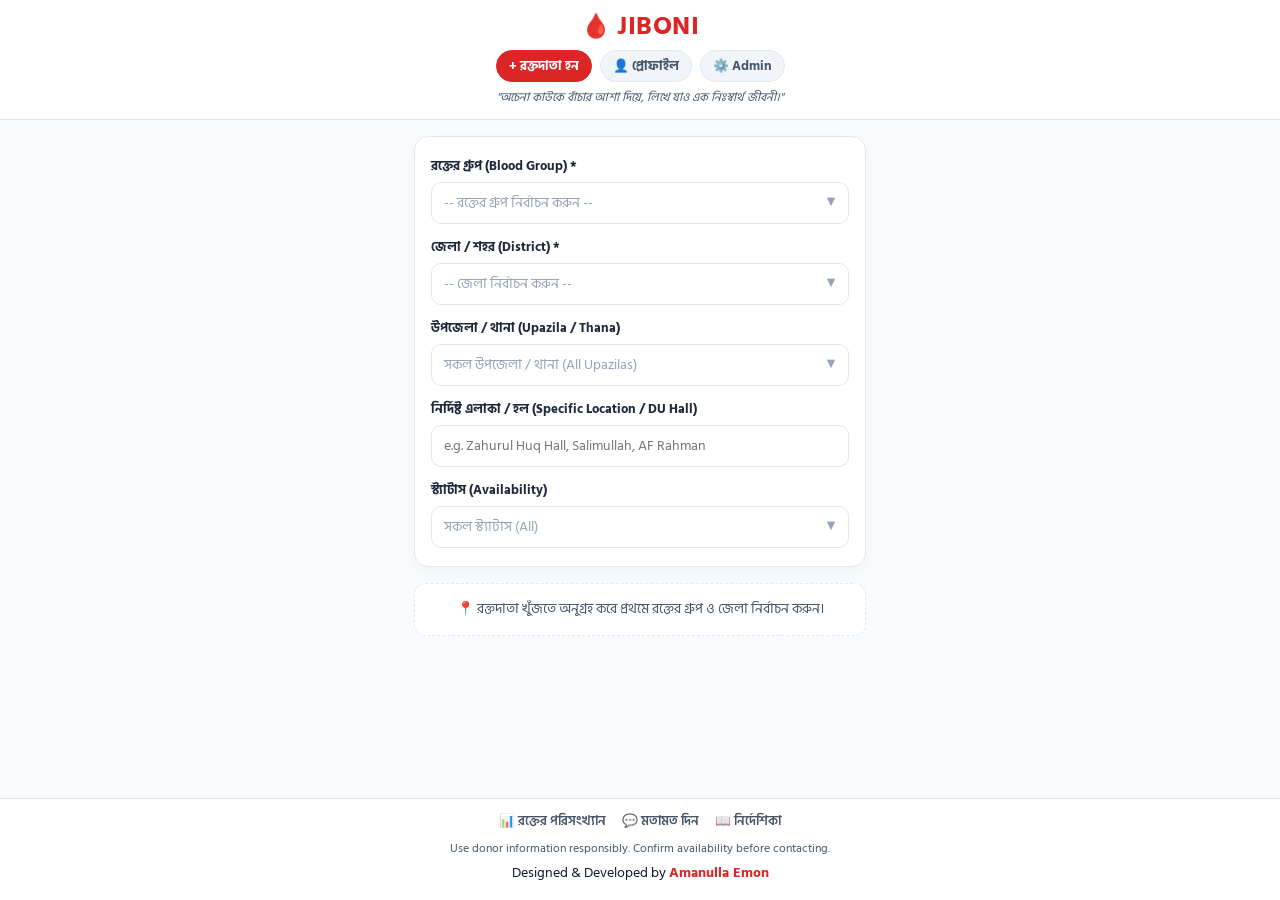
<file: index.html>
<!DOCTYPE html>
<html lang="bn">
<head>
  <meta charset="UTF-8" />
  <meta name="viewport" content="width=device-width, initial-scale=1.0, maximum-scale=1.0, user-scalable=no, interactive-widget=resizes-content" />
  <title>JIBONI - জীবন বাঁচুক ভালোবাসায়</title>
  <style>
    @import url('https://fonts.googleapis.com/css2?family=Plus+Jakarta+Sans:wght@500;600;700;800&family=Hind+Siliguri:wght@500;600;700&display=swap');

    :root {
      --primary: #dc2626;
      --primary-hover: #b91c1c;
      --primary-light: #fee2e2;
      --success: #15803d;
      --success-light: #dcfce7;
      --warning: #b45309;
      --warning-light: #fef3c7;
      --info: #0284c7;
      --info-light: #e0f2fe;
      --slate-50: #f8fafc;
      --slate-100: #f1f5f9;
      --slate-200: #e2e8f0;
      --slate-400: #94a3b8;
      --slate-600: #475569;
      --slate-800: #1e293b;
      --slate-900: #0f172a;
    }

    * {
      margin: 0;
      padding: 0;
      box-sizing: border-box;
      font-family: 'Hind Siliguri', 'Plus Jakarta Sans', sans-serif;
      -webkit-tap-highlight-color: transparent;
    }

    body {
      background: var(--slate-50);
      color: var(--slate-800);
      min-height: 100vh;
      display: flex;
      flex-direction: column;
    }

    .site-header {
      background: #ffffff;
      padding: 14px 16px 12px;
      border-bottom: 1px solid var(--slate-200);
      text-align: center;
      width: 100%;
    }

    .header-inner {
      max-width: 480px;
      margin: 0 auto;
    }

    .brand-row {
      margin-bottom: 8px;
    }

    .brand-logo {
      display: inline-flex;
      align-items: center;
      justify-content: center;
      gap: 6px;
      text-decoration: none;
    }

    .blood-drop {
      font-size: 1.5rem;
      line-height: 1;
    }

    .brand-name {
      font-size: 1.6rem;
      font-weight: 800;
      color: var(--primary);
      letter-spacing: 0.5px;
      line-height: 1;
    }

    .nav-btn-row {
      display: flex;
      justify-content: center;
      align-items: center;
      gap: 8px;
      margin-bottom: 6px;
      flex-wrap: wrap;
    }

    .btn-chip {
      padding: 5px 12px;
      border-radius: 20px;
      font-size: 0.8rem;
      font-weight: 700;
      text-decoration: none;
      display: inline-flex;
      align-items: center;
      gap: 4px;
      border: 1px solid var(--slate-200);
      background: var(--slate-100);
      color: var(--slate-600);
      cursor: pointer;
    }

    .btn-chip-red {
      background: var(--primary);
      color: #ffffff !important;
      border-color: var(--primary);
    }

    .brand-slogan {
      font-size: 0.74rem;
      color: var(--slate-600);
      font-style: italic;
    }

    .app-main {
      flex: 1;
      max-width: 480px;
      width: 100%;
      margin: 0 auto;
      padding: 16px 14px 30px;
    }

    .filter-card {
      background: #ffffff;
      border: 1px solid var(--slate-200);
      border-radius: 14px;
      padding: 18px 16px;
      box-shadow: 0 4px 14px rgba(0, 0, 0, 0.03);
      margin-bottom: 16px;
    }

    .input-group {
      margin-bottom: 12px;
      text-align: left;
    }

    .input-group:last-child {
      margin-bottom: 0;
    }

    .field-label {
      display: block;
      font-size: 0.82rem;
      font-weight: 700;
      color: var(--slate-800);
      margin-bottom: 5px;
    }

    .text-input,
    .custom-select-trigger {
      width: 100%;
      height: 42px;
      padding: 0 12px;
      background: #ffffff;
      border: 1px solid var(--slate-200);
      border-radius: 10px;
      font-size: 0.88rem;
      color: var(--slate-800);
      outline: none;
      display: flex;
      align-items: center;
      justify-content: space-between;
      cursor: pointer;
      user-select: none;
      transition: all 0.2s;
    }

    .text-input:focus,
    .custom-select-trigger:focus,
    .custom-select-trigger.active {
      border-color: var(--primary);
      box-shadow: 0 0 0 2px rgba(220, 38, 38, 0.1);
    }

    .select-arrow {
      font-size: 0.7rem;
      color: var(--slate-400);
    }

    .results-notice {
      background: #ffffff;
      border: 1px dashed var(--slate-200);
      border-radius: 12px;
      padding: 16px;
      text-align: center;
      color: var(--slate-600);
      font-size: 0.86rem;
      line-height: 1.4;
    }

    .donor-card {
      background: #ffffff;
      border: 1px solid var(--slate-200);
      border-radius: 14px;
      padding: 16px;
      margin-bottom: 12px;
      box-shadow: 0 2px 8px rgba(0, 0, 0, 0.02);
    }

    .donor-header {
      display: flex;
      justify-content: space-between;
      align-items: center;
      margin-bottom: 8px;
    }

    .donor-name {
      font-size: 1.05rem;
      font-weight: 800;
      color: var(--slate-900);
    }

    .blood-badge {
      background: #fff1f2;
      color: var(--primary);
      border: 1px solid #ffe4e6;
      font-weight: 800;
      font-size: 0.85rem;
      padding: 2px 10px;
      border-radius: 8px;
    }

    /* STRICT 120px LABEL WIDTH FOR PERFECT COLON ALIGNMENT */
    .donor-meta {
      display: flex;
      flex-direction: column;
      gap: 6px;
      font-size: 0.82rem;
      color: var(--slate-600);
      margin-bottom: 12px;
    }

    .meta-row {
      display: flex;
      align-items: flex-start;
      line-height: 1.45;
    }

    .detail-label-wrap {
      width: 120px;
      min-width: 120px;
      max-width: 120px;
      font-weight: 700;
      color: var(--slate-800);
      display: flex;
      justify-content: space-between;
      align-items: center;
      padding-right: 6px;
      flex-shrink: 0;
      white-space: nowrap;
    }

    .detail-val {
      flex: 1;
      color: var(--slate-800);
      word-break: break-word;
    }

    .status-chip {
      display: inline-flex;
      align-items: center;
      gap: 4px;
      font-weight: 700;
      padding: 2px 8px;
      border-radius: 6px;
      font-size: 0.74rem;
    }

    .status-avail {
      background: var(--success-light);
      color: var(--success);
    }

    .status-rest {
      background: var(--warning-light);
      color: var(--warning);
    }

    /* PROPER SPACING BETWEEN CALL & REPORT BUTTONS */
    .donor-actions-row {
      display: flex;
      gap: 12px;
      border-top: 1px solid var(--slate-100);
      padding-top: 12px;
    }

    .call-btn {
      flex: 1.5;
      height: 40px;
      background: var(--primary);
      color: #ffffff;
      border: none;
      border-radius: 10px;
      font-size: 0.86rem;
      font-weight: 700;
      display: inline-flex;
      align-items: center;
      justify-content: center;
      gap: 6px;
      text-decoration: none;
      box-shadow: 0 4px 12px rgba(220, 38, 38, 0.2);
    }

    .report-btn {
      flex: 1;
      height: 40px;
      background: #ffffff;
      color: var(--warning);
      border: 1px solid #fde68a;
      border-radius: 10px;
      font-size: 0.84rem;
      font-weight: 700;
      cursor: pointer;
      display: inline-flex;
      align-items: center;
      justify-content: center;
      gap: 4px;
      box-shadow: 0 2px 6px rgba(0,0,0,0.02);
    }

    /* JIBONI ICONIC REPORT MODAL POPUP */
    .custom-report-overlay {
      position: fixed;
      inset: 0;
      background: rgba(15, 23, 42, 0.6);
      backdrop-filter: blur(4px);
      z-index: 5000;
      display: none;
      align-items: center;
      justify-content: center;
      padding: 16px;
    }

    .custom-report-box {
      background: #ffffff;
      border-radius: 20px;
      padding: 24px 20px;
      max-width: 340px;
      width: 100%;
      box-shadow: 0 14px 35px rgba(220, 38, 38, 0.15);
      border-top: 4px solid var(--primary);
      animation: scaleIn 0.2s ease-out;
      text-align: left;
    }

    @keyframes scaleIn {
      from { transform: scale(0.92); opacity: 0; }
      to { transform: scale(1); opacity: 1; }
    }

    .report-title {
      font-size: 1.1rem;
      font-weight: 800;
      color: var(--slate-900);
      margin-bottom: 10px;
    }

    .report-options-list {
      font-size: 0.82rem;
      color: var(--slate-700);
      background: var(--slate-50);
      border: 1px solid var(--slate-200);
      border-radius: 12px;
      padding: 12px;
      margin-bottom: 14px;
      line-height: 1.6;
    }

    /* JIBONI ICONIC RED & WHITE ALERT MODAL */
    .custom-alert-overlay {
      position: fixed;
      inset: 0;
      background: rgba(15, 23, 42, 0.6);
      backdrop-filter: blur(4px);
      z-index: 6000;
      display: none;
      align-items: center;
      justify-content: center;
      padding: 16px;
    }

    .custom-alert-box {
      background: #ffffff;
      border-radius: 20px;
      padding: 24px 20px;
      max-width: 340px;
      width: 100%;
      box-shadow: 0 14px 35px rgba(220, 38, 38, 0.15);
      text-align: center;
      border-top: 4px solid var(--primary);
      animation: scaleIn 0.2s ease-out;
    }

    .custom-alert-title {
      font-size: 1.1rem;
      font-weight: 800;
      color: var(--slate-900);
      margin-bottom: 8px;
    }

    .custom-alert-msg {
      font-size: 0.88rem;
      color: var(--slate-600);
      margin-bottom: 20px;
      line-height: 1.5;
    }

    .custom-alert-btn {
      width: 100%;
      height: 42px;
      background: var(--primary);
      color: #ffffff;
      border: none;
      border-radius: 10px;
      font-size: 0.9rem;
      font-weight: 700;
      cursor: pointer;
      box-shadow: 0 4px 12px rgba(220, 38, 38, 0.25);
    }

    /* CUSTOM KEYBOARD-SAFE BOTTOM-SHEET MODALS */
    .custom-modal-backdrop {
      position: fixed;
      inset: 0;
      background: rgba(15, 23, 42, 0.55);
      backdrop-filter: blur(4px);
      z-index: 2000;
      display: none;
      align-items: flex-end;
      justify-content: center;
      overscroll-behavior: contain;
    }

    .custom-modal-sheet {
      background: #ffffff;
      width: 100%;
      max-width: 480px;
      height: 82vh;
      height: 82dvh;
      border-top-left-radius: 20px;
      border-top-right-radius: 20px;
      display: flex;
      flex-direction: column;
      box-shadow: 0 -8px 24px rgba(0, 0, 0, 0.15);
      animation: slideUp 0.22s ease-out;
      overflow: hidden;
    }

    @keyframes slideUp {
      from { transform: translateY(100%); }
      to { transform: translateY(0); }
    }

    .modal-fixed-top {
      padding: 16px 16px 10px;
      background: #ffffff;
      border-bottom: 1px solid var(--slate-100);
      flex-shrink: 0;
    }

    .modal-sheet-header {
      display: flex;
      justify-content: space-between;
      align-items: center;
      margin-bottom: 10px;
    }

    .modal-sheet-title {
      font-size: 1rem;
      font-weight: 800;
      color: var(--slate-900);
    }

    .modal-sheet-close {
      background: var(--slate-100);
      border: none;
      width: 32px;
      height: 32px;
      border-radius: 50%;
      font-size: 1.1rem;
      cursor: pointer;
      color: var(--slate-600);
      display: inline-flex;
      align-items: center;
      justify-content: center;
    }

    .modal-sheet-list {
      overflow-y: auto;
      flex: 1;
      padding: 10px 16px 30px;
      display: flex;
      flex-direction: column;
      gap: 6px;
      -webkit-overflow-scrolling: touch;
    }

    .modal-item-btn {
      width: 100%;
      text-align: left;
      padding: 11px 14px;
      border-radius: 10px;
      border: 1px solid var(--slate-200);
      background: #ffffff;
      font-size: 0.9rem;
      font-weight: 600;
      color: var(--slate-800);
      cursor: pointer;
      display: flex;
      justify-content: space-between;
      align-items: center;
      transition: all 0.15s;
    }

    .modal-item-btn:hover,
    .modal-item-btn.selected {
      background: var(--primary-light);
      border-color: var(--primary);
      color: var(--primary);
    }

    .modal-group-title {
      font-size: 0.78rem;
      font-weight: 800;
      color: var(--slate-400);
      padding: 10px 4px 4px;
      text-transform: uppercase;
      letter-spacing: 0.5px;
    }

    .site-footer {
      background: #ffffff;
      border-top: 1px solid var(--slate-200);
      padding: 12px 16px 16px;
      text-align: center;
      margin-top: auto;
      width: 100%;
    }

    .footer-nav {
      display: flex;
      justify-content: center;
      gap: 16px;
      font-size: 0.8rem;
      margin-bottom: 8px;
    }

    .footer-nav a {
      color: var(--slate-600);
      text-decoration: none;
      font-weight: 600;
    }

    .footer-nav a:hover {
      color: var(--primary);
    }

    .footer-disclaimer {
      font-size: 0.72rem;
      color: var(--slate-600);
      margin-bottom: 3px;
    }

    .footer-credit {
      font-size: 0.88rem;
      color: var(--slate-900);
    }

    .footer-credit a {
      color: var(--primary);
      font-size: 0.88rem;
      font-weight: 800;
      text-decoration: none;
    }

    .footer-credit a:hover {
      text-decoration: underline;
    }
  </style>
</head>
<body>

  <header class="site-header">
    <div class="header-inner">
      <div class="brand-row">
        <a href="index.html" class="brand-logo">
          <span class="blood-drop">🩸</span>
          <span class="brand-name">JIBONI</span>
        </a>
      </div>

      <div class="nav-btn-row">
        <a href="register.html" class="btn-chip btn-chip-red">+ রক্তদাতা হন</a>
        <a href="update-profile.html" class="btn-chip">👤 প্রোফাইল</a>
        <a href="admin.html" class="btn-chip">⚙️ Admin</a>
      </div>

      <p class="brand-slogan">"অচেনা কাউকে বাঁচার আশা দিয়ে, লিখে যাও এক নিঃস্বার্থ জীবনী।"</p>
    </div>
  </header>

  <main class="app-main">
    <div class="filter-card">

      <!-- রক্তের গ্রুপ (বাধ্যতামূলক) -->
      <div class="input-group">
        <label class="field-label">রক্তের গ্রুপ (Blood Group) *</label>
        <div class="custom-select-trigger" id="bloodTrigger" onclick="openPicker('blood')">
          <span id="bloodDisplay" style="color: var(--slate-400);">-- রক্তের গ্রুপ নির্বাচন করুন --</span>
          <span class="select-arrow">▼</span>
        </div>
        <input type="hidden" id="filterBlood" value="" />
      </div>

      <!-- ৬৪ জেলা (বাধ্যতামূলক) -->
      <div class="input-group">
        <label class="field-label">জেলা / শহর (District) *</label>
        <div class="custom-select-trigger" id="districtTrigger" onclick="openPicker('district')">
          <span id="districtDisplay" style="color: var(--slate-400);">-- জেলা নির্বাচন করুন --</span>
          <span class="select-arrow">▼</span>
        </div>
        <input type="hidden" id="filterDistrict" value="" />
      </div>

      <!-- উপজেলা / থানা -->
      <div class="input-group">
        <label class="field-label">উপজেলা / থানা (Upazila / Thana)</label>
        <div class="custom-select-trigger" id="upazilaTrigger" onclick="openPicker('upazila')">
          <span id="upazilaDisplay" style="color: var(--slate-400);">সকল উপজেলা / থানা (All Upazilas)</span>
          <span class="select-arrow">▼</span>
        </div>
        <input type="hidden" id="filterUpazila" value="" />
      </div>

      <!-- নির্দিষ্ট এলাকা / হল -->
      <div class="input-group">
        <label class="field-label" for="filterLocation">নির্দিষ্ট এলাকা / হল (Specific Location / DU Hall)</label>
        <input type="text" id="filterLocation" class="text-input" placeholder="e.g. Zahurul Huq Hall, Salimullah, AF Rahman" onkeyup="handleLocationInput()" />
      </div>

      <!-- প্রাপ্যতা স্ট্যাটাস -->
      <div class="input-group">
        <label class="field-label">স্ট্যাটাস (Availability)</label>
        <div class="custom-select-trigger" id="availTrigger" onclick="openPicker('avail')">
          <span id="availDisplay" style="color: var(--slate-400); font-weight: normal;">সকল স্ট্যাটাস (All)</span>
          <span class="select-arrow">▼</span>
        </div>
        <input type="hidden" id="filterAvail" value="All" />
      </div>
    </div>

    <!-- ফলাফল বা নির্দেশনা নোটিশ -->
    <div id="resultsWrapper">
      <div class="results-notice">
        📍 রক্তদাতা খুঁজতে অনুগ্রহ করে প্রথমে রক্তের গ্রুপ ও জেলা নির্বাচন করুন।
      </div>
    </div>
  </main>

  <!-- CUSTOM BOTTOM-SHEET MODAL -->
  <div id="customPickerModal" class="custom-modal-backdrop" onclick="closePickerOnBackdrop(event)">
    <div class="custom-modal-sheet" id="modalSheetContent">
      <div class="modal-fixed-top">
        <div class="modal-sheet-header">
          <h3 class="modal-sheet-title" id="modalTitle">নির্বাচন করুন</h3>
          <button type="button" class="modal-sheet-close" onclick="closePicker()">✕</button>
        </div>
        <div class="modal-sheet-search" id="modalSearchWrap">
          <input type="text" id="modalSearchInput" class="text-input" placeholder="এখানে খুঁজুন..." onkeyup="filterModalItems()" autocomplete="off" />
        </div>
      </div>
      <div class="modal-sheet-list" id="modalListContainer"></div>
    </div>
  </div>

  <!-- JIBONI ICONIC REPORT MODAL POPUP -->
  <div id="customReportModal" class="custom-report-overlay">
    <div class="custom-report-box">
      <h3 class="report-title" id="reportModalDonorName">রিপোর্ট করুন</h3>
      <div class="report-options-list">
        <b>রক্তদাতার বিষয়ে রিপোর্ট জানান:</b><br>
        1. রক্ত দিয়ে ফেলেছেন (অপ্রাপ্য)<br>
        2. ফোন বন্ধ / ধরছেন না<br>
        3. ভুল নম্বর / অস্তিত্ব নেই<br>
        4. অন্যান্য (বিস্তারিত লিখুন)
      </div>
      <div style="margin-bottom: 12px;">
        <label style="font-size: 0.78rem; font-weight: 700; display: block; margin-bottom: 4px;">(কারণ বা নম্বর লিখুন):</label>
        <input type="text" id="reportReasonInput" class="text-input" placeholder="যেমন: 1 অথবা রক্ত দিয়ে ফেলেছেন" style="height: 38px;" />
      </div>
      <div style="display: flex; gap: 8px;">
        <button type="button" class="report-btn" style="background:#ffffff; color:var(--slate-600); border-color:var(--slate-200);" onclick="closeReportModal()">বাতিল</button>
        <button type="button" class="call-btn" style="height: 38px; font-size: 0.84rem; flex:1;" onclick="submitDonorReport()">সাবমিট</button>
      </div>
    </div>
  </div>

  <!-- JIBONI ICONIC RED & WHITE ALERT MODAL -->
  <div id="customAlertModal" class="custom-alert-overlay">
    <div class="custom-alert-box">
      <h3 class="custom-alert-title" id="customAlertTitle">সতর্কবার্তা</h3>
      <p class="custom-alert-msg" id="customAlertMsg">বার্তা...</p>
      <button type="button" class="custom-alert-btn" onclick="closeCustomAlert()">ঠিক আছে</button>
    </div>
  </div>

  <footer class="site-footer">
    <div class="footer-nav">
      <a href="stats.html">📊 রক্তের পরিসংখ্যান</a>
      <a href="feedback.html">💬 মতামত দিন</a>
      <a href="guidelines.html">📖 নির্দেশিকা</a>
    </div>
    <p class="footer-disclaimer">Use donor information responsibly. Confirm availability before contacting.</p>
    <p class="footer-credit">Designed & Developed by <a href="developer.html">Amanulla Emon</a></p>
  </footer>

  <script>
    var currentPickerMode = "";
    var selectedReportingDonor = null;
    var bloodGroupsList = ["A+", "A-", "B+", "B-", "AB+", "AB-", "O+", "O-"];

    var districtsList = [
      { category: "ঢাকা বিভাগ", name: "Dhaka", label: "ঢাকা (Dhaka)" },
      { category: "ঢাকা বিভাগ", name: "Gazipur", label: "গাজীপুর (Gazipur)" },
      { category: "ঢাকা বিভাগ", name: "Narayanganj", label: "নারায়ণগঞ্জ (Narayanganj)" },
      { category: "ঢাকা বিভাগ", name: "Tangail", label: "টাঙ্গাইল (Tangail)" },
      { category: "ঢাকা বিভাগ", name: "Kishoreganj", label: "কিশোরগঞ্জ (Kishoreganj)" },
      { category: "ঢাকা বিভাগ", name: "Manikganj", label: "মানিকগঞ্জ (Manikganj)" },
      { category: "ঢাকা বিভাগ", name: "Munshiganj", label: "মুন্সীগঞ্জ (Munshiganj)" },
      { category: "ঢাকা বিভাগ", name: "Narsingdi", label: "নরসিংদী (Narsingdi)" },
      { category: "ঢাকা বিভাগ", name: "Faridpur", label: "ফরিদপুর (Faridpur)" },
      { category: "ঢাকা বিভাগ", name: "Gopalganj", label: "গোপালগঞ্জ (Gopalganj)" },
      { category: "ঢাকা বিভাগ", name: "Madaripur", label: "মাদারীপুর (Madaripur)" },
      { category: "ঢাকা বিভাগ", name: "Rajbari", label: "রাজবাড়ী (Rajbari)" },
      { category: "ঢাকা বিভাগ", name: "Shariatpur", label: "শরীয়তপুর (Shariatpur)" },

      { category: "চট্টগ্রাম বিভাগ", name: "Chattogram", label: "চট্টগ্রাম (Chattogram)" },
      { category: "চট্টগ্রাম বিভাগ", name: "Cox's Bazar", label: "কক্সবাজার (Cox's Bazar)" },
      { category: "চট্টগ্রাম বিভাগ", name: "Cumilla", label: "কুমিল্লা (Cumilla)" },
      { category: "চট্টগ্রাম বিভাগ", name: "Feni", label: "ফেনী (Feni)" },
      { category: "চট্টগ্রাম বিভাগ", name: "Brahmanbaria", label: "ব্রাহ্মণবাড়িয়া (Brahmanbaria)" },
      { category: "চট্টগ্রাম বিভাগ", name: "Noakhali", label: "নোয়াখালী (Noakhali)" },
      { category: "চট্টগ্রাম বিভাগ", name: "Chandpur", label: "চাঁদপুর (Chandpur)" },
      { category: "চট্টগ্রাম বিভাগ", name: "Lakshmipur", label: "লক্ষ্মীপুর (Lakshmipur)" },
      { category: "চট্টগ্রাম বিভাগ", name: "Bandarban", label: "বান্দরবান (Bandarban)" },
      { category: "চট্টগ্রাম বিভাগ", name: "Khagrachhari", label: "খাগড়াছড়ি (Khagrachhari)" },
      { category: "চট্টগ্রাম বিভাগ", name: "Rangamati", label: "রাঙ্গামাটি (Rangamati)" },

      { category: "রাজশাহী বিভাগ", name: "Rajshahi", label: "রাজশাহী (Rajshahi)" },
      { category: "রাজশাহী বিভাগ", name: "Bogura", label: "বগুড়া (Bogura)" },
      { category: "রাজশাহী বিভাগ", name: "Pabna", label: "পাবনা (Pabna)" },
      { category: "রাজশাহী বিভাগ", name: "Sirajganj", label: "সিরাজগঞ্জ (Sirajganj)" },
      { category: "রাজশাহী বিভাগ", name: "Naogaon", label: "নওগাঁ (Naogaon)" },
      { category: "রাজশাহী বিভাগ", name: "Natore", label: "নাটোর (Natore)" },
      { category: "রাজশাহী বিভাগ", name: "Chapai Nawabganj", label: "চাঁপাইনবাবগঞ্জ (Chapai Nawabganj)" },
      { category: "রাজশাহী বিভাগ", name: "Joypurhat", label: "জয়পুরহাট (Joypurhat)" },

      { category: "খুলনা বিভাগ", name: "Khulna", label: "খুলনা (Khulna)" },
      { category: "খুলনা বিভাগ", name: "Jashore", label: "যশোর (Jashore)" },
      { category: "খুলনা বিভাগ", name: "Kushtia", label: "কুষ্টিয়া (Kushtia)" },
      { category: "খুলনা বিভাগ", name: "Satkhira", label: "সাতক্ষীরা (Satkhira)" },
      { category: "খুলনা বিভাগ", name: "Bagerhat", label: "বাগেরহাট (Bagerhat)" },
      { category: "খুলনা বিভাগ", name: "Jhenaidah", label: "ঝিনাইদহ (Jhenaidah)" },
      { category: "খুলনা বিভাগ", name: "Chuadanga", label: "চুয়াডাঙ্গা (Chuadanga)" },
      { category: "খুলনা বিভাগ", name: "Magura", label: "মাগুরা (Magura)" },
      { category: "খুলনা বিভাগ", name: "Meherpur", label: "মেহেরপুর (Meherpur)" },
      { category: "খুলনা বিভাগ", name: "Narail", label: "নড়াইল (Narail)" },

      { category: "বরিশাল বিভাগ", name: "Barishal", label: "বরিশাল (Barishal)" },
      { category: "বরিশাল বিভাগ", name: "Bhola", label: "ভোলা (Bhola)" },
      { category: "বরিশাল বিভাগ", name: "Patuakhali", label: "পটুয়াখালী (Patuakhali)" },
      { category: "বরিশাল বিভাগ", name: "Pirojpur", label: "পিরোজপুর (Pirojpur)" },
      { category: "বরিশাল বিভাগ", name: "Barguna", label: "বরগুনা (Barguna)" },
      { category: "বরিশাল বিভাগ", name: "Jhalokati", label: "ঝালকাঠি (Jhalokati)" },

      { category: "সিলেট বিভাগ", name: "Sylhet", label: "সিলেট (Sylhet)" },
      { category: "সিলেট বিভাগ", name: "Moulvibazar", label: "মৌলভীবাজার (Moulvibazar)" },
      { category: "সিলেট বিভাগ", name: "Habiganj", label: "হবিগঞ্জ (Habiganj)" },
      { category: "সিলেট বিভাগ", name: "Sunamganj", label: "সুনামগঞ্জ (Sunamganj)" },

      { category: "রংপুর বিভাগ", name: "Rangpur", label: "রংপুর (Rangpur)" },
      { category: "রংপুর বিভাগ", name: "Dinajpur", label: "দিনাজপুর (Dinajpur)" },
      { category: "রংপুর বিভাগ", name: "Nilphamari", label: "নীলফামারী (Nilphamari)" },
      { category: "রংপুর বিভাগ", name: "Kurigram", label: "কুড়িগ্রাম (Kurigram)" },
      { category: "রংপুর বিভাগ", name: "Gaibandha", label: "গাইবান্ধা (Gaibandha)" },
      { category: "রংপুর বিভাগ", name: "Lalmonirhat", label: "লালমনিরহাট (Lalmonirhat)" },
      { category: "রংপুর বিভাগ", name: "Panchagarh", label: "পঞ্চগড় (Panchagarh)" },
      { category: "রংপুর বিভাগ", name: "Thakurgaon", label: "ঠাকুরগাঁও (Thakurgaon)" },

      { category: "ময়মনসিংহ বিভাগ", name: "Mymensingh", label: "ময়মনসিংহ (Mymensingh)" },
      { category: "ময়মনসিংহ বিভাগ", name: "Jamalpur", label: "জামালপুর (Jamalpur)" },
      { category: "ময়মনসিংহ বিভাগ", name: "Netrokona", label: "নেত্রকোণা (Netrokona)" },
      { category: "ময়মনসিংহ বিভাগ", name: "Sherpur", label: "শেরপুর (Sherpur)" }
    ];

    var upazilaDatabase = {
      "Dhaka": ["ধানমন্ডি (Dhanmondi)", "মিরপুর (Mirpur)", "গুলশান (Gulshan)", "উত্তরা (Uttara)", "মোহাম্মদপুর (Mohammadpur)", "শাহবাগ / ঢাবি (Shahbagh / DU)", "মতিঝিল (Motijheel)", "পল্টন (Paltan)", "তেজগাঁও (Tejgaon)", "সাভার (Savar)", "ধামরাই (Dhamrai)", "কেরানীগঞ্জ (Keraniganj)", "নবাবগঞ্জ (Nawabganj)", "দোহার (Dohar)"],
      "Gazipur": ["গাজীপুর সদর (Sadar)", "টঙ্গী (Tongi)", "কালিয়াকৈর (Kaliakair)", "শ্রীপুর (Sreepur)", "কাপাসিয়া (Kapasia)", "কালীগঞ্জ (Kaliganj)"],
      "Narayanganj": ["নারায়ণগঞ্জ সদর (Sadar)", "সোনারগাঁও (Sonargaon)", "রূপগঞ্জ (Rupganj)", "আড়াইহাজার (Araihazar)", "বন্দর (Bandar)"],
      "Tangail": ["টাঙ্গাইল সদর (Sadar)", "মির্জাপুর (Mirzapur)", "ঘাটাইল (Ghatail)", "মধুপুর (Madhupur)", "কালিহাতী (Kalihati)", "গোপালপুর (Gopalpur)", "সখিপুর (Sakhipur)", "নাগরপুর (Nagarpur)", "দেলদুয়ার (Delduar)", "ভূঞাপুর (Bhuapur)", "বাসাইল (Basail)", "ধনবাড়ী (Dhanbari)"],
      "Kishoreganj": ["কিশোরগঞ্জ সদর (Sadar)", "ভৈরব (Bhairab)", "বাজিতপুর (Bajitpur)", "কটিয়াদী (Katiadi)", "করিমগঞ্জ (Karimganj)", "নিকলী (Nikli)", "কুলিয়ারচর (Kuliarchar)", "হোসেনপুর (Hossainpur)", "ইটনা (Itna)", "মিঠামইন (Mithamain)", "অষ্টগ্রাম (Austagram)", "পাকুন্দিয়া (Pakundia)", "তাড়াইল (Tarail)"],
      "Manikganj": ["মানিকগঞ্জ সদর (Sadar)", "সিংগাইর (Singair)", "শিবালয় (Shibalaya)", "সাটুরিয়া (Saturia)", "হরিরামপুর (Harirampur)", "ঘিওর (Ghior)", "দৌলতপুর (Daulatpur)"],
      "Munshiganj": ["মুন্সীগঞ্জ সদর (Sadar)", "শ্রীনগর (Sreenagar)", "সিরাজদিখান (Sirajdikhan)", "লৌহজং (Lohajang)", "গজারিয়া (Gazaria)", "টংগিবাড়ী (Tongibari)"],
      "Narsingdi": ["নরসিংদী সদর (Sadar)", "রায়পুরা (Raipura)", "শিবপুর (Shibpur)", "বেলাবো (Belabo)", "মনোহরদী (Monohardi)", "পলাশ (Palash)"],
      "Faridpur": ["ফরিদপুর সদর (Sadar)", "বোয়ালমারী (Boalmari)", "ভাঙ্গা (Bhanga)", "মধুখালী (Madhukhali)", "নগরকান্দা (Nagarkanda)", "আলফাডাঙ্গা (Alfadanga)", "সদরপুর (Sadarpur)", "চরভদ্রাসন (Charbhadrasan)", "সালথা (Saltha)"],
      "Gopalganj": ["গোপালগঞ্জ সদর (Sadar)", "টুঙ্গিপাড়া (Tungipara)", "কোটালীপাড়া (Kotalipara)", "কাশিয়ানী (Kashiani)", "মুকসুদপুর (Muksudpur)"],
      "Madaripur": ["মাদারীপুর সদর (Sadar)", "শিবচর (Sibchar)", "কালকিনি (Kalkini)", "রাজৈর (Rajoir)", "ডাসার (Dasar)"],
      "Rajbari": ["রাজবাড়ী সদর (Sadar)", "পাংশা (Pangsha)", "কালুখালী (Kalukhali)", "বালিয়াকান্দি (Baliakandi)", "গোয়ালন্দ (Goalanda)"],
      "Shariatpur": ["শরীয়তপুর সদর (Sadar)", "জাজিরা (Zajira)", "নড়িয়া (Naria)", "ভেদরগঞ্জ (Bhedarganj)", "ডামুড্যা (Damudya)", "গোসাইরহাট (Gosairhat)"],
      "Chattogram": ["কোতোয়ালী (Kotwali)", "পাঁচলাইশ (Panchlaish)", "খুলশী (Khulshi)", "পাহাড়তলী (Pahartali)", "হালিশহর (Halishahar)", "পতেঙ্গা (Patenga)", "হাটহাজারী (Hathazari)", "রাউজান (Raozan)", "ফটিকছড়ি (Fatikchhari)", "বোয়ালখালী (Boalkhali)", "পটিয়া (Patiya)", "আনোয়ারা (Anwara)", "সীতাকুণ্ড (Sitakunda)", "মীরসরাই (Mirsarai)", "চন্দনাইশ (Chandanpukur)", "সাতকানিয়া (Satkania)", "লোহাগাড়া (Lohagara)", "বাঁশখালী (Banshkhali)", "সন্দ্বীপ (Sandwip)"],
      "Cox's Bazar": ["কক্সবাজার সদর (Sadar)", "উখিয়া (Ukhiya)", "টেকনাফ (Teknaf)", "রামু (Ramu)", "চকরিয়া (Chakaria)", "মহেশখালী (Maheshkhali)", "পেকুয়া (Pekua)", "কুতুবদিয়া (Kutubdia)"],
      "Cumilla": ["কুমিল্লা আদর্শ সদর (Adarsha Sadar)", "লাকসাম (Laksam)", "দেবীদ্বার (Debidwar)", "দাউদকান্দি (Daudkandi)", "চান্দিনা (Chandina)", "মুরাদনগর (Muradnagar)", "চৌদ্দগ্রাম (Chauddagram)", "বরুড়া (Barura)", "বুড়িচং (Burichang)", "ব্রাহ্মণপাড়া (Brahmanpara)", "হোমনা (Homna)", "মেঘনা (Meghna)", "তিতাস (Titas)", "মনোহরগঞ্জ (Monoharganj)"],
      "Feni": ["ফেনী সদর (Sadar)", "দাগনভূঞা (Daganbhuiyan)", "সোনাগাজী (Sonagazi)", "ছাগলনাইয়া (Chhagalnaiya)", "পরশুরাম (Parshuram)", "ফুলগাজী (Fulgazi)"],
      "Brahmanbaria": ["ব্রাহ্মণবাড়িয়া সদর (Sadar)", "আশুগঞ্জ (Ashuganj)", "সরাইল (Sarail)", "কসবা (Kasba)", "নবীনগর (Nabinagar)", "আখাউড়া (Akhaura)", "নাসিরনগর (Nasirnagar)", "বাঞ্ছারামপুর (Bancharampur)", "বিজয়নগর (Bijoynagar)"],
      "Noakhali": ["নোয়াখালী সদর / সুধারাম (Sadar)", "বেগমগঞ্জ (Begumganj)", "চাটখিল (Chatkhil)", "কোম্পানীগঞ্জ (Companiganj)", "হাতিয়া (Hatiya)", "সেনবাগ (Senbagh)", "সোনাইমুড়ী (Sonaimuri)", "সুবর্ণচর (Subarnachar)", "কবিরহাট (Kabirhat)"],
      "Chandpur": ["চাঁদপুর সদর (Sadar)", "হাজীগঞ্জ (Hajiganj)", "শাহরাস্তি (Shahrasti)", "মতলব উত্তর (Matlab North)", "মতলব দক্ষিণ (Matlab South)", "ফরিদগঞ্জ (Faridganj)", "কচুয়া (Kachua)", "হাইমচর (Haimchar)"],
      "Lakshmipur": ["লক্ষ্মীপুর সদর (Sadar)", "রায়পুর (Raipur)", "রামগঞ্জ (Ramganj)", "রামগতি (Ramgati)", "কমলনগর (Kamalnagar)"],
      "Bandarban": ["বান্দরবান সদর (Sadar)", "রুমা (Ruma)", "থানচি (Thanchi)", "রোয়াংছড়ি (Rowangchhari)", "লামা (Lama)", "আলীকদম (Alikadam)", "নাইক্ষ্যংছড়ি (Naikhongchhari)"],
      "Khagrachhari": ["খাগড়াছড়ি সদর (Sadar)", "দীঘিনালা (Dighinala)", "পানছড়ি (Panchhari)", "মহালছড়ি (Mahalchhari)", "মাটিরাঙ্গা (Matiranga)", "মানিকছড়ি (Manikchhari)", "রামগড় (Ramgarh)", "লক্ষ্মীছড়ি (Lakshmichhari)", "গুইমারা (Guimara)"],
      "Rangamati": ["রাঙ্গামাটি সদর (Sadar)", "কাপ্তাই (Kaptai)", "বাঘাইছড়ি (Baghaichhari)", "বরকল (Barkal)", "লংগদু (Langadu)", "নানিয়ারচর (Naniarchar)", "জুরাইছড়ি (Juraichhari)", "কাউখালী (Kawkhali)", "বিলাইছড়ি (Bilaichhari)", "রাজস্থলী (Rajasthali)"],
      "Rajshahi": ["বোয়ালিয়া (Boalia)", "রাজপাড়া (Rajpara)", "মতিহার (Motihar)", "শাহ মখদুম (Shah Makhdum)", "পবা (Paba)", "গোদাগাড়ী (Godagari)", "তানোর (Tanor)", "বাগমারা (Bagmara)", "পুঠিয়া (Puthia)", "চারঘাট (Charghat)", "বাঘা (Bagha)", "মোহনপুর (Mohanpur)", "দুর্গাপুর (Durgapur)"],
      "Bogura": ["বগুড়া সদর (Sadar)", "শেরপুর (Sherpur)", "শিবগঞ্জ (Shibganj)", "ধুনট (Dhunat)", "গাবতলী (Gabtali)", "কাহালু (Kahalu)", "নন্দীগ্রাম (Nandigram)", "সারিয়াকান্দি (Sariakandi)", "সোনাতলা (Sonatala)", "দুপচাঁচিয়া (Dupchanchia)", "আদমদীঘি (Adamdighi)", "শাজাহানপুর (Shajahanpur)"],
      "Pabna": ["পাবনা সদর (Sadar)", "ঈশ্বরদী (Ishwardi)", "সাঁথিয়া (Santhia)", "সুজানগর (Sujanagar)", "বেড়া (Bera)", "চাটমোহর (Chatmohar)", "ফরিদপুর (Faridpur)", "ভাঙ্গুড়া (Bhangura)", "আটঘরিয়া (Atgharia)"],
      "Sirajganj": ["সিরাজগঞ্জ সদর (Sadar)", "উল্লাপাড়া (Ullapara)", "শাহজাদপুর (Shahjadpur)", "বেলকুচি (Belkuchi)", "রায়গঞ্জ (Raiganj)", "তাড়াশ (Tarash)", "কামারখন্দ (Kamarkhanda)", "কাজীপুর (Kazipur)", "চৌহালী (Chauhali)"],
      "Naogaon": ["নওগাঁ সদর (Sadar)", "পত্নীতলা (Patnitala)", "ধামইরহাট (Dhamoirhat)", "মহাদেবপুর (Mohadevpur)", "পোরশা (Porsha)", "সাপাহার (Sapahar)", "বদলগাছী (Badalgachhi)", "মান্দা (Manda)", "আত্রাই (Atrai)", "রাণীনগর (Raninagar)", "নিয়ামতপুর (Niamatpur)"],
      "Natore": ["নাটোর সদর (Sadar)", "সিংড়া (Singra)", "বড়াইগ্রাম (Baraigram)", "গুরুদাসপুর (Gurudaspur)", "লালপুর (Lalpur)", "বাগাতিপাড়া (Bagatipara)", "নলডাঙ্গা (Naldanga)"],
      "Chapai Nawabganj": ["চাঁপাইনবাবগঞ্জ সদর (Sadar)", "শিবগঞ্জ (Shibganj)", "গোমস্তাপুর (Gomastapur)", "নাচোল (Nachole)", "ভোলাহাট (Bholahat)"],
      "Joypurhat": ["জয়পুরহাট সদর (Sadar)", "পাঁচবিবি (Panchbibi)", "কালাই (Kalai)", "ক্ষেতলাল (Khetlal)", "আক্কেলপুর (Akkelpur)"],
      "Khulna": ["খুলনা সদর (Sadar)", "সোনাডাঙ্গা (Sonadanga)", "খালিশপুর (Khalishpur)", "দৌলতপুর (Daulatpur)", "খানজাহান আলী (Khan Jahan Ali)", "ডুমুরিয়া (Dumuria)", "ফুলতলা (Phultala)", "রূপসা (Rupsha)", "তেরখাদা (Terokhada)", "দিঘলিয়া (Dighalia)", "পাইকগাছা (Paikgachha)", "কয়রা (Koyra)", "বটিয়াঘাটা (Batiaghata)", "দাকোপ (Dacope)"],
      "Jashore": ["যশোর সদর (Sadar)", "ঝিকরগাছা (Jhikargachha)", "মণিরামপুর (Manirampur)", "কেশবপুর (Keshabpur)", "শার্শা (Sharsha)", "চৌগাছা (Chowgachha)", "বাঘারপাড়া (Bagherpara)", "অভয়নগর / নওয়াপাড়া (Abhaynagar / Noapara)"],
      "Kushtia": ["কুষ্টিয়া সদর (Sadar)", "কুমারখালী (Kumarkhali)", "মিরপুর (Mirpur)", "ভেড়ামারা (Bheramara)", "দৌলতপুর (Daulatpur)", "খোকসা (Khoksa)"],
      "Satkhira": ["সাতক্ষীরা সদর (Sadar)", "কলারোয়া (Kalaroa)", "তালা (Tala)", "কালীগঞ্জ (Kaliganj)", "শ্যামনগর (Shyamnagar)", "আশাশুনি (Assasuni)", "দেবহাটা (Debhata)"],
      "Bagerhat": ["বাগেরহাট সদর (Sadar)", "মোংলা (Mongla)", "ফকিরহাট (Fakirহাট)", "রামপাল (Rampal)", "কচুয়া (Kachua)", "মোল্লাহাট (Mollahat)", "চিতলমারী (Chitalmari)", "মোরেলগঞ্জ (Morrelganj)", "শরণখোলা (Sarankhola)"],
      "Jhenaidah": ["ঝিনাইদহ সদর (Sadar)", "শৈলকুপা (Shailkupa)", "হরিণাকুণ্ডু (Harinakundu)", "কালীগঞ্জ (Kaliganj)", "কোটচাঁদপুর (Kotchandpur)", "মহেশপুর (Maheshpur)"],
      "Chuadanga": ["চুয়াডাঙ্গা সদর (Sadar)", "আলমডাঙ্গা (Alamdanga)", "দামুড়হুদা (Damurhuda)", "জীবননগর (Jibannagar)"],
      "Magura": ["মাগুরা সদর (Sadar)", "শ্রীপুর (Sreepur)", "শালিখা (Shalikha)", "মহম্মদপুর (Mohammadpur)"],
      "Meherpur": ["মেহেরপুর সদর (Sadar)", "গাংনী (Gangni)", "মুজিবনগর (Mujibnagar)"],
      "Narail": ["নড়াইল সদর (Sadar)", "লোহাগড়া (Lohagara)", "কালিয়া (Kalia)"],
      "Barishal": ["বরিশাল সদর / কোতোয়ালী (Sadar)", "বাকেরগঞ্জ (Bakerganj)", "বাবুগঞ্জ (Babuganj)", "উজিরপুর (Wazirpur)", "গৌরনদী (Gournadi)", "আগৈলঝাড়া (Agailjhara)", "বানারীপাড়া (Banaripara)", "মুলাদী (Muladi)", "মেহেন্দীগঞ্জ (Mehendiganj)", "হিজলা (Hizla)"],
      "Bhola": ["ভোলা সদর (Sadar)", "বোরহানউদ্দিন (Borhanuddin)", "দৌলতখান (Daulatkhan)", "লালমোহন (Lalmohan)", "চরফ্যাশন (Char Fasson)", "তজুমদ্দিন (Tazumuddin)", "মনপুরা (Monpura)"],
      "Patuakhali": ["পটুয়াখালী সদর (Sadar)", "বাউফল (Bauphal)", "গলাচিপা (Galachipa)", "কলাপাড়া / কুয়াকাটা (Kalapara)", "দশমিনা (Dashmina)", "মির্জাগঞ্জ (Mirzaganj)", "দুমকি (Dumki)", "রাঙ্গাবালী (Rangabali)"],
      "Pirojpur": ["পিরোজপুর সদর (Sadar)", "ভাণ্ডারিয়া (Bhandaria)", "মঠবাড়িয়া (Mathbaria)", "নাজিরপুর (Nazirpur)", "নেছারাবাদ / স্বরূপকাঠি (Nesarabad)", "কাউখালী (Kawkhali)", "ইন্দুরকানী / জিয়ানগর (Indurkani)"],
      "Barguna": ["বরগুনা সদর (Sadar)", "আমতলী (Amtali)", "পাথরঘাটা (Patharghata)", "বেতাগী (Betagi)", "বামনা (Bamna)", "তালতলী (Taltali)"],
      "Jhalokati": ["ঝালকাঠি সদর (Sadar)", "নলছিটি (Nalchhiti)", "রাজাপুর (Rajapur)", "কাঠালিয়া (Kathalia)"],
      "Sylhet": ["সিলেট সদর / কোতোয়ালী (Sadar)", "দক্ষিণ সুরমা (South Surma)", "গোলাপগঞ্জ (Golapganj)", "বিয়ানীবাজার (Beanibazar)", "বিশ্বনাথ (Biswanath)", "জৈন্তাপুর (Jaintiapur)", "জকিগঞ্জ (Zakiganj)", "কানাইঘাট (Kanaighat)", "গোয়াইনঘাট (Gowainghat)", "কোম্পানীগঞ্জ (Companiganj)", "ফেঞ্চুগঞ্জ (Fenchuganj)", "বালাগঞ্জ (Balaganj)", "ওসমানীনগর (Osmani Nagar)"],
      "Moulvibazar": ["মৌলভীবাজার সদর (Sadar)", "শ্রীমঙ্গল (Sreemangal)", "কমলগঞ্জ (Kamalganj)", "কুলাউড়া (Kulaura)", "বড়লেখা (Barlekha)", "রাজনগর (Rajnagar)", "জুড়ী (Juri)"],
      "Habiganj": ["হবিগঞ্জ সদর (Sadar)", "মাধবপুর (Madhabpur)", "চুনারুঘাট (Chunarughat)", "বাহুবল (Bahubal)", "নবীগঞ্জ (Nabiganj)", "বানিয়াচং (Baniachong)", "লাখাই (Lakhai)", "আজমিরীগঞ্জ (Ajmiriganj)", "শায়স্তাগঞ্জ (Shayestaganj)"],
      "Sunamganj": ["সুনামগঞ্জ সদর (Sadar)", "জগন্নাথপুর (Jagannathpur)", "ছাতক (Chhatak)", "তাহিরপুর (Tahirpur)", "দেরাই (Derai)", "শাল্লা (Shalla)", "ধর্মপাশা (Dharmapasha)", "জামালগঞ্জ (Jamalগঞ্জ)", "দোয়ারাবাজার (Dowarabazar)", "বিশ্বম্ভরপুর (Bishwamvarpur)", "শান্তিগঞ্জ (Shantiganj)"],
      "Rangpur": ["রংপুর সদর / কোতোয়ালী (Sadar)", "বদরগঞ্জ (Badarganj)", "পীরগঞ্জ (Pirganj)", "পীরগাছা (Pirgachha)", "মিঠাপুকুর (Mithapukur)", "গঙ্গাচড়া (Gangachhara)", "কাউনিয়া (Kaunia)", "তারাগঞ্জ (Taraganj)"],
      "Dinajpur": ["দিনাজপুর সদর (Sadar)", "বিরামপুর (Birampur)", "ফুলবাড়ী (Fulbari)", "বীরগঞ্জ (Birganj)", "বোচাগঞ্জ (Bochaganj)", "কাহারোল (Kaharole)", "চিরিরবন্দর (Chirirbandar)", "পার্বতীপুর (Parbatipur)", "নবাবগঞ্জ (Nawabgang)", "ঘোড়াঘাট (Ghoraghat)", "হাকিমপুর / হিলি (Hakimpur)", "খানসামা (Khansama)", "বিরল (Birol)"],
      "Nilphamari": ["নীলফামারী সদর (Nilphamari Sadar)", "সৈয়দপুর (Saidpur)", "জলঢাকা (Jaldhaka)", "ডোমার (Domar)", "ডিমলা (Dimla)", "কিশোরগঞ্জ (Kishoreganj)"],
      "Kurigram": ["কুড়িগ্রাম সদর (Sadar)", "উলিপুর (Ulipur)", "নাগেশ্বরী (Nageshwari)", "ভুরুঙ্গামারী (Bhurungamari)", "চিলমারী (Chilmari)", "ফুলবাড়ী (Fulbari)", "রৌমারী (Roumari)", "রাজিবপুর (Rajibpur)", "রাজারহাট (Rajarhat)"],
      "Gaibandha": ["গাইবান্ধা সদর (Sadar)", "গোবিন্দগঞ্জ (Gobindaganj)", "পলাশবাড়ী (Palashbari)", "সুন্দরগঞ্জ (Sundarganj)", "সাদুল্লাপুর (Sadullapur)", "সাঘাটা (Saghata)", "ফুলছড়ি (Fulchhari)"],
      "Lalmonirhat": ["লালমনিরহাট সদর (Sadar)", "হাতীবান্ধা (Hatibandha)", "পাটগ্রাম (Patgram)", "কালীগঞ্জ (Kaliganj)", "আদিতমারী (Aditmari)"],
      "Panchagarh": ["পঞ্চগড় সদর (Sadar)", "তেঁতুলিয়া (Tetulia)", "বোদা (Boda)", "দেবীগঞ্জ (Debiganj)", "আটোয়ারী (Atwari)"],
      "Thakurgaon": ["ঠাকুরগাঁও সদর (Sadar)", "পীরগঞ্জ (Pirganj)", "বালিয়াডাঙ্গী (Baliadangi)", "রানীশংকৈল (Ranisankail)", "হরিপুর (Haripur)"],
      "Mymensingh": ["ময়মনসিংহ সদর / কোতোয়ালী (Sadar)", "মুক্তাগাছা (Muktagachha)", "ত্রিশাল (Trishal)", "ভালুকা (Bhaluka)", "ফুলবাড়িয়া (Fulbaria)", "গফরগাঁও (Gafargaon)", "ঈশ্বরগঞ্জ (Ishwarganj)", "নান্দাইল (Nandail)", "হালুয়াঘাট (Haluaghat)", "ধোবাউড়া (Dhobaura)", "ফুলপুর (Fulpur)", "তারাকান্দা (Tarakanda)", "গৌরীপুর (Gouripur)"],
      "Jamalpur": ["জামালপুর সদর (Sadar)", "সরিষাবাড়ী (Sarishabari)", "মেলান্দহ (Melandaha)", "ইসলামপুর (Islampur)", "দেওয়ানগঞ্জ (Dewanganj)", "মাদারগঞ্জ (Madarganj)", "বকশীগঞ্জ (Bakshiganj)"],
      "Netrokona": ["নেত্রকোণা সদর (Sadar)", "কেন্দুয়া (Kendua)", "মদন (Madan)", "মোহনগঞ্জ (Mohanganj)", "খালিয়াজুড়ী (Khaliajuri)", "দুর্গাপুর (Durgapur)", "কলমাকান্দা (Kalmakanda)", "পূর্বধলা (Purbadhala)", "বারহাট্টা (Barhatta)", "আটপাড়া (Atpara)"],
      "Sherpur": ["শেরপুর সদর (Sadar)", "নকলা (Nakla)", "নালিতাবাড়ী (Nalitabari)", "শ্রীবরদী (Sreebardi)", "ঝিনাইগাতী (Jhenaigati)"]
    };

    function updateURLQuery() {
      var blood = document.getElementById("filterBlood").value || "";
      var district = document.getElementById("filterDistrict").value || "";
      var upazila = document.getElementById("filterUpazila").value || "";
      var loc = document.getElementById("filterLocation").value.trim() || "";
      var avail = document.getElementById("filterAvail").value || "All";

      var params = new URLSearchParams();
      if (blood) params.set("blood", blood);
      if (district) params.set("district", district);
      if (upazila) params.set("upazila", upazila);
      if (loc) params.set("location", loc);
      if (avail && avail !== "All") params.set("avail", avail);

      var newUrl = window.location.pathname + (params.toString() ? "?" + params.toString() : "");
      window.history.replaceState({}, "", newUrl);
    }

    function restoreFromURLQuery() {
      var params = new URLSearchParams(window.location.search);

      var bloodParam = params.get("blood");
      if (bloodParam) {
        bloodParam = bloodParam.trim().toUpperCase();
        if (bloodGroupsList.includes(bloodParam)) {
          document.getElementById("filterBlood").value = bloodParam;
          var bDisp = document.getElementById("bloodDisplay");
          bDisp.innerText = bloodParam;
          bDisp.style.color = "var(--slate-900)";
          bDisp.style.fontWeight = "700";
        }
      }

      var distParam = params.get("district");
      if (distParam) {
        var matchDist = districtsList.find(function(d) {
          return d.name.toLowerCase() === distParam.trim().toLowerCase() || d.label.toLowerCase().includes(distParam.trim().toLowerCase());
        });
        if (matchDist) {
          document.getElementById("filterDistrict").value = matchDist.name;
          var dDisp = document.getElementById("districtDisplay");
          dDisp.innerText = matchDist.label;
          dDisp.style.color = "var(--slate-900)";
          dDisp.style.fontWeight = "700";

          var upzParam = params.get("upazila");
          if (upzParam) {
            document.getElementById("filterUpazila").value = upzParam;
            var uDisp = document.getElementById("upazilaDisplay");
            uDisp.innerText = upzParam;
            uDisp.style.color = "var(--slate-900)";
            uDisp.style.fontWeight = "700";
          }
        }
      }

      var locParam = params.get("location");
      if (locParam) {
        document.getElementById("filterLocation").value = locParam;
      }

      var availParam = params.get("avail");
      if (availParam) {
        if (availParam === "Available") {
          selectAvail("Available", "⚡ রক্তদানে প্রস্তুত (Available)");
        } else if (availParam === "Unavailable") {
          selectAvail("Unavailable", "⏳ অনুপলব্ধ (Resting)");
        }
      }
    }

    function openPicker(mode) {
      currentPickerMode = mode;
      var modal = document.getElementById("customPickerModal");
      var title = document.getElementById("modalTitle");
      var searchWrap = document.getElementById("modalSearchWrap");
      var searchInput = document.getElementById("modalSearchInput");
      var listContainer = document.getElementById("modalListContainer");

      modal.style.display = "flex";
      searchInput.value = "";
      listContainer.innerHTML = "";

      if (mode === "blood") {
        title.innerText = "রক্তের গ্রুপ নির্বাচন করুন";
        searchWrap.style.display = "none";
        var curBlood = document.getElementById("filterBlood").value;

        bloodGroupsList.forEach(function(bg) {
          var btn = document.createElement("button");
          btn.type = "button";
          btn.className = "modal-item-btn" + (curBlood === bg ? " selected" : "");
          btn.innerHTML = "<span>" + bg + "</span>" + (curBlood === bg ? "<span>✓</span>" : "");
          btn.onclick = function() { selectBlood(bg); };
          listContainer.appendChild(btn);
        });
      } else if (mode === "district") {
        title.innerText = "জেলা নির্বাচন করুন";
        searchWrap.style.display = "block";
        searchInput.placeholder = "জেলা খুঁজুন...";
        renderDistrictModalList("");
      } else if (mode === "upazila") {
        var curDist = document.getElementById("filterDistrict").value;
        if (!curDist) {
          showJiboniAlert("সতর্কবার্তা", "অনুগ্রহ করে প্রথমে জেলা নির্বাচন করুন!");
          closePicker();
          return;
        }

        title.innerText = "উপজেলা / থানা নির্বাচন করুন";
        searchWrap.style.display = "block";
        searchInput.placeholder = "উপজেলা / থানা খুঁজুন...";
        renderUpazilaModalList("");
      } else if (mode === "avail") {
        title.innerText = "স্ট্যাটাস নির্বাচন করুন";
        searchWrap.style.display = "none";
        renderAvailModalList();
      }

      if (mode === "district" || mode === "upazila") {
        setTimeout(function() { searchInput.focus(); }, 80);
      }
    }

    function renderDistrictModalList(filterQuery) {
      var listContainer = document.getElementById("modalListContainer");
      listContainer.innerHTML = "";
      var curDist = document.getElementById("filterDistrict").value;
      var q = filterQuery.toLowerCase().trim();

      var currentCat = "";
      districtsList.forEach(function(item) {
        if (q && !item.name.toLowerCase().includes(q) && !item.label.toLowerCase().includes(q)) return;

        if (!q && item.category !== currentCat) {
          currentCat = item.category;
          var groupHeader = document.createElement("div");
          groupHeader.className = "modal-group-title";
          groupHeader.innerText = currentCat;
          listContainer.appendChild(groupHeader);
        }

        var btn = document.createElement("button");
        btn.type = "button";
        btn.className = "modal-item-btn" + (curDist.toLowerCase() === item.name.toLowerCase() ? " selected" : "");
        btn.innerHTML = "<span>" + item.label + "</span>" + (curDist.toLowerCase() === item.name.toLowerCase() ? "<span>✓</span>" : "");
        btn.onclick = function() { selectDistrict(item.name, item.label); };
        listContainer.appendChild(btn);
      });
    }

    function renderUpazilaModalList(filterQuery) {
      var listContainer = document.getElementById("modalListContainer");
      listContainer.innerHTML = "";
      var curDist = document.getElementById("filterDistrict").value;
      var curUpz = document.getElementById("filterUpazila").value;
      var q = filterQuery.toLowerCase().trim();

      var allBtn = document.createElement("button");
      allBtn.type = "button";
      allBtn.className = "modal-item-btn" + (!curUpz ? " selected" : "");
      allBtn.innerHTML = "<span>সকল উপজেলা / থানা (All Upazilas)</span>" + (!curUpz ? "<span>✓</span>" : "");
      allBtn.onclick = function() { selectUpazila("", "সকল উপজেলা / থানা (All Upazilas)"); };
      listContainer.appendChild(allBtn);

      var list = upazilaDatabase[curDist] || [];
      list.forEach(function(u) {
        if (q && !u.toLowerCase().includes(q)) return;

        var btn = document.createElement("button");
        btn.type = "button";
        btn.className = "modal-item-btn" + (curUpz === u ? " selected" : "");
        btn.innerHTML = "<span>" + u + "</span>" + (curUpz === u ? "<span>✓</span>" : "");
        btn.onclick = function() { selectUpazila(u, u); };
        listContainer.appendChild(btn);
      });
    }

    function renderAvailModalList() {
      var listContainer = document.getElementById("modalListContainer");
      listContainer.innerHTML = "";
      var curVal = document.getElementById("filterAvail").value;

      var options = [
        { val: "All", label: "সকল স্ট্যাটাস (All)" },
        { val: "Available", label: "⚡ রক্তদানে প্রস্তুত (Available)" },
        { val: "Unavailable", label: "⏳ অনুপলব্ধ (Resting)" }
      ];

      options.forEach(function(opt) {
        var btn = document.createElement("button");
        btn.type = "button";
        btn.className = "modal-item-btn" + (curVal === opt.val ? " selected" : "");
        btn.innerHTML = "<span>" + opt.label + "</span>" + (curVal === opt.val ? "<span>✓</span>" : "");
        btn.onclick = function() { selectAvail(opt.val, opt.label); };
        listContainer.appendChild(btn);
      });
    }

    function filterModalItems() {
      var q = document.getElementById("modalSearchInput").value;
      if (currentPickerMode === "district") {
        renderDistrictModalList(q);
      } else if (currentPickerMode === "upazila") {
        renderUpazilaModalList(q);
      }
    }

    function selectBlood(bg) {
      document.getElementById("filterBlood").value = bg;
      var display = document.getElementById("bloodDisplay");
      display.innerText = bg;
      display.style.color = "var(--slate-900)";
      display.style.fontWeight = "700";
      closePicker();
      updateURLQuery();
      runFilter();
    }

    function selectDistrict(name, label) {
      document.getElementById("filterDistrict").value = name;
      var display = document.getElementById("districtDisplay");
      display.innerText = label;
      display.style.color = "var(--slate-900)";
      display.style.fontWeight = "700";

      document.getElementById("filterUpazila").value = "";
      var upzDisplay = document.getElementById("upazilaDisplay");
      upzDisplay.innerText = "সকল উপজেলা / থানা (All Upazilas)";
      upzDisplay.style.color = "var(--slate-400)";
      upzDisplay.style.fontWeight = "normal";

      closePicker();
      updateURLQuery();
      runFilter();
    }

    function selectUpazila(val, label) {
      document.getElementById("filterUpazila").value = val;
      var display = document.getElementById("upazilaDisplay");
      display.innerText = label;
      display.style.color = val ? "var(--slate-900)" : "var(--slate-400)";
      display.style.fontWeight = val ? "700" : "normal";
      closePicker();
      updateURLQuery();
      runFilter();
    }

    function selectAvail(val, label) {
      document.getElementById("filterAvail").value = val;
      var display = document.getElementById("availDisplay");
      display.innerText = label;
      display.style.color = "var(--slate-900)";
      display.style.fontWeight = "700";
      closePicker();
      updateURLQuery();
      runFilter();
    }

    function handleLocationInput() {
      updateURLQuery();
      runFilter();
    }

    function closePicker() {
      document.getElementById("customPickerModal").style.display = "none";
      if (document.activeElement) document.activeElement.blur();
    }

    function closePickerOnBackdrop(e) {
      if (e.target.id === "customPickerModal") {
        closePicker();
      }
    }

    // --- ICONIC JIBONI ALERT MODAL FUNCTION ---
    function showJiboniAlert(title, msg, callback) {
      document.getElementById("customAlertTitle").innerText = title;
      document.getElementById("customAlertMsg").innerText = msg;
      document.getElementById("customAlertModal").style.display = "flex";
      window.jiboniAlertCallback = callback;
    }

    function closeCustomAlert() {
      document.getElementById("customAlertModal").style.display = "none";
      if (typeof window.jiboniAlertCallback === "function") {
        var cb = window.jiboniAlertCallback;
        window.jiboniAlertCallback = null;
        cb();
      }
    }

    // --- REPORT MODAL FUNCTIONS WITH FULL BANGLA MAPPING ---
    function openReportModal(donorName) {
      selectedReportingDonor = donorName;
      document.getElementById("reportModalDonorName").innerText = donorName + "-এর বিষয়ে রিপোর্ট:";
      document.getElementById("reportReasonInput").value = "";
      document.getElementById("customReportModal").style.display = "flex";
      setTimeout(function() { document.getElementById("reportReasonInput").focus(); }, 80);
    }

    function closeReportModal() {
      document.getElementById("customReportModal").style.display = "none";
      selectedReportingDonor = null;
    }

    function submitDonorReport() {
      var rawInput = document.getElementById("reportReasonInput").value.trim();
      if (!rawInput) {
        showJiboniAlert("সতর্কবার্তা", "দয়া করে কারণটি সংক্ষেপে লিখুন বা সিলেক্ট করুন।");
        return;
      }

      var reasonMap = {
        "1": "রক্ত দিয়ে ফেলেছেন (অপ্রাপ্য)",
        "2": "ফোন বন্ধ / ধরছেন না",
        "3": "ভুল নম্বর / অস্তিত্ব নেই",
        "4": "অন্যান্য"
      };

      var finalReason = reasonMap[rawInput] || rawInput;

      var reports = JSON.parse(localStorage.getItem("jiboni_donor_reports") || "[]");
      reports.unshift({
        id: Date.now(),
        donor_name: selectedReportingDonor,
        reason: finalReason,
        date: new Date().toISOString()
      });
      localStorage.setItem("jiboni_donor_reports", JSON.stringify(reports));

      showJiboniAlert("সফল", "আপনার রিপোর্টটি সফলভাবে গ্রহণ করা হয়েছে। ধন্যবাদ!", function() {
        closeReportModal();
      });
    }

    function checkDonationEligibility(lastDonationDateStr) {
      if (!lastDonationDateStr || lastDonationDateStr === "তথ্য নেই") return true;
      var lastDate = new Date(lastDonationDateStr);
      var today = new Date();
      var diffDays = (today - lastDate) / (1000 * 60 * 60 * 24);
      return diffDays >= 120;
    }

    function calculateNextEligibleDate(lastDonationDateStr) {
      if (!lastDonationDateStr || lastDonationDateStr === "তথ্য নেই") return null;
      var d = new Date(lastDonationDateStr);
      if (isNaN(d.getTime())) return null;
      d.setMonth(d.getMonth() + 4);
      var yyyy = d.getFullYear();
      var mm = String(d.getMonth() + 1).padStart(2, '0');
      var dd = String(d.getDate()).padStart(2, '0');
      return yyyy + "-" + mm + "-" + dd;
    }

    function getDonorsData() {
      var stored = localStorage.getItem("jiboni_donors_cache") || localStorage.getItem("donors");
      if (stored) {
        try { return JSON.parse(stored); } catch(e) {}
      }
      return [
        { id: 1, name: "Amanulla Emon", blood_group: "B+", phone: "01608575239", district: "Dhaka", hall: "Shahid Sergeant Zahurul Huq Hall", last_donation: "2026-09-02", is_available: false, is_verified: true },
        { id: 2, name: "Arafat", blood_group: "A+", phone: "01602689896", district: "Dhaka", hall: "Shahid Sergeant Zahurul Huq Hall", last_donation: "2026-08-02", is_available: false, is_verified: true }
      ];
    }

    function runFilter() {
      var blood = (document.getElementById("filterBlood").value || "").trim().toUpperCase();
      var district = (document.getElementById("filterDistrict").value || "").trim().toLowerCase();
      var upazila = (document.getElementById("filterUpazila").value || "").trim().toLowerCase();
      var loc = (document.getElementById("filterLocation").value || "").trim().toLowerCase();
      var avail = document.getElementById("filterAvail").value;

      var container = document.getElementById("resultsWrapper");

      if (!blood || !district) {
        container.innerHTML = '<div class="results-notice">📍 রক্তদাতা খুঁজতে অনুগ্রহ করে প্রথমে রক্তের গ্রুপ ও জেলা নির্বাচন করুন।</div>';
        return;
      }

      var allDonors = getDonorsData();

      allDonors.forEach(function(d) {
        var isEligible = checkDonationEligibility(d.last_donation);
        if (!isEligible && d.is_available && !d.manual_override) {
          d.is_available = false;
        }
      });

      var results = allDonors.filter(function(d) {
        if (!d.is_verified) return false;
        var dBlood = (d.blood_group || d.bloodGroup || "").toUpperCase();
        var dDistrict = (d.district || "").toLowerCase();
        var dHall = (d.hall || "").toLowerCase();
        var dUpazila = (d.upazila || "").toLowerCase();

        if (dBlood !== blood) return false;
        if (!dDistrict.includes(district) && !district.includes(dDistrict)) return false;

        if (upazila) {
          var cleanUpz = upazila.split(" ")[0].toLowerCase();
          if (!dHall.includes(cleanUpz) && !dDistrict.includes(cleanUpz) && !dUpazila.includes(cleanUpz)) return false;
        }

        if (loc) {
          var combinedText = (dHall + " " + dDistrict + " " + dUpazila).toLowerCase();
          if (!combinedText.includes(loc)) return false;
        }

        if (avail === "Available" && !d.is_available) return false;
        if (avail === "Unavailable" && d.is_available) return false;

        return true;
      });

      if (results.length === 0) {
        container.innerHTML = '<div class="results-notice">❌ দুঃখিত, আপনার দেওয়া তথ্যানুযায়ী কোনো রক্তদাতা পাওয়া যায়নি।</div>';
        return;
      }

      var html = "";
      results.forEach(function(d) {
        var isEligible = checkDonationEligibility(d.last_donation);
        var nextDate = calculateNextEligibleDate(d.last_donation);

        var statusChip = d.is_available 
          ? '<span class="status-chip status-avail">● রক্তদানে প্রস্তুত (Available)</span>' 
          : '<span class="status-chip status-rest">⏳ বিরতি কালীন (4-Month Rest)</span>';

        var nextDateLine = "";
        if (nextDate && !isEligible) {
          nextDateLine = '<div class="meta-row"><div class="detail-label-wrap"><span>🗓️ পরবর্তী রক্তদান</span><span>:</span></div><span class="detail-val" style="color:var(--info); font-weight:700;">' + nextDate + ' (থেকে সম্ভাব্য)</span></div>';
        } else if (isEligible && d.last_donation && d.last_donation !== "তথ্য নেই") {
          nextDateLine = '<div class="meta-row"><div class="detail-label-wrap"><span>🗓️ পরবর্তী রক্তদান</span><span>:</span></div><span class="detail-val" style="color:var(--success); font-weight:700;">✅ যেকোনো সময় সক্ষম</span></div>';
        }

        html += 
          '<div class="donor-card">' +
            '<div class="donor-header">' +
              '<span class="donor-name">' + (d.name || "অজ্ঞাত নাম") + '</span>' +
              '<span class="blood-badge">' + (d.blood_group || d.bloodGroup || "--") + '</span>' +
            '</div>' +
            '<div class="donor-meta">' +
              '<div class="meta-row"><div class="detail-label-wrap"><span>📍 ঠিকানা/হল</span><span>:</span></div><span class="detail-val">' + (d.district || "--") + (d.hall ? ' (' + d.hall + ')' : '') + '</span></div>' +
              '<div class="meta-row"><div class="detail-label-wrap"><span>🗓️ সর্বশেষ রক্তদান</span><span>:</span></div><span class="detail-val">' + (d.last_donation || "তথ্য নেই") + '</span></div>' +
              '<div class="meta-row"><div class="detail-label-wrap"><span>⚡ স্ট্যাটাস</span><span>:</span></div><span class="detail-val">' + statusChip + '</span></div>' +
              nextDateLine +
            '</div>' +
            '<div class="donor-actions-row">' +
              '<a href="tel:' + d.phone + '" class="call-btn">📞 কল করুন</a>' +
              '<button type="button" class="report-btn" onclick="openReportModal(\'' + d.name + '\')">⚠️ রিপোর্ট</button>' +
            '</div>' +
          '</div>';
      });

      container.innerHTML = html;
    }

    window.onload = function() {
      restoreFromURLQuery();
      runFilter();
    };
  </script>
</body>
</html>
</file>
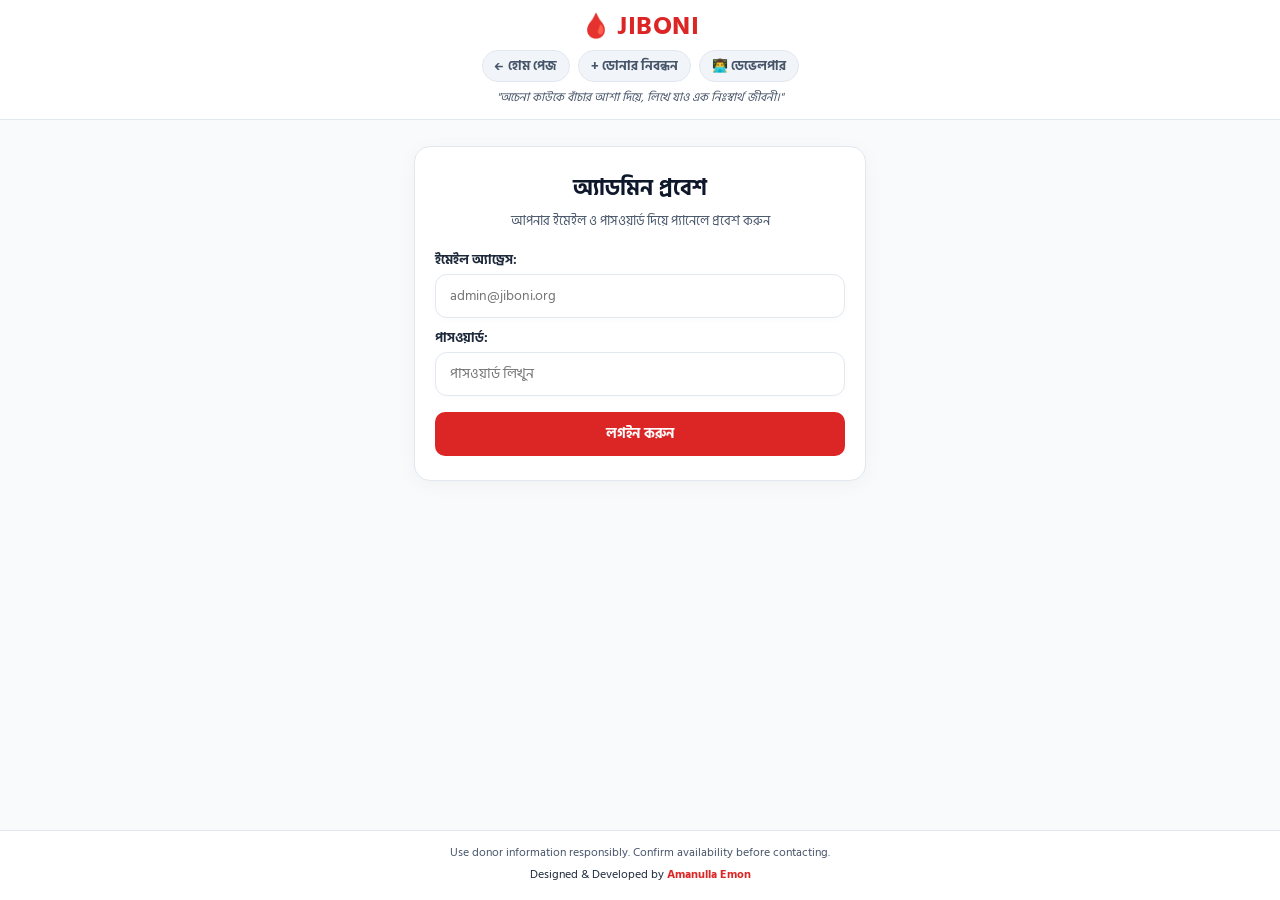
<file: admin.html>
<!DOCTYPE html>
<html lang="bn">
<head>
  <meta charset="UTF-8" />
  <meta name="viewport" content="width=device-width, initial-scale=1.0, maximum-scale=1.0, user-scalable=no, interactive-widget=resizes-content" />
  <title>অ্যাডমিন প্যানেল - JIBONI</title>
  <style>
    @import url('https://fonts.googleapis.com/css2?family=Plus+Jakarta+Sans:wght@500;600;700;800&family=Hind+Siliguri:wght@500;600;700&display=swap');

    :root {
      --primary: #dc2626;
      --primary-hover: #b91c1c;
      --primary-light: #fee2e2;
      --success: #15803d;
      --success-light: #dcfce7;
      --warning: #b45309;
      --warning-light: #fef3c7;
      --info: #0284c7;
      --info-light: #e0f2fe;
      --slate-50: #f8fafc;
      --slate-100: #f1f5f9;
      --slate-200: #e2e8f0;
      --slate-400: #94a3b8;
      --slate-600: #475569;
      --slate-800: #1e293b;
      --slate-900: #0f172a;
    }

    * {
      margin: 0;
      padding: 0;
      box-sizing: border-box;
      font-family: 'Hind Siliguri', 'Plus Jakarta Sans', sans-serif;
      -webkit-tap-highlight-color: transparent;
    }

    body {
      background-color: var(--slate-50);
      color: var(--slate-800);
      min-height: 100vh;
      display: flex;
      flex-direction: column;
    }

    .site-header {
      background: #ffffff;
      padding: 14px 16px 12px;
      border-bottom: 1px solid var(--slate-200);
      text-align: center;
      width: 100%;
    }

    .header-inner {
      max-width: 480px;
      margin: 0 auto;
    }

    .brand-row {
      margin-bottom: 8px;
    }

    .brand-logo {
      display: inline-flex;
      align-items: center;
      justify-content: center;
      gap: 6px;
      text-decoration: none;
    }

    .blood-drop {
      font-size: 1.5rem;
      line-height: 1;
    }

    .brand-name {
      font-size: 1.6rem;
      font-weight: 800;
      color: var(--primary);
      letter-spacing: 0.5px;
      line-height: 1;
    }

    .nav-btn-row {
      display: flex;
      justify-content: center;
      align-items: center;
      gap: 8px;
      margin-bottom: 6px;
      flex-wrap: wrap;
    }

    .btn-chip {
      padding: 5px 12px;
      border-radius: 20px;
      font-size: 0.8rem;
      font-weight: 700;
      text-decoration: none;
      display: inline-flex;
      align-items: center;
      gap: 4px;
      border: 1px solid var(--slate-200);
      background: var(--slate-100);
      color: var(--slate-600);
      cursor: pointer;
    }

    .brand-slogan {
      font-size: 0.74rem;
      color: var(--slate-600);
      font-style: italic;
    }

    .main-wrapper {
      flex: 1;
      max-width: 480px;
      width: 100%;
      margin: 0 auto;
      padding: 16px 14px 40px;
    }

    /* LOGIN CARD */
    .login-card {
      background: #ffffff;
      border: 1px solid var(--slate-200);
      border-radius: 16px;
      padding: 24px 20px;
      box-shadow: 0 4px 20px rgba(0, 0, 0, 0.04);
      margin-top: 10px;
    }

    .login-title {
      font-size: 1.35rem;
      font-weight: 800;
      color: var(--slate-900);
      margin-bottom: 4px;
      text-align: center;
    }

    .login-sub {
      font-size: 0.82rem;
      color: var(--slate-600);
      margin-bottom: 18px;
      text-align: center;
    }

    /* STYLISH EYE-CATCHING ADMIN BADGE HERO */
    .admin-hero-card {
      background: #ffffff;
      border: 1px solid var(--slate-200);
      border-radius: 16px;
      padding: 16px;
      margin-bottom: 14px;
      box-shadow: 0 4px 18px rgba(15, 23, 42, 0.04);
      position: relative;
      overflow: hidden;
    }

    .admin-hero-card.super-theme::before {
      content: "";
      position: absolute;
      top: 0;
      left: 0;
      right: 0;
      height: 3.5px;
      background: linear-gradient(90deg, #dc2626, #f87171, #ef4444);
    }

    .admin-hero-card.sub-theme::before {
      content: "";
      position: absolute;
      top: 0;
      left: 0;
      right: 0;
      height: 3.5px;
      background: linear-gradient(90deg, #0284c7, #38bdf8, #0ea5e9);
    }

    .admin-hero-top {
      display: flex;
      align-items: center;
      gap: 12px;
      margin-bottom: 12px;
    }

    .admin-avatar-icon {
      width: 44px;
      height: 44px;
      border-radius: 12px;
      display: flex;
      align-items: center;
      justify-content: center;
      font-size: 1.4rem;
      flex-shrink: 0;
      box-shadow: 0 4px 10px rgba(0, 0, 0, 0.05);
    }

    .avatar-super {
      background: linear-gradient(135deg, #fee2e2, #fecaca);
      color: #dc2626;
      border: 1px solid #fca5a5;
    }

    .avatar-sub {
      background: linear-gradient(135deg, #e0f2fe, #bae6fd);
      color: #0284c7;
      border: 1px solid #7dd3fc;
    }

    .admin-hero-info {
      flex: 1;
      min-width: 0;
    }

    .admin-pill-badge {
      display: inline-flex;
      align-items: center;
      gap: 4px;
      font-size: 0.72rem;
      font-weight: 800;
      padding: 2px 8px;
      border-radius: 20px;
      text-transform: uppercase;
      letter-spacing: 0.4px;
      margin-bottom: 2px;
    }

    .pill-super {
      background: #fef2f2;
      color: #b91c1c;
      border: 1px solid #fecaca;
    }

    .pill-sub {
      background: #f0f9ff;
      color: #0369a1;
      border: 1px solid #bae6fd;
    }

    .admin-main-name {
      font-size: 0.96rem;
      font-weight: 800;
      color: var(--slate-900);
      line-height: 1.25;
      white-space: nowrap;
      overflow: hidden;
      text-overflow: ellipsis;
    }

    .admin-email-sub {
      font-size: 0.78rem;
      color: var(--slate-600);
      font-weight: 600;
      white-space: nowrap;
      overflow: hidden;
      text-overflow: ellipsis;
      display: flex;
      align-items: center;
      gap: 4px;
      margin-top: 1px;
    }

    .admin-hero-actions {
      display: flex;
      align-items: center;
      gap: 8px;
      border-top: 1px solid var(--slate-100);
      padding-top: 10px;
    }

    .hero-btn {
      flex: 1;
      height: 34px;
      border-radius: 8px;
      font-size: 0.78rem;
      font-weight: 700;
      cursor: pointer;
      display: inline-flex;
      align-items: center;
      justify-content: center;
      gap: 5px;
      transition: all 0.15s ease;
      border: 1px solid var(--slate-200);
    }

    .hero-btn-pwd {
      background: #ffffff;
      color: var(--slate-700);
    }

    .hero-btn-pwd:hover {
      background: var(--slate-50);
      border-color: var(--slate-300);
    }

    .hero-btn-logout {
      background: #fff1f2;
      border-color: #fecdd3;
      color: var(--primary);
    }

    .hero-btn-logout:hover {
      background: #ffe4e6;
    }

    /* Tabs Row */
    .admin-tabs-row {
      display: flex;
      gap: 8px;
      overflow-x: auto;
      padding-bottom: 6px;
      margin-bottom: 12px;
      scrollbar-width: none;
    }

    .admin-tabs-row::-webkit-scrollbar {
      display: none;
    }

    .admin-tab {
      flex-shrink: 0;
      padding: 8px 14px;
      border-radius: 25px;
      font-size: 0.82rem;
      font-weight: 700;
      border: 1px solid var(--slate-200);
      background: #ffffff;
      color: var(--slate-600);
      cursor: pointer;
      display: inline-flex;
      align-items: center;
      gap: 6px;
      transition: all 0.15s ease;
    }

    .admin-tab.active {
      background: var(--slate-900);
      color: #ffffff;
      border-color: var(--slate-900);
    }

    .tab-counter {
      background: var(--primary);
      color: #ffffff;
      font-size: 0.72rem;
      padding: 1px 7px;
      border-radius: 12px;
    }

    .admin-tab:not(.active) .tab-counter {
      background: var(--slate-200);
      color: var(--slate-800);
    }

    /* Search Box */
    .search-input-wrap {
      margin-bottom: 14px;
    }

    .admin-search-input {
      width: 100%;
      height: 44px;
      padding: 0 14px;
      background: #ffffff;
      border: 1px solid var(--slate-200);
      border-radius: 12px;
      font-size: 0.88rem;
      color: var(--slate-800);
      outline: none;
      box-shadow: 0 2px 6px rgba(0, 0, 0, 0.02);
    }

    .admin-search-input:focus {
      border-color: var(--primary);
      box-shadow: 0 0 0 2px rgba(220, 38, 38, 0.1);
    }

    /* Donor Card */
    .donor-admin-card {
      background: #ffffff;
      border: 1px solid var(--slate-200);
      border-radius: 14px;
      padding: 16px;
      margin-bottom: 14px;
      box-shadow: 0 2px 8px rgba(0, 0, 0, 0.03);
    }

    .card-top-row {
      display: flex;
      justify-content: space-between;
      align-items: center;
      margin-bottom: 10px;
    }

    .donor-card-name {
      font-size: 1.05rem;
      font-weight: 800;
      color: var(--slate-900);
    }

    .blood-chip {
      background: #fff1f2;
      color: var(--primary);
      border: 1px solid #ffe4e6;
      font-weight: 800;
      font-size: 0.85rem;
      padding: 2px 10px;
      border-radius: 8px;
    }

    /* STRICT COMPACT COLON ALIGNMENT FOR DONORS (120px) */
    .donor-detail-list {
      display: flex;
      flex-direction: column;
      gap: 7px;
      font-size: 0.84rem;
      color: var(--slate-600);
      margin-bottom: 14px;
    }

    .detail-item {
      display: flex;
      align-items: flex-start;
      line-height: 1.45;
    }

    .detail-label-wrap {
      width: 120px;
      min-width: 120px;
      max-width: 120px;
      font-weight: 700;
      color: var(--slate-800);
      display: flex;
      justify-content: space-between;
      align-items: center;
      padding-right: 6px;
      flex-shrink: 0;
      white-space: nowrap;
    }

    /* STRICT COMPACT COLON ALIGNMENT FOR SUB-ADMINS (135px) */
    .subadmin-detail-list {
      display: flex;
      flex-direction: column;
      gap: 7px;
      font-size: 0.84rem;
      color: var(--slate-600);
      margin-bottom: 14px;
    }

    .sub-label-wrap {
      width: 135px;
      min-width: 135px;
      max-width: 135px;
      font-weight: 700;
      color: var(--slate-800);
      display: flex;
      justify-content: space-between;
      align-items: center;
      padding-right: 6px;
      flex-shrink: 0;
      white-space: nowrap;
    }

    .detail-val {
      flex: 1;
      color: var(--slate-800);
      word-break: break-word;
    }

    .status-badge {
      display: inline-flex;
      align-items: center;
      padding: 2px 8px;
      border-radius: 6px;
      font-size: 0.74rem;
      font-weight: 700;
    }

    .badge-avail {
      background: var(--success-light);
      color: var(--success);
    }

    .badge-rest {
      background: var(--warning-light);
      color: var(--warning);
    }

    .badge-next {
      background: var(--info-light);
      color: var(--info);
      padding: 1px 6px;
      border-radius: 4px;
      font-weight: 700;
    }

    /* Action Buttons Row */
    .admin-actions-grid {
      display: flex;
      align-items: center;
      gap: 8px;
      border-top: 1px solid var(--slate-100);
      padding-top: 12px;
    }

    .btn-verify {
      flex: 1;
      height: 38px;
      border-radius: 8px;
      font-size: 0.82rem;
      font-weight: 700;
      cursor: pointer;
      display: inline-flex;
      align-items: center;
      justify-content: center;
      gap: 4px;
      border: 1px solid #bbf7d0;
      background: #f0fdf4;
      color: var(--success);
    }

    .btn-toggle-avail {
      flex: 1;
      height: 38px;
      border-radius: 8px;
      font-size: 0.82rem;
      font-weight: 700;
      cursor: pointer;
      border: 1px solid var(--slate-200);
      background: #ffffff;
      color: var(--slate-700);
    }

    .btn-delete {
      width: 40px;
      height: 38px;
      border-radius: 8px;
      border: 1px solid #fee2e2;
      background: #fff5f5;
      color: var(--primary);
      cursor: pointer;
      display: inline-flex;
      align-items: center;
      justify-content: center;
      font-size: 0.95rem;
    }

    /* SUB-ADMIN FORM STYLES */
    .subadmin-form-card {
      background: #ffffff;
      border: 1px solid var(--slate-200);
      border-radius: 14px;
      padding: 16px;
      margin-bottom: 14px;
      box-shadow: 0 2px 8px rgba(0, 0, 0, 0.02);
    }

    .form-heading {
      font-size: 0.95rem;
      font-weight: 800;
      color: var(--slate-900);
      margin-bottom: 10px;
    }

    .btn-submit-sub {
      width: 100%;
      height: 40px;
      background: var(--primary);
      color: #ffffff;
      border: none;
      border-radius: 10px;
      font-size: 0.88rem;
      font-weight: 700;
      cursor: pointer;
      margin-top: 6px;
    }

    .empty-state {
      background: #ffffff;
      border: 1px dashed var(--slate-200);
      border-radius: 12px;
      padding: 24px;
      text-align: center;
      color: var(--slate-400);
      font-size: 0.86rem;
    }

    /* JIBONI ICONIC RED & WHITE CUSTOM MODAL POPUPS */
    .custom-alert-overlay,
    .custom-confirm-overlay {
      position: fixed;
      inset: 0;
      background: rgba(15, 23, 42, 0.6);
      backdrop-filter: blur(4px);
      z-index: 4000;
      display: none;
      align-items: center;
      justify-content: center;
      padding: 16px;
    }

    .custom-alert-box {
      background: #ffffff;
      border-radius: 20px;
      padding: 24px 20px;
      max-width: 340px;
      width: 100%;
      box-shadow: 0 14px 35px rgba(220, 38, 38, 0.15);
      text-align: center;
      border-top: 4px solid var(--primary);
      animation: scaleIn 0.2s ease-out;
    }

    @keyframes scaleIn {
      from { transform: scale(0.92); opacity: 0; }
      to { transform: scale(1); opacity: 1; }
    }

    .custom-alert-title {
      font-size: 1.1rem;
      font-weight: 800;
      color: var(--slate-900);
      margin-bottom: 8px;
    }

    .custom-alert-msg {
      font-size: 0.88rem;
      color: var(--slate-600);
      margin-bottom: 20px;
      line-height: 1.5;
    }

    .custom-alert-btn {
      width: 100%;
      height: 42px;
      background: var(--primary);
      color: #ffffff;
      border: none;
      border-radius: 10px;
      font-size: 0.9rem;
      font-weight: 700;
      cursor: pointer;
      box-shadow: 0 4px 12px rgba(220, 38, 38, 0.25);
    }

    .custom-confirm-btns {
      display: flex;
      gap: 10px;
    }

    .custom-confirm-cancel {
      flex: 1;
      height: 42px;
      background: #ffffff;
      color: var(--slate-600);
      border: 1px solid var(--slate-200);
      border-radius: 10px;
      font-size: 0.9rem;
      font-weight: 700;
      cursor: pointer;
    }

    .custom-confirm-ok {
      flex: 1;
      height: 42px;
      background: var(--primary);
      color: #ffffff;
      border: none;
      border-radius: 10px;
      font-size: 0.9rem;
      font-weight: 700;
      cursor: pointer;
      box-shadow: 0 4px 12px rgba(220, 38, 38, 0.25);
    }

    /* PASSWORD CHANGE MODAL */
    .custom-modal-backdrop {
      position: fixed;
      inset: 0;
      background: rgba(15, 23, 42, 0.6);
      backdrop-filter: blur(4px);
      z-index: 3000;
      display: none;
      align-items: center;
      justify-content: center;
      padding: 16px;
    }

    .modal-box {
      background: #ffffff;
      border-radius: 16px;
      padding: 22px 20px;
      max-width: 380px;
      width: 100%;
      box-shadow: 0 10px 25px rgba(0, 0, 0, 0.15);
    }

    .site-footer {
      background: #ffffff;
      border-top: 1px solid var(--slate-200);
      padding: 12px 16px 16px;
      text-align: center;
      margin-top: auto;
      width: 100%;
    }

    .footer-disclaimer {
      font-size: 0.72rem;
      color: var(--slate-600);
      margin-bottom: 3px;
    }

    .footer-credit {
      font-size: 0.75rem;
      color: var(--slate-800);
    }

    .footer-credit a {
      color: var(--primary);
      font-weight: 700;
      text-decoration: none;
    }
  </style>
</head>
<body>

  <header class="site-header">
    <div class="header-inner">
      <div class="brand-row">
        <a href="index.html" class="brand-logo">
          <span class="blood-drop">🩸</span>
          <span class="brand-name">JIBONI</span>
        </a>
      </div>

      <div class="nav-btn-row">
        <a href="index.html" class="btn-chip">← হোম পেজ</a>
        <a href="register.html" class="btn-chip">+ ডোনার নিবন্ধন</a>
        <a href="developer.html" class="btn-chip">👨‍💻 ডেভেলপার</a>
      </div>

      <p class="brand-slogan">"অচেনা কাউকে বাঁচার আশা দিয়ে, লিখে যাও এক নিঃস্বার্থ জীবনী।"</p>
    </div>
  </header>

  <main class="main-wrapper">

    <!-- ADMIN LOGIN FORM -->
    <div id="adminLoginSection" class="login-card" style="display: none;">
      <h2 class="login-title">অ্যাডমিন প্রবেশ</h2>
      <p class="login-sub">আপনার ইমেইল ও পাসওয়ার্ড দিয়ে প্যানেলে প্রবেশ করুন</p>
      
      <form onsubmit="handleAdminLogin(event)" style="display: flex; flex-direction: column; gap: 10px;">
        <div>
          <label style="font-size:0.8rem; font-weight:700; display:block; margin-bottom:4px;">ইমেইল অ্যাড্রেস:</label>
          <input type="email" id="loginEmail" class="admin-search-input" placeholder="admin@jiboni.org" required />
        </div>

        <div>
          <label style="font-size:0.8rem; font-weight:700; display:block; margin-bottom:4px;">পাসওয়ার্ড:</label>
          <input type="password" id="loginPassword" class="admin-search-input" placeholder="পাসওয়ার্ড লিখুন" required />
        </div>

        <button type="submit" class="btn-submit-sub" style="height: 44px; margin-top: 6px;">লগইন করুন</button>
      </form>
      <div id="loginAlert" style="display:none; color:var(--primary); font-size:0.84rem; font-weight:700; text-align:center; margin-top:10px;"></div>
    </div>

    <!-- MAIN ADMIN DASHBOARD SECTION -->
    <div id="adminDashboardSection" style="display: none;">
      
      <div class="admin-hero-card super-theme" id="adminHeroCard">
        <div class="admin-hero-top">
          <div class="admin-avatar-icon avatar-super" id="adminAvatarIcon">👑</div>
          <div class="admin-hero-info">
            <span class="admin-pill-badge pill-super" id="adminPillBadge">👑 Super Admin</span>
            <h2 class="admin-main-name" id="adminMainName">Amanulla Emon</h2>
            <div class="admin-email-sub">
              <span>✉️</span>
              <span id="adminEmailDisplay">amanullaemon04@gmail.com</span>
            </div>
          </div>
        </div>

        <div class="admin-hero-actions">
          <button type="button" class="hero-btn hero-btn-pwd" onclick="openChangePwdModal()">🔑 পাসওয়ার্ড পরিবর্তন</button>
          <button type="button" class="hero-btn hero-btn-logout" onclick="handleLogout()">🚪 লগআউট</button>
        </div>
      </div>

      <!-- Tabs Navigation (With Report Tab) -->
      <div class="admin-tabs-row">
        <button type="button" class="admin-tab active" id="tabAll" onclick="switchTab('all')">
          👥 সকল রক্তদাতা <span class="tab-counter" id="countAll">0</span>
        </button>
        <button type="button" class="admin-tab" id="tabPending" onclick="switchTab('pending')">
          ⏳ পেন্ডিং ভেরিফিকেশন <span class="tab-counter" id="countPending">0</span>
        </button>
        <button type="button" class="admin-tab" id="tabAvailable" onclick="switchTab('available')">
          ⚡ প্রস্তুত <span class="tab-counter" id="countAvailable">0</span>
        </button>
        <button type="button" class="admin-tab" id="tabReports" onclick="switchTab('reports')">
          ⚠️ রিপোর্ট <span class="tab-counter" id="countReports">0</span>
        </button>
        <button type="button" class="admin-tab" id="tabFeedback" onclick="switchTab('feedback')">
          💬 মতামত <span class="tab-counter" id="countFeedback">0</span>
        </button>
        <button type="button" class="admin-tab" id="tabSubAdmin" onclick="switchTab('subadmin')">
          🛡️ সাব-অ্যাডমিন <span class="tab-counter" id="countSubAdmin">0</span>
        </button>
      </div>

      <!-- Search Input -->
      <div class="search-input-wrap" id="searchWrap">
        <input type="text" id="adminSearchQuery" class="admin-search-input" placeholder="নাম, জেলা, উপজেলা, মোবাইল বা রক্তের গ্রুপ দিয়ে খুঁজুন..." onkeyup="renderCurrentView()" />
      </div>

      <!-- Sub-Admin Add Form -->
      <div id="subAdminFormWrap" style="display: none;">
        <div class="subadmin-form-card">
          <h3 class="form-heading">+ নতুন সাব-অ্যাডমিন যুক্ত করুন</h3>
          <form onsubmit="handleAddSubAdmin(event)" style="display: flex; flex-direction: column; gap: 8px;">
            <input type="text" id="subName" class="admin-search-input" placeholder="সাব-অ্যাডমিনের নাম" style="height: 40px;" required />
            <input type="email" id="subEmail" class="admin-search-input" placeholder="ইমেইল অ্যাড্রেস" style="height: 40px;" required />
            <input type="text" id="subTempPwd" class="admin-search-input" placeholder="অস্থায়ী পাসওয়ার্ড (Temporary Password)" style="height: 40px;" required />
            <p style="font-size: 0.72rem; color: var(--slate-400); margin-top: -2px;">* সাব-অ্যাডমিন এই পাসওয়ার্ড দিয়ে প্রথমবার লগইন করে পাসওয়ার্ড পরিবর্তন করে নেবে।</p>
            <button type="submit" class="btn-submit-sub">সাব-অ্যাডমিন যুক্ত করুন</button>
          </form>
        </div>
      </div>

      <div id="adminContentContainer"></div>
    </div>
  </main>

  <!-- PASSWORD CHANGE MODAL -->
  <div id="changePwdModal" class="custom-modal-backdrop">
    <div class="modal-box">
      <h3 style="font-size: 1.1rem; font-weight: 800; color: var(--slate-900); margin-bottom: 4px;">পাসওয়ার্ড পরিবর্তন করুন</h3>
      <p style="font-size: 0.8rem; color: var(--slate-600); margin-bottom: 14px;">আপনার বর্তমান ও নতুন পাসওয়ার্ড লিখুন।</p>

      <form onsubmit="handleSavePassword(event)" style="display: flex; flex-direction: column; gap: 10px;">
        <input type="password" id="curPwdInput" class="admin-search-input" placeholder="বর্তমান পাসওয়ার্ড" style="height: 40px;" required />
        <input type="password" id="newPwdInput" class="admin-search-input" placeholder="নতুন পাসওয়ার্ড" style="height: 40px;" required />
        
        <button type="submit" class="btn-submit-sub" style="height: 40px;">সংরক্ষণ করুন</button>
        <button type="button" onclick="closeChangePwdModal()" class="btn-chip" style="width: 100%; justify-content: center; height: 38px; cursor: pointer;">বাতিল</button>
      </form>
      <div id="pwdAlert" style="display:none; font-size:0.82rem; font-weight:700; margin-top:8px; text-align:center;"></div>
    </div>
  </div>

  <!-- JIBONI ICONIC RED & WHITE ALERT MODAL -->
  <div id="customAlertModal" class="custom-alert-overlay">
    <div class="custom-alert-box">
      <h3 class="custom-alert-title" id="customAlertTitle">সতর্কবার্তা</h3>
      <p class="custom-alert-msg" id="customAlertMsg">বার্তা...</p>
      <button type="button" class="custom-alert-btn" onclick="closeCustomAlert()">ঠিক আছে</button>
    </div>
  </div>

  <!-- JIBONI ICONIC RED & WHITE CONFIRM MODAL -->
  <div id="customConfirmModal" class="custom-confirm-overlay">
    <div class="custom-alert-box">
      <h3 class="custom-alert-title" id="customConfirmTitle">নিশ্চিতকরণ</h3>
      <p class="custom-alert-msg" id="customConfirmMsg">আপনি কি নিশ্চিত?</p>
      <div class="custom-confirm-btns">
        <button type="button" class="custom-confirm-cancel" onclick="closeCustomConfirm(false)">বাতিল</button>
        <button type="button" class="custom-confirm-ok" onclick="closeCustomConfirm(true)">নিশ্চিত করুন</button>
      </div>
    </div>
  </div>

  <footer class="site-footer">
    <p class="footer-disclaimer">Use donor information responsibly. Confirm availability before contacting.</p>
    <p class="footer-credit">Designed & Developed by <a href="developer.html">Amanulla Emon</a></p>
  </footer>

  <script>
    let currentTab = "all";
    const SUPER_ADMIN_EMAIL = "amanullaemon04@gmail.com";

    // JIBONI ICONIC CUSTOM MODAL FUNCTIONS
    function showJiboniAlert(title, msg, callback) {
      document.getElementById("customAlertTitle").innerText = title;
      document.getElementById("customAlertMsg").innerText = msg;
      document.getElementById("customAlertModal").style.display = "flex";
      window.jiboniAlertCallback = callback;
    }

    function closeCustomAlert() {
      document.getElementById("customAlertModal").style.display = "none";
      if (typeof window.jiboniAlertCallback === "function") {
        var cb = window.jiboniAlertCallback;
        window.jiboniAlertCallback = null;
        cb();
      }
    }

    function showJiboniConfirm(title, msg, callback) {
      document.getElementById("customConfirmTitle").innerText = title;
      document.getElementById("customConfirmMsg").innerText = msg;
      document.getElementById("customConfirmModal").style.display = "flex";
      window.jiboniConfirmCallback = callback;
    }

    function closeCustomConfirm(isConfirmed) {
      document.getElementById("customConfirmModal").style.display = "none";
      if (typeof window.jiboniConfirmCallback === "function") {
        var cb = window.jiboniConfirmCallback;
        window.jiboniConfirmCallback = null;
        cb(isConfirmed);
      }
    }

    function formatFeedbackDateTime(rawDate) {
      if (!rawDate) return "আজ";
      var d = new Date(rawDate);
      if (isNaN(d.getTime())) return rawDate;
      var yyyy = d.getFullYear();
      var mm = String(d.getMonth() + 1).padStart(2, '0');
      var dd = String(d.getDate()).padStart(2, '0');
      var hours = d.getHours();
      var minutes = String(d.getMinutes()).padStart(2, '0');
      var seconds = String(d.getSeconds()).padStart(2, '0');
      var ampm = hours >= 12 ? 'PM' : 'AM';
      hours = hours % 12;
      hours = hours ? hours : 12;
      var strTime = String(hours).padStart(2, '0') + ':' + minutes + ':' + seconds + ' ' + ampm;
      return yyyy + '-' + mm + '-' + dd + ', ' + strTime;
    }

    function initAdminStorage() {
      if (!localStorage.getItem("jiboni_admin_pwd")) {
        localStorage.setItem("jiboni_admin_pwd", "admin123");
      }
      if (!localStorage.getItem("jiboni_sub_admins")) {
        localStorage.setItem("jiboni_sub_admins", JSON.stringify([
          { id: 101, name: "সাপোর্ট টিম", email: "support@jiboni.org", password: "sub123", added_date: "2026-09-01" }
        ]));
      }
    }

    function getActiveSession() {
      var sess = sessionStorage.getItem("jiboni_admin_session");
      return sess ? JSON.parse(sess) : null;
    }

    function checkEligibility(lastDonationDateStr) {
      if (!lastDonationDateStr || lastDonationDateStr === "তথ্য নেই") return true;
      var lastDate = new Date(lastDonationDateStr);
      var today = new Date();
      var diffDays = (today - lastDate) / (1000 * 60 * 60 * 24);
      return diffDays >= 120;
    }

    function calculateNextEligibleDate(lastDonationDateStr) {
      if (!lastDonationDateStr || lastDonationDateStr === "তথ্য নেই") return null;
      var d = new Date(lastDonationDateStr);
      if (isNaN(d.getTime())) return null;
      d.setMonth(d.getMonth() + 4);
      var yyyy = d.getFullYear();
      var mm = String(d.getMonth() + 1).padStart(2, '0');
      var dd = String(d.getDate()).padStart(2, '0');
      return yyyy + "-" + mm + "-" + dd;
    }

    function getDonors() {
      var stored = localStorage.getItem("jiboni_donors_cache") || localStorage.getItem("donors");
      if (stored) {
        try { return JSON.parse(stored); } catch(e) {}
      }
      return [
        { id: 1, name: "Amanulla Emon", blood_group: "B+", phone: "01608575239", district: "Dhaka", upazila: "শাহবাগ / ঢাবি (Shahbagh / DU)", hall: "Shahid Sergeant Zahurul Huq Hall", last_donation: "2026-09-02", is_available: false, is_verified: true },
        { id: 2, name: "Arafat", blood_group: "A+", phone: "01602689896", district: "Dhaka", upazila: "শাহবাগ / ঢাবি (Shahbagh / DU)", hall: "Shahid Sergeant Zahurul Huq Hall", last_donation: "2026-08-02", is_available: false, is_verified: true }
      ];
    }

    function saveDonors(list) {
      localStorage.setItem("jiboni_donors_cache", JSON.stringify(list));
      localStorage.setItem("donors", JSON.stringify(list));
      renderCurrentView();
    }

    function getFeedbacks() {
      var stored = localStorage.getItem("jiboni_feedbacks");
      return stored ? JSON.parse(stored) : [];
    }

    function saveFeedbacks(list) {
      localStorage.setItem("jiboni_feedbacks", JSON.stringify(list));
      renderCurrentView();
    }

    function getSubAdmins() {
      var stored = localStorage.getItem("jiboni_sub_admins");
      return stored ? JSON.parse(stored) : [];
    }

    function saveSubAdmins(list) {
      localStorage.setItem("jiboni_sub_admins", JSON.stringify(list));
      renderCurrentView();
    }

    function getReports() {
      var stored = localStorage.getItem("jiboni_donor_reports");
      return stored ? JSON.parse(stored) : [];
    }

    function saveReports(list) {
      localStorage.setItem("jiboni_donor_reports", JSON.stringify(list));
      renderCurrentView();
    }

    function checkAuth() {
      var session = getActiveSession();
      var loginSec = document.getElementById("adminLoginSection");
      var dashSec = document.getElementById("adminDashboardSection");

      if (!session) {
        loginSec.style.display = "block";
        dashSec.style.display = "none";
        return;
      }

      loginSec.style.display = "none";
      dashSec.style.display = "block";

      var heroCard = document.getElementById("adminHeroCard");
      var avatarIcon = document.getElementById("adminAvatarIcon");
      var pillBadge = document.getElementById("adminPillBadge");
      var mainName = document.getElementById("adminMainName");
      var emailDisplay = document.getElementById("adminEmailDisplay");

      var tabFeedback = document.getElementById("tabFeedback");
      var tabSubAdmin = document.getElementById("tabSubAdmin");

      emailDisplay.innerText = session.email;

      if (session.role === "super") {
        heroCard.className = "admin-hero-card super-theme";
        avatarIcon.className = "admin-avatar-icon avatar-super";
        avatarIcon.innerText = "👑";
        pillBadge.className = "admin-pill-badge pill-super";
        pillBadge.innerText = "👑 Super Admin";
        mainName.innerText = session.name || "Amanulla Emon";

        tabFeedback.style.display = "inline-flex";
        tabSubAdmin.style.display = "inline-flex";
      } else {
        heroCard.className = "admin-hero-card sub-theme";
        avatarIcon.className = "admin-avatar-icon avatar-sub";
        avatarIcon.innerText = "🛡️️";
        pillBadge.className = "admin-pill-badge pill-sub";
        pillBadge.innerText = "🛡️ Sub Admin";
        mainName.innerText = session.name || "Assistant Admin";
        
        tabFeedback.style.display = "none";
        tabSubAdmin.style.display = "none";

        if (currentTab === "feedback" || currentTab === "subadmin") {
          currentTab = "all";
        }
      }

      switchTab(currentTab);
    }

    function handleAdminLogin(e) {
      e.preventDefault();
      var email = document.getElementById("loginEmail").value.trim().toLowerCase();
      var pwd = document.getElementById("loginPassword").value.trim();
      var alertBox = document.getElementById("loginAlert");

      if (email === SUPER_ADMIN_EMAIL.toLowerCase()) {
        var masterPwd = localStorage.getItem("jiboni_admin_pwd") || "admin123";
        if (pwd === masterPwd) {
          sessionStorage.setItem("jiboni_admin_session", JSON.stringify({ email: SUPER_ADMIN_EMAIL, role: "super", name: "Amanulla Emon" }));
          checkAuth();
          return;
        }
      }

      var subAdmins = getSubAdmins();
      var matchedSub = subAdmins.find(function(s) { return s.email.toLowerCase() === email && s.password === pwd; });

      if (matchedSub) {
        sessionStorage.setItem("jiboni_admin_session", JSON.stringify({ email: matchedSub.email, role: "sub", name: matchedSub.name, id: matchedSub.id }));
        checkAuth();
        return;
      }

      alertBox.style.display = "block";
      alertBox.innerText = "ভুল ইমেইল অথবা পাসওয়ার্ড!";
    }

    function handleLogout() {
      showJiboniConfirm("লগআউট", "আপনি কি অ্যাডমিন প্যানেল থেকে লগআউট করতে চান?", function(yes) {
        if (yes) {
          sessionStorage.removeItem("jiboni_admin_session");
          checkAuth();
        }
      });
    }

    function openChangePwdModal() {
      document.getElementById("changePwdModal").style.display = "flex";
      document.getElementById("curPwdInput").value = "";
      document.getElementById("newPwdInput").value = "";
      document.getElementById("pwdAlert").style.display = "none";
    }

    function closeChangePwdModal() {
      document.getElementById("changePwdModal").style.display = "none";
    }

    function handleSavePassword(e) {
      e.preventDefault();
      var curPwd = document.getElementById("curPwdInput").value.trim();
      var newPwd = document.getElementById("newPwdInput").value.trim();
      var alertBox = document.getElementById("pwdAlert");
      var session = getActiveSession();

      if (!session) return;

      alertBox.style.display = "block";

      if (session.role === "super") {
        var masterPwd = localStorage.getItem("jiboni_admin_pwd") || "admin123";
        if (curPwd !== masterPwd) {
          alertBox.style.color = "var(--primary)";
          alertBox.innerText = "বর্তমান পাসওয়ার্ড সঠিক নয়!";
          return;
        }
        localStorage.setItem("jiboni_admin_pwd", newPwd);
      } else {
        var subAdmins = getSubAdmins();
        var targetSub = subAdmins.find(function(s) { return s.email.toLowerCase() === session.email.toLowerCase(); });
        if (!targetSub || targetSub.password !== curPwd) {
          alertBox.style.color = "var(--primary)";
          alertBox.innerText = "বর্তমান পাসওয়ার্ড সঠিক নয়!";
          return;
        }
        targetSub.password = newPwd;
        saveSubAdmins(subAdmins);
      }

      alertBox.style.color = "var(--success)";
      alertBox.innerText = "পাসওয়ার্ড সফলভাবে পরিবর্তন করা হয়েছে!";
      setTimeout(function() { closeChangePwdModal(); }, 1200);
    }

    function switchTab(tab) {
      var session = getActiveSession();

      if (session && session.role !== "super" && (tab === "feedback" || tab === "subadmin")) {
        tab = "all";
      }

      currentTab = tab;
      document.querySelectorAll(".admin-tab").forEach(function(btn) { btn.classList.remove("active"); });
      
      var tabBtnMap = {
        'all': 'tabAll',
        'pending': 'tabPending',
        'available': 'tabAvailable',
        'reports': 'tabReports',
        'feedback': 'tabFeedback',
        'subadmin': 'tabSubAdmin'
      };
      if (tabBtnMap[tab]) {
        document.getElementById(tabBtnMap[tab]).classList.add("active");
      }

      var searchWrap = document.getElementById("searchWrap");
      var searchInput = document.getElementById("adminSearchQuery");
      var subFormWrap = document.getElementById("subAdminFormWrap");

      if (tab === "subadmin") {
        searchWrap.style.display = "none";
        subFormWrap.style.display = "block";
      } else {
        searchWrap.style.display = "block";
        subFormWrap.style.display = "none";
        if (tab === "feedback") {
          searchInput.placeholder = "ফিডব্যাক, নাম বা যোগাযোগ নম্বর দিয়ে খুঁজুন...";
        } else if (tab === "reports") {
          searchInput.placeholder = "রিপোর্টের কারণ বা ডোনারের নাম দিয়ে খুঁজুন...";
        } else {
          searchInput.placeholder = "নাম, জেলা, উপজেলা, মোবাইল বা রক্তের গ্রুপ দিয়ে খুঁজুন...";
        }
      }

      renderCurrentView();
    }

    function updateBadgeCounters() {
      var allDonors = getDonors();
      var feedbacks = getFeedbacks();
      var subAdmins = getSubAdmins();
      var reports = getReports();

      document.getElementById("countAll").innerText = allDonors.length;
      document.getElementById("countPending").innerText = allDonors.filter(function(d) { return !d.is_verified; }).length;
      document.getElementById("countAvailable").innerText = allDonors.filter(function(d) { return d.is_available; }).length;
      document.getElementById("countReports").innerText = reports.length;
      document.getElementById("countFeedback").innerText = feedbacks.length;
      document.getElementById("countSubAdmin").innerText = subAdmins.length;
    }

    function renderCurrentView() {
      updateBadgeCounters();
      if (currentTab === "feedback") {
        renderFeedbacks();
      } else if (currentTab === "reports") {
        renderReportsList();
      } else if (currentTab === "subadmin") {
        renderSubAdmins();
      } else {
        renderDonorsList();
      }
    }

    function renderReportsList() {
      var reports = getReports();
      var q = (document.getElementById("adminSearchQuery").value || "").trim().toLowerCase();
      var container = document.getElementById("adminContentContainer");

      if (q) {
        reports = reports.filter(function(r) {
          return (r.donor_name || "").toLowerCase().includes(q) || (r.reason || "").toLowerCase().includes(q);
        });
      }

      if (reports.length === 0) {
        container.innerHTML = '<div class="empty-state">কোনো রিপোর্ট পাওয়া যায়নি।</div>';
        return;
      }

      var html = "";
      reports.forEach(function(r) {
        var formattedTime = formatFeedbackDateTime(r.date);
        html += 
          '<div class="donor-admin-card">' +
            '<div class="card-top-row">' +
              '<span class="donor-card-name">⚠️️ ডোনার: ' + (r.donor_name || "অজ্ঞাত") + '</span>' +
              '<span style="font-size:0.72rem; color:var(--slate-500); font-weight:700;">📅 ' + formattedTime + '</span>' +
            '</div>' +
            '<div class="donor-detail-list">' +
              '<div class="detail-item">' +
                '<div class="detail-label-wrap"><span>রিপোর্টের কারণ</span><span>:</span></div>' +
                '<span class="detail-val" style="font-weight:700; color:var(--primary);">' + (r.reason || "--") + '</span>' +
              '</div>' +
            '</div>' +
            '<div class="admin-actions-grid" style="justify-content: flex-end;">' +
              '<button type="button" class="btn-delete" title="মুছে ফেলুন" onclick="deleteReport(' + r.id + ')">🗑️</button>' +
            '</div>' +
          '</div>';
      });
      container.innerHTML = html;
    }

    function deleteReport(id) {
      showJiboniConfirm("নিশ্চিতকরণ", "এই রিপোর্টটি মুছে ফেলতে চান?", function(yes) {
        if (yes) {
          var reports = getReports().filter(function(r) { return r.id !== id; });
          saveReports(reports);
          showJiboniAlert("সফল", "রিপোর্টটি সফলভাবে মুছে ফেলা হয়েছে।");
        }
      });
    }

    function renderDonorsList() {
      var allDonors = getDonors();
      var q = (document.getElementById("adminSearchQuery").value || "").trim().toLowerCase();
      var container = document.getElementById("adminContentContainer");

      var filtered = allDonors.filter(function(d) {
        if (currentTab === "pending") return !d.is_verified;
        if (currentTab === "available") return d.is_available;
        return true;
      });

      if (q) {
        filtered = filtered.filter(function(d) {
          var name = (d.name || "").toLowerCase();
          var dist = (d.district || "").toLowerCase();
          var upz = (d.upazila || "").toLowerCase();
          var hall = (d.hall || "").toLowerCase();
          var phone = (d.phone || "").toLowerCase();
          var bg = (d.blood_group || d.bloodGroup || "").toLowerCase();
          return name.includes(q) || dist.includes(q) || upz.includes(q) || hall.includes(q) || phone.includes(q) || bg.includes(q);
        });
      }

      if (filtered.length === 0) {
        container.innerHTML = '<div class="empty-state">কোনো রক্তদাতার তথ্য খুঁজে পাওয়া যায়নি।</div>';
        return;
      }

      var html = "";
      filtered.forEach(function(d) {
        var isEligible = checkEligibility(d.last_donation);
        var nextDate = calculateNextEligibleDate(d.last_donation);

        var locParts = [];
        if (d.district) locParts.push(d.district);
        if (d.upazila) locParts.push(d.upazila);
        var mainLoc = locParts.join(", ");
        if (d.hall) mainLoc += mainLoc ? " (" + d.hall + ")" : d.hall;
        if (!mainLoc) mainLoc = "তথ্য নেই";

        var statusBadge = d.is_available
          ? '<span class="status-badge badge-avail">● প্রস্তুত (Available)</span>'
          : '<span class="status-badge badge-rest">⏳ বিরতি কালীন (4-Month Rest)</span>';

        var nextDateHtml = "";
        if (nextDate && !isEligible) {
          nextDateHtml = 
            '<div class="detail-item">' +
              '<div class="detail-label-wrap"><span>🗓️ পরবর্তী রক্তদান</span><span>:</span></div>' +
              '<span class="detail-val"><span class="badge-next">' + nextDate + ' (থেকে সম্ভাব্য)</span></span>' +
            '</div>';
        } else if (isEligible && d.last_donation && d.last_donation !== "তথ্য নেই") {
          nextDateHtml = 
            '<div class="detail-item">' +
              '<div class="detail-label-wrap"><span>🗓️ পরবর্তী রক্তদান</span><span>:</span></div>' +
              '<span class="detail-val" style="color:var(--success); font-weight:700;">✅ যেকোনো সময় সক্ষম</span>' +
            '</div>';
        }

        var verifyBtnHtml = d.is_verified
          ? '<button type="button" class="btn-verify" style="background:#f0fdf4; border-color:#bbf7d0; color:var(--success);" onclick="toggleVerify(' + d.id + ')">✓ অনুমোদিত</button>'
          : '<button type="button" class="btn-verify" style="background:#fffbeb; border-color:#fde68a; color:var(--warning);" onclick="toggleVerify(' + d.id + ')">⏳ অনুমোদন করুন</button>';

        var toggleAvailText = d.is_available ? "Make Unavailable" : "Make Available";

        html += 
          '<div class="donor-admin-card">' +
            '<div class="card-top-row">' +
              '<span class="donor-card-name">' + (d.name || "অজ্ঞাত ডোনার") + '</span>' +
              '<span class="blood-chip">' + (d.blood_group || d.bloodGroup || "--") + '</span>' +
            '</div>' +
            '<div class="donor-detail-list">' +
              '<div class="detail-item">' +
                '<div class="detail-label-wrap"><span>📞 মোবাইল</span><span>:</span></div>' +
                '<span class="detail-val">' + (d.phone || "--") + '</span>' +
              '</div>' +
              '<div class="detail-item">' +
                '<div class="detail-label-wrap"><span>📍 ঠিকানা/হল</span><span>:</span></div>' +
                '<span class="detail-val">' + mainLoc + '</span>' +
              '</div>' +
              '<div class="detail-item">' +
                '<div class="detail-label-wrap"><span>🗓️ সর্বশেষ রক্তদান</span><span>:</span></div>' +
                '<span class="detail-val">' + (d.last_donation || "তথ্য নেই") + '</span>' +
              '</div>' +
              '<div class="detail-item">' +
                '<div class="detail-label-wrap"><span>⚡ স্ট্যাটাস</span><span>:</span></div>' +
                '<span class="detail-val">' + statusBadge + '</span>' +
              '</div>' +
              nextDateHtml +
            '</div>' +
            '<div class="admin-actions-grid">' +
              verifyBtnHtml +
              '<button type="button" class="btn-toggle-avail" onclick="toggleAvailability(' + d.id + ')">' + toggleAvailText + '</button>' +
              '<button type="button" class="btn-delete" title="মুছে ফেলুন" onclick="deleteDonor(' + d.id + ')">🗑️</button>' +
            '</div>' +
          '</div>';
      });

      container.innerHTML = html;
    }

    function toggleVerify(id) {
      var donors = getDonors();
      var donor = donors.find(function(d) { return d.id === id; });
      if (donor) {
        donor.is_verified = !donor.is_verified;
        saveDonors(donors);
      }
    }

    function toggleAvailability(id) {
      var donors = getDonors();
      var donor = donors.find(function(d) { return d.id === id; });
      if (donor) {
        donor.is_available = !donor.is_available;
        donor.manual_override = true;
        saveDonors(donors);
      }
    }

    function deleteDonor(id) {
      showJiboniConfirm("ডিলিট নিশ্চিতকরণ", "আপনি কি নিশ্চিতভাবে এই রক্তদাতার তথ্য মুছে ফেলতে চান?", function(yes) {
        if (yes) {
          var donors = getDonors();
          donors = donors.filter(function(d) { return d.id !== id; });
          saveDonors(donors);
          showJiboniAlert("সফল", "রক্তদাতার তথ্য সফলভাবে মুছে ফেলা হয়েছে।");
        }
      });
    }

    function renderFeedbacks() {
      var session = getActiveSession();
      if (session && session.role !== "super") return;

      var feedbacks = getFeedbacks();
      var q = (document.getElementById("adminSearchQuery").value || "").trim().toLowerCase();
      var container = document.getElementById("adminContentContainer");

      if (q) {
        feedbacks = feedbacks.filter(function(f) {
          var name = (f.name || "").toLowerCase();
          var contact = (f.contact || "").toLowerCase();
          var msg = (f.message || "").toLowerCase();
          return name.includes(q) || contact.includes(q) || msg.includes(q);
        });
      }

      if (feedbacks.length === 0) {
        container.innerHTML = '<div class="empty-state">কোনো মতামত বা ফিডব্যাক পাওয়া যায়নি।</div>';
        return;
      }

      var html = "";
      feedbacks.forEach(function(f) {
        var formattedTime = formatFeedbackDateTime(f.date);

        html += 
          '<div class="donor-admin-card">' +
            '<div class="card-top-row">' +
              '<span class="donor-card-name">👤 ' + (f.name || "অজ্ঞাত ব্যবহারকারী") + '</span>' +
              '<span style="font-size:0.72rem; color:var(--slate-500); font-weight:700;">📅 ' + formattedTime + '</span>' +
            '</div>' +
            '<div class="donor-detail-list">' +
              '<div class="detail-item">' +
                '<div class="detail-label-wrap"><span>📞 যোগাযোগ</span><span>:</span></div>' +
                '<span class="detail-val" style="color:var(--primary); font-weight:700;">' + (f.contact || "--") + '</span>' +
              '</div>' +
              '<div class="detail-item">' +
                '<div class="detail-label-wrap"><span>💬 বার্তা</span><span>:</span></div>' +
                '<span class="detail-val" style="line-height:1.5; background:var(--slate-50); padding:8px 10px; border-radius:8px; border:1px solid var(--slate-200);">' + (f.message || "--") + '</span>' +
              '</div>' +
            '</div>' +
            '<div class="admin-actions-grid" style="justify-content: flex-end;">' +
              '<a href="tel:' + f.contact + '" class="btn-verify" style="text-decoration:none; max-width:120px;">📞 কল দিন</a>' +
              '<button type="button" class="btn-delete" title="মুছে ফেলুন" onclick="deleteFeedback(' + f.id + ')">🗑️</button>' +
            '</div>' +
          '</div>';
      });

      container.innerHTML = html;
    }

    function deleteFeedback(id) {
      showJiboniConfirm("ডিলিট নিশ্চিতকরণ", "এই মতামতটি মুছে ফেলতে চান?", function(yes) {
        if (yes) {
          var list = getFeedbacks().filter(function(f) { return f.id !== id; });
          saveFeedbacks(list);
          showJiboniAlert("সফল", "মতামতটি মুছে ফেলা হয়েছে।");
        }
      });
    }

    function renderSubAdmins() {
      var session = getActiveSession();
      if (session && session.role !== "super") return;

      var list = getSubAdmins();
      var container = document.getElementById("adminContentContainer");

      if (list.length === 0) {
        container.innerHTML = '<div class="empty-state">কোনো সাব-অ্যাডমিন যুক্ত করা নেই।</div>';
        return;
      }

      var html = "";
      list.forEach(function(s) {
        html += 
          '<div class="donor-admin-card">' +
            '<div class="card-top-row">' +
              '<span class="donor-card-name">🛡️ ' + s.name + '</span>' +
              '<span style="background:var(--slate-100); color:var(--slate-700); font-size:0.75rem; font-weight:700; padding:2px 8px; border-radius:6px;">Sub Admin</span>' +
            '</div>' +
            '<div class="subadmin-detail-list">' +
              '<div class="detail-item">' +
                '<div class="sub-label-wrap"><span>✉️ ইমেইল</span><span>:</span></div>' +
                '<span class="detail-val" style="font-weight:700;">' + s.email + '</span>' +
              '</div>' +
              '<div class="detail-item">' +
                '<div class="sub-label-wrap"><span>🔑 পাসওয়ার্ড</span><span>:</span></div>' +
                '<span class="detail-val" style="font-weight:700; color:var(--slate-600);">' + (s.password || "******") + '</span>' +
              '</div>' +
              '<div class="detail-item">' +
                '<div class="sub-label-wrap"><span>🗓️ যুক্ত হওয়ার তারিখ</span><span>:</span></div>' +
                '<span class="detail-val">' + (s.added_date || "2026-09-01") + '</span>' +
              '</div>' +
            '</div>' +
            '<div class="admin-actions-grid" style="justify-content: flex-end;">' +
              '<button type="button" class="btn-delete" title="অপসারণ করুন" onclick="deleteSubAdmin(' + s.id + ')">🗑️</button>' +
            '</div>' +
          '</div>';
      });

      container.innerHTML = html;
    }

    function handleAddSubAdmin(e) {
      e.preventDefault();
      var name = document.getElementById("subName").value.trim();
      var email = document.getElementById("subEmail").value.trim().toLowerCase();
      var tempPwd = document.getElementById("subTempPwd").value.trim();

      if (!name || !email || !tempPwd) return;

      var list = getSubAdmins();
      if (email === SUPER_ADMIN_EMAIL.toLowerCase() || list.some(function(s) { return s.email.toLowerCase() === email; })) {
        showJiboniAlert("সতর্কবার্তা", "এই ইমেইলটি ইতোমধ্যে অ্যাডমিন হিসেবে নিবন্ধিত আছে!");
        return;
      }

      list.push({
        id: Date.now(),
        name: name,
        email: email,
        password: tempPwd,
        added_date: new Date().toISOString().split("T")[0]
      });

      saveSubAdmins(list);
      document.getElementById("subName").value = "";
      document.getElementById("subEmail").value = "";
      document.getElementById("subTempPwd").value = "";
      showJiboniAlert("সফল", "সাব-অ্যাডমিন সফলভাবে যুক্ত হয়েছে!");
    }

    function deleteSubAdmin(id) {
      showJiboniConfirm("নিশ্চিতকরণ", "এই সাব-অ্যাডমিনকে অপসারণ করতে চান?", function(yes) {
        if (yes) {
          var list = getSubAdmins().filter(function(s) { return s.id !== id; });
          saveSubAdmins(list);
          showJiboniAlert("সফল", "সাব-অ্যাডমিন অপসারণ করা হয়েছে।");
        }
      });
    }

    window.onload = function() {
      initAdminStorage();
      checkAuth();
    };
  </script>
</body>
</html>
</file>
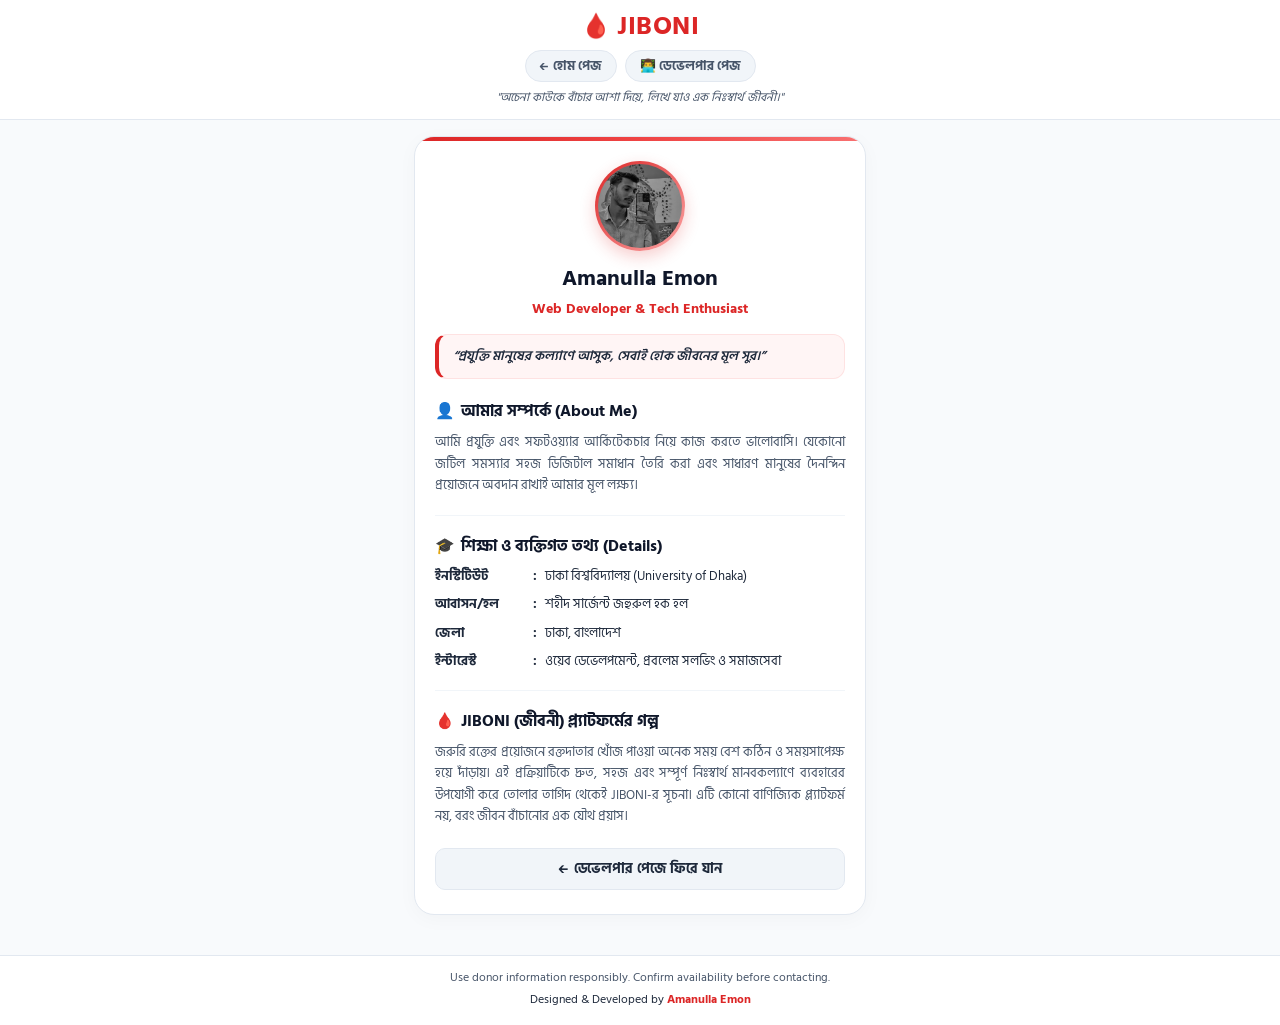
<file: bio.html>
<!DOCTYPE html>
<html lang="bn">
<head>
  <meta charset="UTF-8" />
  <meta name="viewport" content="width=device-width, initial-scale=1.0, maximum-scale=1.0, user-scalable=no" />
  <title>সংক্ষিপ্ত পরিচিতি ও বায়ো - JIBONI</title>
  <style>
    @import url('https://fonts.googleapis.com/css2?family=Plus+Jakarta+Sans:wght@500;600;700;800&family=Hind+Siliguri:wght@500;600;700&display=swap');

    :root {
      --primary: #dc2626;
      --primary-hover: #b91c1c;
      --primary-light: #fee2e2;
      --slate-50: #f8fafc;
      --slate-100: #f1f5f9;
      --slate-200: #e2e8f0;
      --slate-400: #94a3b8;
      --slate-600: #475569;
      --slate-800: #1e293b;
      --slate-900: #0f172a;
    }

    * {
      margin: 0;
      padding: 0;
      box-sizing: border-box;
      font-family: 'Hind Siliguri', 'Plus Jakarta Sans', sans-serif;
      -webkit-tap-highlight-color: transparent;
    }

    body {
      background-color: var(--slate-50);
      color: var(--slate-800);
      min-height: 100vh;
      display: flex;
      flex-direction: column;
    }

    /* Standard Site Header */
    .site-header {
      background: #ffffff;
      padding: 14px 16px 12px;
      border-bottom: 1px solid var(--slate-200);
      text-align: center;
      width: 100%;
    }

    .header-inner {
      max-width: 480px;
      margin: 0 auto;
    }

    .brand-row {
      margin-bottom: 8px;
    }

    .brand-logo {
      display: inline-flex;
      align-items: center;
      justify-content: center;
      gap: 6px;
      text-decoration: none;
    }

    .blood-drop {
      font-size: 1.5rem;
      line-height: 1;
    }

    .brand-name {
      font-size: 1.6rem;
      font-weight: 800;
      color: var(--primary);
      letter-spacing: 0.5px;
      line-height: 1;
    }

    .nav-btn-row {
      display: flex;
      justify-content: center;
      align-items: center;
      gap: 8px;
      margin-bottom: 6px;
      flex-wrap: wrap;
    }

    .btn-chip {
      padding: 5px 14px;
      border-radius: 20px;
      font-size: 0.8rem;
      font-weight: 700;
      text-decoration: none;
      display: inline-flex;
      align-items: center;
      gap: 5px;
      border: 1px solid var(--slate-200);
      background: var(--slate-100);
      color: var(--slate-600);
      cursor: pointer;
      transition: all 0.2s ease;
    }

    .btn-chip:hover {
      background: var(--slate-200);
      color: var(--slate-900);
    }

    .brand-slogan {
      font-size: 0.74rem;
      color: var(--slate-600);
      font-style: italic;
    }

    /* Main Container */
    .main-wrapper {
      flex: 1;
      max-width: 480px;
      width: 100%;
      margin: 0 auto;
      padding: 16px 14px 40px;
    }

    /* Immersive Bio Card */
    .bio-card {
      background: #ffffff;
      border: 1px solid var(--slate-200);
      border-radius: 20px;
      padding: 24px 20px;
      box-shadow: 0 4px 20px rgba(0, 0, 0, 0.03);
      position: relative;
      overflow: hidden;
    }

    .bio-card::before {
      content: "";
      position: absolute;
      top: 0;
      left: 0;
      right: 0;
      height: 4px;
      background: linear-gradient(90deg, #dc2626, #ef4444, #f87171);
    }

    /* Avatar */
    .avatar-wrap {
      width: 90px;
      height: 90px;
      margin: 0 auto 10px;
      border-radius: 50%;
      padding: 3px;
      background: linear-gradient(135deg, #dc2626, #fca5a5);
      box-shadow: 0 6px 16px rgba(220, 38, 38, 0.22);
      display: flex;
      align-items: center;
      justify-content: center;
    }

    .avatar-img {
      width: 100%;
      height: 100%;
      border-radius: 50%;
      object-fit: cover;
      background: #ffffff;
      display: block;
    }

    .bio-name {
      font-size: 1.35rem;
      font-weight: 800;
      color: var(--slate-900);
      margin-bottom: 2px;
      text-align: center;
    }

    .bio-role {
      font-size: 0.85rem;
      font-weight: 700;
      color: var(--primary);
      margin-bottom: 14px;
      text-align: center;
    }

    /* Quote Box */
    .quote-box {
      background: #fff5f5;
      border: 1px solid #fee2e2;
      border-left: 4px solid var(--primary);
      border-radius: 12px;
      padding: 12px 14px;
      font-size: 0.82rem;
      font-weight: 600;
      color: var(--slate-800);
      font-style: italic;
      margin-bottom: 20px;
      line-height: 1.5;
    }

    /* Section Headings */
    .section-title {
      font-size: 0.98rem;
      font-weight: 800;
      color: var(--slate-900);
      margin-bottom: 8px;
      display: flex;
      align-items: center;
      gap: 6px;
    }

    .section-desc {
      font-size: 0.84rem;
      color: var(--slate-600);
      line-height: 1.6;
      margin-bottom: 18px;
      text-align: justify;
    }

    .section-divider {
      border: 0;
      border-top: 1px solid var(--slate-100);
      margin: 18px 0;
    }

    /* Information List with Aligned Colons */
    .details-list {
      display: flex;
      flex-direction: column;
      gap: 9px;
      font-size: 0.84rem;
      margin-bottom: 18px;
    }

    .detail-row {
      display: flex;
      align-items: flex-start;
      line-height: 1.45;
    }

    .detail-label-wrap {
      width: 110px;
      min-width: 110px;
      max-width: 110px;
      font-weight: 700;
      color: var(--slate-800);
      display: flex;
      justify-content: space-between;
      align-items: center;
      padding-right: 8px;
      flex-shrink: 0;
      white-space: nowrap;
    }

    .detail-value {
      flex: 1;
      color: var(--slate-800);
      word-break: break-word;
    }

    /* Back Button */
    .btn-back-dev {
      width: 100%;
      height: 42px;
      background: var(--slate-100);
      border: 1px solid var(--slate-200);
      border-radius: 10px;
      font-size: 0.88rem;
      font-weight: 700;
      color: var(--slate-700);
      text-decoration: none;
      display: inline-flex;
      align-items: center;
      justify-content: center;
      gap: 6px;
      transition: all 0.2s ease;
      margin-top: 8px;
    }

    .btn-back-dev:hover {
      background: var(--slate-200);
      color: var(--slate-900);
    }

    .site-footer {
      background: #ffffff;
      border-top: 1px solid var(--slate-200);
      padding: 12px 16px 16px;
      text-align: center;
      margin-top: auto;
      width: 100%;
    }

    .footer-disclaimer {
      font-size: 0.72rem;
      color: var(--slate-600);
      margin-bottom: 3px;
    }

    .footer-credit {
      font-size: 0.75rem;
      color: var(--slate-800);
    }

    .footer-credit a {
      color: var(--primary);
      font-weight: 700;
      text-decoration: none;
    }
  </style>
</head>
<body>

  <!-- Standard Header Matching All Modules -->
  <header class="site-header">
    <div class="header-inner">
      <div class="brand-row">
        <a href="index.html" class="brand-logo">
          <span class="blood-drop">🩸</span>
          <span class="brand-name">JIBONI</span>
        </a>
      </div>

      <div class="nav-btn-row">
        <a href="index.html" class="btn-chip">← হোম পেজ</a>
        <a href="developer.html" class="btn-chip">👨‍💻 ডেভেলপার পেজ</a>
      </div>

      <p class="brand-slogan">"অচেনা কাউকে বাঁচার আশা দিয়ে, লিখে যাও এক নিঃস্বার্থ জীবনী।"</p>
    </div>
  </header>

  <main class="main-wrapper">
    <div class="bio-card">
      <!-- Profile Picture -->
      <div class="avatar-wrap">
        <img 
          src="profile.jpg" 
          alt="Amanulla Emon" 
          class="avatar-img" 
          onerror="if(this.src.indexOf('profile.jpg')!==-1){this.src='emon.jpg';}else{this.src='https://avatars.githubusercontent.com/u/10000000?v=4';}"
        />
      </div>

      <h1 class="bio-name">Amanulla Emon</h1>
      <p class="bio-role">Web Developer & Tech Enthusiast</p>

      <!-- Motto / Quote -->
      <div class="quote-box">
        “প্রযুক্তি মানুষের কল্যাণে আসুক, সেবাই হোক জীবনের মূল সুর।”
      </div>

      <!-- About Me Section -->
      <div class="section-title">
        <span>👤</span>
        <span>আমার সম্পর্কে (About Me)</span>
      </div>
      <p class="section-desc">
        আমি প্রযুক্তি এবং সফটওয়্যার আর্কিটেকচার নিয়ে কাজ করতে ভালোবাসি। যেকোনো জটিল সমস্যার সহজ ডিজিটাল সমাধান তৈরি করা এবং সাধারণ মানুষের দৈনন্দিন প্রয়োজনে অবদান রাখাই আমার মূল লক্ষ্য।
      </p>

      <hr class="section-divider" />

      <!-- Education & Personal Details with Strict Colon Alignment -->
      <div class="section-title">
        <span>🎓</span>
        <span>শিক্ষা ও ব্যক্তিগত তথ্য (Details)</span>
      </div>
      
      <div class="details-list">
        <div class="detail-row">
          <div class="detail-label-wrap">
            <span>ইনস্টিটিউট</span><span>:</span>
          </div>
          <div class="detail-value">ঢাকা বিশ্ববিদ্যালয় (University of Dhaka)</div>
        </div>

        <div class="detail-row">
          <div class="detail-label-wrap">
            <span>আবাসন/হল</span><span>:</span>
          </div>
          <div class="detail-value">শহীদ সার্জেন্ট জহুরুল হক হল</div>
        </div>

        <div class="detail-row">
          <div class="detail-label-wrap">
            <span>জেলা</span><span>:</span>
          </div>
          <div class="detail-value">ঢাকা, বাংলাদেশ</div>
        </div>

        <div class="detail-row">
          <div class="detail-label-wrap">
            <span>ইন্টারেস্ট</span><span>:</span>
          </div>
          <div class="detail-value">ওয়েব ডেভেলপমেন্ট, প্রবলেম সলভিং ও সমাজসেবা</div>
        </div>
      </div>

      <hr class="section-divider" />

      <!-- Story of JIBONI Platform -->
      <div class="section-title">
        <span>🩸</span>
        <span>JIBONI (জীবনী) প্ল্যাটফর্মের গল্প</span>
      </div>
      <p class="section-desc" style="margin-bottom: 12px;">
        জরুরি রক্তের প্রয়োজনে রক্তদাতার খোঁজ পাওয়া অনেক সময় বেশ কঠিন ও সময়সাপেক্ষ হয়ে দাঁড়ায়। এই প্রক্রিয়াটিকে দ্রুত, সহজ এবং সম্পূর্ণ নিঃস্বার্থ মানবকল্যাণে ব্যবহারের উপযোগী করে তোলার তাগিদ থেকেই JIBONI-র সূচনা। এটি কোনো বাণিজ্যিক প্ল্যাটফর্ম নয়, বরং জীবন বাঁচানোর এক যৌথ প্রয়াস।
      </p>

      <a href="developer.html" class="btn-back-dev">
        <span>← ডেভেলপার পেজে ফিরে যান</span>
      </a>
    </div>
  </main>

  <footer class="site-footer">
    <p class="footer-disclaimer">Use donor information responsibly. Confirm availability before contacting.</p>
    <p class="footer-credit">Designed & Developed by <a href="developer.html">Amanulla Emon</a></p>
  </footer>

</body>
</html>
</file>
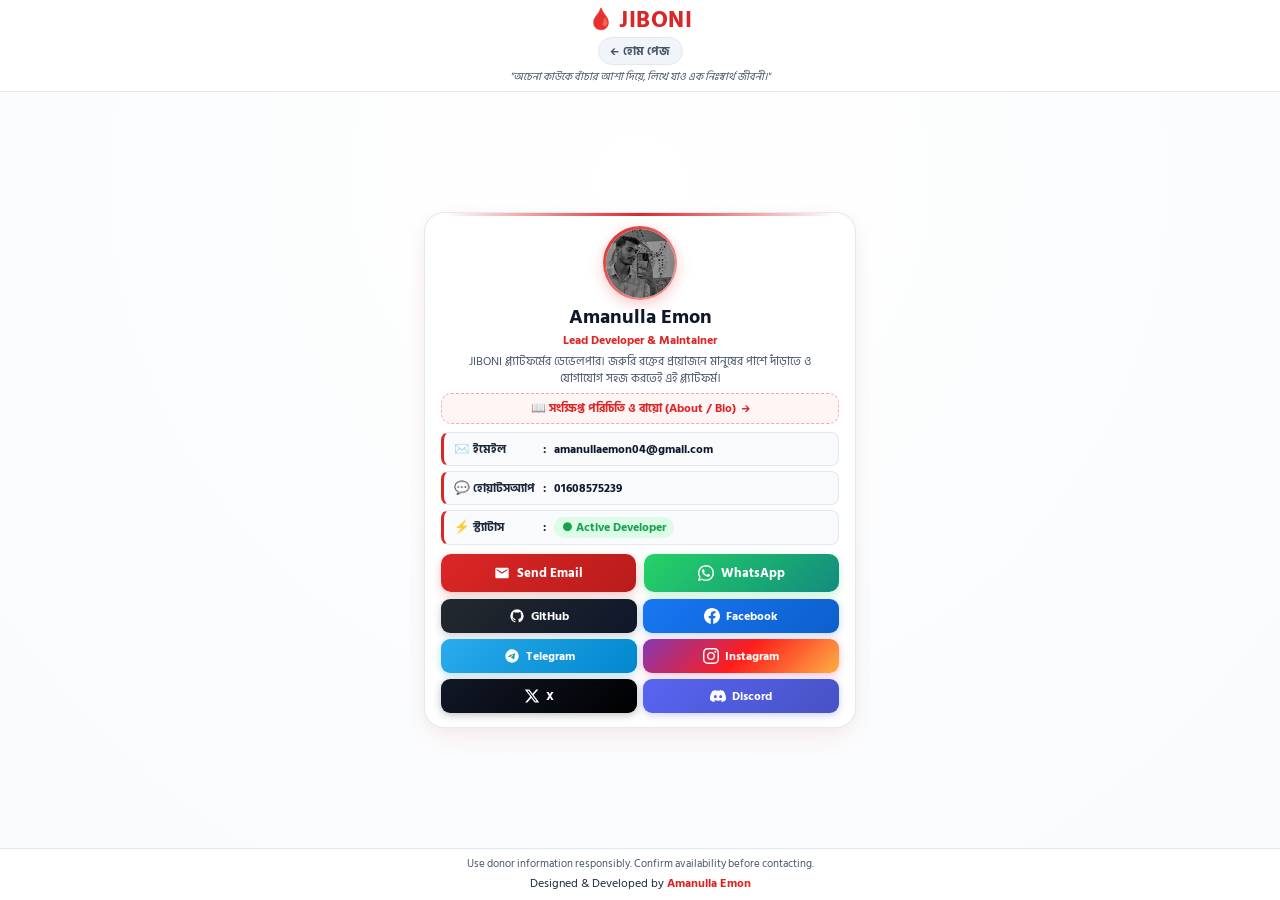
<file: developer.html>
<!DOCTYPE html>
<html lang="bn">
<head>
  <meta charset="UTF-8" />
  <meta name="viewport" content="width=device-width, initial-scale=1.0, maximum-scale=1.0, user-scalable=no" />
  <title>ডেভেলপার পরিচিতি - JIBONI</title>
  <style>
    @import url('https://fonts.googleapis.com/css2?family=Plus+Jakarta+Sans:wght@500;600;700;800&family=Hind+Siliguri:wght@500;600;700&display=swap');

    :root {
      --primary: #dc2626;
      --primary-hover: #b91c1c;
      --primary-light: #fee2e2;
      --success: #16a34a;
      --success-light: #dcfce7;
      --slate-50: #f8fafc;
      --slate-100: #f1f5f9;
      --slate-200: #e2e8f0;
      --slate-300: #cbd5e1;
      --slate-400: #94a3b8;
      --slate-600: #475569;
      --slate-800: #1e293b;
      --slate-900: #0f172a;
    }

    * {
      margin: 0;
      padding: 0;
      box-sizing: border-box;
      font-family: 'Hind Siliguri', 'Plus Jakarta Sans', sans-serif;
      -webkit-tap-highlight-color: transparent;
    }

    html, body {
      height: 100%;
      height: 100dvh;
      overflow: hidden;
      background: radial-gradient(circle at 50% 20%, #ffffff 0%, #f8fafc 100%);
      color: var(--slate-800);
      display: flex;
      flex-direction: column;
    }

    .site-header {
      background: rgba(255, 255, 255, 0.95);
      backdrop-filter: blur(8px);
      padding: 8px 14px 6px;
      border-bottom: 1px solid var(--slate-200);
      text-align: center;
      width: 100%;
      flex-shrink: 0;
    }

    .header-inner {
      max-width: 480px;
      margin: 0 auto;
    }

    .brand-row {
      margin-bottom: 3px;
    }

    .brand-logo {
      display: inline-flex;
      align-items: center;
      justify-content: center;
      gap: 5px;
      text-decoration: none;
    }

    .blood-drop {
      font-size: 1.3rem;
      line-height: 1;
    }

    .brand-name {
      font-size: 1.45rem;
      font-weight: 800;
      color: var(--primary);
      letter-spacing: 0.5px;
      line-height: 1;
    }

    .nav-btn-row {
      display: flex;
      justify-content: center;
      align-items: center;
      margin-bottom: 3px;
    }

    .btn-chip {
      padding: 3px 12px;
      border-radius: 20px;
      font-size: 0.76rem;
      font-weight: 700;
      text-decoration: none;
      display: inline-flex;
      align-items: center;
      gap: 4px;
      border: 1px solid var(--slate-200);
      background: var(--slate-100);
      color: var(--slate-600);
      transition: all 0.2s;
    }

    .btn-chip:hover {
      background: var(--slate-200);
      color: var(--slate-900);
    }

    .brand-slogan {
      font-size: 0.68rem;
      color: var(--slate-600);
      font-style: italic;
    }

    .main-wrapper {
      flex: 1;
      max-width: 460px;
      width: 100%;
      margin: 0 auto;
      padding: 8px 14px;
      display: flex;
      align-items: center;
      justify-content: center;
      overflow: hidden;
    }

    .profile-card {
      background: #ffffff;
      border: 1px solid rgba(226, 232, 240, 0.9);
      border-radius: 20px;
      padding: 13px 16px 14px;
      box-shadow: 0 10px 30px -5px rgba(220, 38, 38, 0.08), 0 4px 16px -2px rgba(15, 23, 42, 0.04);
      text-align: center;
      width: 100%;
      display: flex;
      flex-direction: column;
      position: relative;
    }

    .profile-card::before {
      content: "";
      position: absolute;
      top: 0;
      left: 20px;
      right: 20px;
      height: 3px;
      border-radius: 3px;
      background: linear-gradient(90deg, transparent, #dc2626, transparent);
    }

    .avatar-wrap {
      width: 74px;
      height: 74px;
      margin: 0 auto 5px;
      border-radius: 50%;
      padding: 2.5px;
      background: linear-gradient(135deg, #dc2626, #fca5a5);
      box-shadow: 0 4px 14px rgba(220, 38, 38, 0.25);
      display: flex;
      align-items: center;
      justify-content: center;
      flex-shrink: 0;
    }

    .avatar-img {
      width: 100%;
      height: 100%;
      border-radius: 50%;
      object-fit: cover;
      background: #ffffff;
      display: block;
    }

    .dev-name {
      font-size: 1.25rem;
      font-weight: 800;
      color: var(--slate-900);
      margin-bottom: 1px;
      line-height: 1.2;
    }

    .dev-role {
      font-size: 0.78rem;
      font-weight: 700;
      color: var(--primary);
      margin-bottom: 4px;
    }

    .dev-bio {
      font-size: 0.74rem;
      color: var(--slate-600);
      line-height: 1.36;
      margin: 0 auto 6px;
      max-width: 350px;
    }

    .bio-badge-btn {
      width: 100%;
      background: #fff5f5;
      border: 1px dashed #fca5a5;
      border-radius: 10px;
      padding: 5px 10px;
      font-size: 0.75rem;
      font-weight: 700;
      color: var(--primary);
      text-decoration: none;
      display: inline-flex;
      align-items: center;
      justify-content: center;
      gap: 5px;
      margin-bottom: 8px;
      transition: all 0.2s;
    }

    .bio-badge-btn:hover {
      background: var(--primary-light);
    }

    .info-bars-container {
      display: flex;
      flex-direction: column;
      gap: 5px;
      margin-bottom: 9px;
      text-align: left;
    }

    .info-bar-row {
      background: #f8fafc;
      border: 1px solid var(--slate-200);
      border-left: 3.5px solid var(--primary);
      border-radius: 8px;
      padding: 6px 10px;
      display: flex;
      align-items: center;
      font-size: 0.78rem;
      transition: all 0.15s;
    }

    .info-bar-row:hover {
      background: #ffffff;
      box-shadow: 0 2px 8px rgba(0, 0, 0, 0.03);
    }

    .info-bar-label {
      width: 100px;
      font-weight: 700;
      color: var(--slate-700);
      display: flex;
      align-items: center;
      justify-content: space-between;
      padding-right: 8px;
      flex-shrink: 0;
      white-space: nowrap;
    }

    .info-bar-val {
      flex: 1;
      font-weight: 700;
      color: var(--slate-900);
      word-break: break-all;
    }

    .status-active-pill {
      background: var(--success-light);
      color: var(--success);
      padding: 1px 8px;
      border-radius: 12px;
      font-size: 0.72rem;
      font-weight: 800;
      display: inline-flex;
      align-items: center;
      gap: 4px;
    }

    /* Primary CTA Buttons */
    .cta-grid {
      display: grid;
      grid-template-columns: 1fr 1fr;
      gap: 8px;
      margin-bottom: 7px;
    }

    .cta-btn {
      height: 38px;
      border-radius: 10px;
      font-size: 0.82rem;
      font-weight: 700;
      display: inline-flex;
      align-items: center;
      justify-content: center;
      gap: 7px;
      text-decoration: none;
      color: #ffffff;
      transition: all 0.2s cubic-bezier(0.4, 0, 0.2, 1);
    }

    .btn-email {
      background: linear-gradient(135deg, #dc2626, #b91c1c);
      box-shadow: 0 3px 10px rgba(220, 38, 38, 0.28);
    }

    .btn-wa {
      background: linear-gradient(135deg, #25D366, #128C7E);
      box-shadow: 0 3px 10px rgba(37, 211, 102, 0.28);
    }

    .cta-btn:active, .social-btn-fill:active {
      transform: scale(0.98);
    }

    .svg-icon {
      width: 16px;
      height: 16px;
      fill: #ffffff;
      display: inline-block;
      vertical-align: middle;
      flex-shrink: 0;
    }

    /* IMMERSIVE FILLED SOCIAL BUTTONS */
    .social-grid {
      display: grid;
      grid-template-columns: 1fr 1fr;
      gap: 6px;
    }

    .social-btn-fill {
      height: 34px;
      border-radius: 9px;
      color: #ffffff;
      font-size: 0.78rem;
      font-weight: 700;
      text-decoration: none;
      display: inline-flex;
      align-items: center;
      justify-content: center;
      gap: 6px;
      transition: all 0.2s ease;
      border: none;
    }

    /* Individual Brand Gradients & Shadows */
    .btn-github {
      background: linear-gradient(135deg, #24292e, #0f172a);
      box-shadow: 0 2px 8px rgba(15, 23, 42, 0.22);
    }

    .btn-fb {
      background: linear-gradient(135deg, #1877f2, #0d5fcc);
      box-shadow: 0 2px 8px rgba(24, 119, 242, 0.28);
    }

    .btn-tg {
      background: linear-gradient(135deg, #2aabee, #0088cc);
      box-shadow: 0 2px 8px rgba(0, 136, 204, 0.28);
    }

    .btn-insta {
      background: linear-gradient(135deg, #833ab4, #fd1d1d, #fcb045);
      box-shadow: 0 2px 8px rgba(225, 48, 108, 0.3);
    }

    .btn-x {
      background: linear-gradient(135deg, #111827, #000000);
      box-shadow: 0 2px 8px rgba(0, 0, 0, 0.25);
    }

    .btn-discord {
      background: linear-gradient(135deg, #5865f2, #4752c4);
      box-shadow: 0 2px 8px rgba(88, 101, 242, 0.3);
    }

    .social-btn-fill:hover {
      transform: translateY(-1px);
      filter: brightness(1.06);
    }

    .site-footer {
      background: #ffffff;
      border-top: 1px solid var(--slate-200);
      padding: 6px 14px 7px;
      text-align: center;
      flex-shrink: 0;
      width: 100%;
    }

    .footer-disclaimer {
      font-size: 0.68rem;
      color: var(--slate-600);
      margin-bottom: 2px;
    }

    .footer-credit {
      font-size: 0.72rem;
      color: var(--slate-800);
    }

    .footer-credit a {
      color: var(--primary);
      font-weight: 700;
      text-decoration: none;
    }
  </style>
</head>
<body>

  <header class="site-header">
    <div class="header-inner">
      <div class="brand-row">
        <a href="index.html" class="brand-logo">
          <span class="blood-drop">🩸</span>
          <span class="brand-name">JIBONI</span>
        </a>
      </div>

      <div class="nav-btn-row">
        <a href="index.html" class="btn-chip">← হোম পেজ</a>
      </div>

      <p class="brand-slogan">"অচেনা কাউকে বাঁচার আশা দিয়ে, লিখে যাও এক নিঃস্বার্থ জীবনী।"</p>
    </div>
  </header>

  <main class="main-wrapper">
    <div class="profile-card">
      <!-- Profile Picture -->
      <div class="avatar-wrap">
        <img 
          src="profile.jpg" 
          alt="Amanulla Emon" 
          class="avatar-img" 
          onerror="if(this.src.indexOf('profile.jpg')!==-1){this.src='emon.jpg';}else{this.src='https://avatars.githubusercontent.com/u/10000000?v=4';}"
        />
      </div>

      <h1 class="dev-name">Amanulla Emon</h1>
      <p class="dev-role">Lead Developer & Maintainer</p>
      
      <p class="dev-bio">
        JIBONI প্ল্যাটফর্মের ডেভেলপার। জরুরি রক্তের প্রয়োজনে মানুষের পাশে দাঁড়াতে ও যোগাযোগ সহজ করতেই এই প্ল্যাটফর্ম।
      </p>

      <a href="bio.html" class="bio-badge-btn">
        <span>📖 সংক্ষিপ্ত পরিচিতি ও বায়ো (About / Bio)</span>
        <span>→</span>
      </a>

      <!-- Immersive Contact Information Bars -->
      <div class="info-bars-container">
        <div class="info-bar-row">
          <span class="info-bar-label">
            <span>✉️ ইমেইল</span><span>:</span>
          </span>
          <span class="info-bar-val">amanullaemon04@gmail.com</span>
        </div>

        <div class="info-bar-row">
          <span class="info-bar-label">
            <span>💬 হোয়াটসঅ্যাপ</span><span>:</span>
          </span>
          <span class="info-bar-val">01608575239</span>
        </div>

        <div class="info-bar-row">
          <span class="info-bar-label">
            <span>⚡ স্ট্যাটাস</span><span>:</span>
          </span>
          <span class="info-bar-val">
            <span class="status-active-pill">● Active Developer</span>
          </span>
        </div>
      </div>

      <!-- Action Buttons -->
      <div class="cta-grid">
        <a href="mailto:amanullaemon04@gmail.com" class="cta-btn btn-email">
          <svg class="svg-icon" viewBox="0 0 24 24"><path d="M20 4H4c-1.1 0-1.99.9-1.99 2L2 18c0 1.1.9 2 2 2h16c1.1 0 2-.9 2-2V6c0-1.1-.9-2-2-2zm0 4l-8 5-8-5V6l8 5 8-5v2z"/></svg>
          <span>Send Email</span>
        </a>
        
        <a href="https://wa.me/8801608575239" target="_blank" rel="noopener noreferrer" class="cta-btn btn-wa">
          <svg class="svg-icon" viewBox="0 0 24 24"><path d="M17.472 14.382c-.301-.15-1.78-.878-2.056-.978-.276-.1-.477-.15-.678.15-.2.301-.778.978-.954 1.18-.175.2-.351.226-.652.075-.301-.15-1.272-.469-2.423-1.496-.895-.798-1.5-1.784-1.675-2.085-.175-.301-.019-.464.132-.613.136-.134.301-.351.451-.527.151-.176.2-.301.301-.502.101-.2.051-.376-.025-.526-.075-.15-.678-1.634-.929-2.238-.244-.588-.492-.508-.678-.518l-.578-.01c-.2 0-.527.075-.803.376s-1.054 1.03-1.054 2.511 1.08 2.912 1.23 3.113c.151.2 2.126 3.246 5.15 4.553.719.311 1.281.497 1.719.636.723.23 1.381.197 1.901.12.579-.087 1.78-.727 2.031-1.43.251-.703.251-1.304.175-1.43-.075-.126-.276-.201-.577-.351zM12.004 21.826c-1.777 0-3.522-.477-5.056-1.385l-.362-.215-3.754.985 1.002-3.66-.235-.375a9.789 9.789 0 0 1-1.5-5.267c0-5.419 4.41-9.829 9.834-9.829 2.625 0 5.093 1.023 6.95 2.88 1.856 1.856 2.878 4.325 2.877 6.95 0 5.421-4.41 9.831-9.831 9.831zM12.004 0C5.385 0 .003 5.382.003 12.001a11.94 11.94 0 0 0 1.625 6.02L0 24l6.155-1.615a11.956 11.956 0 0 0 5.849 1.516c6.618 0 12.001-5.382 12.001-12.001A12.005 12.005 0 0 0 12.004 0z"/></svg>
          <span>WhatsApp</span>
        </a>
      </div>

      <!-- Immersive Filled Social Buttons Grid -->
      <div class="social-grid">
        <a href="https://github.com/amanullaemon04" target="_blank" rel="noopener noreferrer" class="social-btn-fill btn-github">
          <svg class="svg-icon" viewBox="0 0 24 24"><path d="M12 2A10 10 0 0 0 2 12c0 4.42 2.87 8.17 6.84 9.5.5.08.66-.23.66-.5v-1.69c-2.77.6-3.36-1.34-3.36-1.34-.46-1.16-1.11-1.47-1.11-1.47-.91-.62.07-.6.07-.6 1 .07 1.53 1.03 1.53 1.03.87 1.52 2.34 1.07 2.91.83.09-.65.35-1.09.63-1.34-2.22-.25-4.55-1.11-4.55-4.92 0-1.11.38-2 1.03-2.71-.1-.25-.45-1.29.1-2.64 0 0 .84-.27 2.75 1.02.79-.22 1.65-.33 2.5-.33.85 0 1.71.11 2.5.33 1.91-1.29 2.75-1.02 2.75-1.02.55 1.35.2 2.39.1 2.64.65.71 1.03 1.6 1.03 2.71 0 3.82-2.34 4.66-4.57 4.91.36.31.69.92.69 1.85V21c0 .27.16.59.67.5C19.14 20.16 22 16.42 22 12A10 10 0 0 0 12 2z"/></svg>
          <span>GitHub</span>
        </a>

        <a href="https://facebook.com/amanulla.emon.5" target="_blank" rel="noopener noreferrer" class="social-btn-fill btn-fb">
          <svg class="svg-icon" viewBox="0 0 24 24"><path d="M24 12.073c0-6.627-5.373-12-12-12s-12 5.373-12 12c0 5.99 4.388 10.954 10.125 11.854v-8.385H7.078v-3.47h3.047V9.43c0-3.007 1.792-4.669 4.533-4.669 1.312 0 2.686.235 2.686.235v2.953H15.83c-1.491 0-1.956.925-1.956 1.874v2.25h3.328l-.532 3.47h-2.796v8.385C19.612 23.027 24 18.062 24 12.073z"/></svg>
          <span>Facebook</span>
        </a>

        <a href="https://t.me/amanullaemon04" target="_blank" rel="noopener noreferrer" class="social-btn-fill btn-tg">
          <svg class="svg-icon" viewBox="0 0 24 24"><path d="M12 2C6.48 2 2 6.48 2 12s4.48 10 10 10 10-4.48 10-10S17.52 2 12 2zm4.64 6.8c-.15 1.58-.8 5.42-1.13 7.19-.14.75-.42 1-.68 1.03-.58.05-1.02-.38-1.58-.75-.88-.58-1.38-.94-2.23-1.5-.99-.65-.35-1.01.22-1.59.15-.15 2.71-2.48 2.76-2.69a.2.2 0 0 0-.05-.18c-.06-.05-.14-.03-.21-.02-.09.02-1.49.95-4.22 2.79-.4.27-.76.41-1.08.4-.36-.01-1.04-.2-1.55-.37-.63-.2-1.12-.31-1.08-.66.02-.18.27-.36.75-.55 2.92-1.27 4.86-2.11 5.83-2.51 2.78-1.16 3.35-1.36 3.73-1.36.08 0 .27.02.39.12.1.08.13.19.14.27-.01.06.01.24 0 .38z"/></svg>
          <span>Telegram</span>
        </a>

        <a href="https://instagram.com/amanullaemon04" target="_blank" rel="noopener noreferrer" class="social-btn-fill btn-insta">
          <svg class="svg-icon" viewBox="0 0 24 24"><path d="M12 2.163c3.204 0 3.584.012 4.85.07 3.252.148 4.771 1.691 4.919 4.919.058 1.265.069 1.645.069 4.849 0 3.205-.012 3.584-.069 4.849-.149 3.225-1.664 4.771-4.919 4.919-1.266.058-1.644.07-4.85.07-3.204 0-3.584-.012-4.849-.07-3.26-.149-4.771-1.699-4.919-4.92-.058-1.265-.07-1.644-.07-4.849 0-3.204.013-3.583.07-4.849.149-3.227 1.664-4.771 4.919-4.919 1.266-.057 1.645-.069 4.849-.069zm0-2.163c-3.259 0-3.667.014-4.947.072-4.358.2-6.78 2.618-6.98 6.98-.059 1.281-.073 1.689-.073 4.948 0 3.259.014 3.668.072 4.948.2 4.358 2.618 6.78 6.98 6.98 1.281.058 1.689.072 4.948.072 3.259 0 3.668-.014 4.948-.072 4.354-.2 6.782-2.618 6.979-6.98.059-1.28.073-1.689.073-4.948 0-3.259-.014-3.667-.072-4.947-.196-4.354-2.617-6.78-6.979-6.98-1.281-.059-1.69-.073-4.949-.073zm0 5.838c-3.403 0-6.162 2.759-6.162 6.162s2.759 6.163 6.162 6.163 6.162-2.759 6.162-6.163c0-3.403-2.759-6.162-6.162-6.162zm0 10.162c-2.209 0-4-1.79-4-4 0-2.209 1.791-4 4-4s4 1.791 4 4c0 2.21-1.791 4-4 4zm6.406-11.845c-.796 0-1.441.645-1.441 1.44s.645 1.44 1.441 1.44c.795 0 1.439-.645 1.439-1.44s-.644-1.44-1.439-1.44z"/></svg>
          <span>Instagram</span>
        </a>

        <a href="https://x.com/amanullaemon04" target="_blank" rel="noopener noreferrer" class="social-btn-fill btn-x">
          <svg class="svg-icon" viewBox="0 0 24 24"><path d="M18.244 2.25h3.308l-7.227 8.26 8.502 11.24H16.17l-5.214-6.817L4.99 21.75H1.68l7.73-8.835L1.254 2.25H8.08l4.713 6.231zm-1.161 17.52h1.833L7.084 4.126H5.117z"/></svg>
          <span>X</span>
        </a>

        <a href="https://discordapp.com/users/amanullaemon04" target="_blank" rel="noopener noreferrer" class="social-btn-fill btn-discord">
          <svg class="svg-icon" viewBox="0 0 24 24"><path d="M20.317 4.37a19.791 19.791 0 0 0-4.885-1.515.074.074 0 0 0-.079.037c-.21.375-.444.864-.608 1.25a18.27 18.27 0 0 0-5.487 0 12.64 12.64 0 0 0-.617-1.25.077.077 0 0 0-.079-.037A19.736 19.736 0 0 0 3.677 4.37a.07.07 0 0 0-.032.027C.533 9.046-.32 13.58.099 18.057a.082.082 0 0 0 .031.057 19.9 19.9 0 0 0 5.993 3.03.078.078 0 0 0 .084-.028c.462-.63.874-1.295 1.226-1.994.021-.041.001-.09-.041-.106a13.107 13.107 0 0 1-1.872-.892.077.077 0 0 1-.008-.128 10.2 10.2 0 0 0 .372-.292.074.074 0 0 1 .077-.01c3.929 1.793 8.18 1.793 12.061 0a.074.074 0 0 1 .078.01c.12.098.246.198.373.292a.077.077 0 0 1-.006.127 12.299 12.299 0 0 1-1.873.894.077.077 0 0 0-.041.107c.36.698.772 1.362 1.225 1.993a.076.076 0 0 0 .084.028 19.839 19.839 0 0 0 6.002-3.03.077.077 0 0 0 .032-.054c.5-5.177-.838-9.674-3.549-13.66a.061.061 0 0 0-.031-.028zM8.02 15.33c-1.183 0-2.157-1.085-2.157-2.419 0-1.333.956-2.419 2.157-2.419 1.21 0 2.176 1.096 2.157 2.42 0 1.333-.956 2.418-2.157 2.418zm7.975 0c-1.183 0-2.157-1.085-2.157-2.419 0-1.333.955-2.419 2.157-2.419 1.21 0 2.176 1.096 2.157 2.42 0 1.333-.946 2.418-2.157 2.418z"/></svg>
          <span>Discord</span>
        </a>
      </div>
    </div>
  </main>

  <footer class="site-footer">
    <p class="footer-disclaimer">Use donor information responsibly. Confirm availability before contacting.</p>
    <p class="footer-credit">Designed & Developed by <a href="developer.html">Amanulla Emon</a></p>
  </footer>

</body>
</html>
</file>
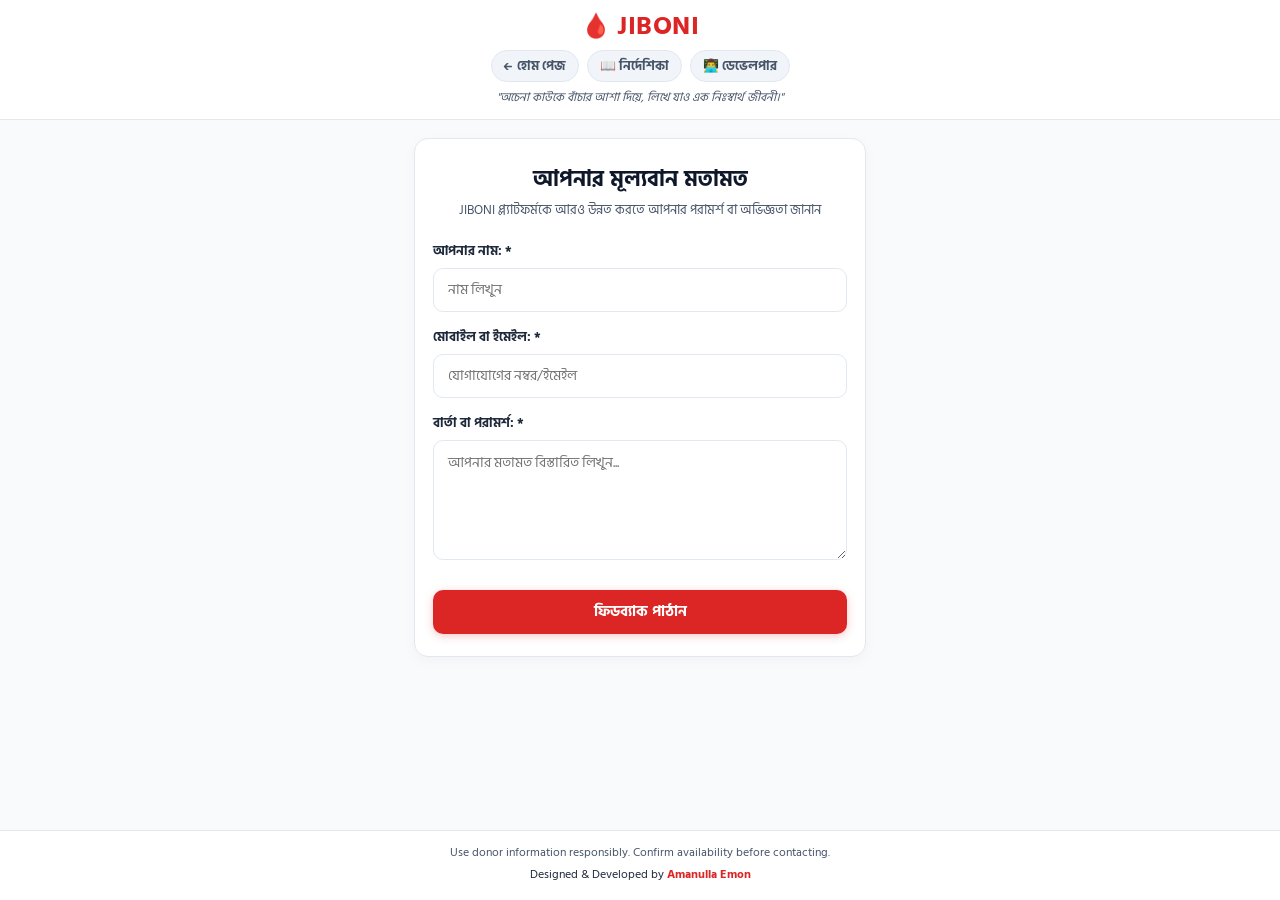
<file: feedback.html>
<!DOCTYPE html>
<html lang="bn">
<head>
  <meta charset="UTF-8" />
  <meta name="viewport" content="width=device-width, initial-scale=1.0, maximum-scale=1.0, user-scalable=no" />
  <title>আপনার মূল্যবান মতামত - JIBONI</title>
  <style>
    @import url('https://fonts.googleapis.com/css2?family=Plus+Jakarta+Sans:wght@500;600;700;800&family=Hind+Siliguri:wght@500;600;700&display=swap');

    :root {
      --primary: #dc2626;
      --primary-hover: #b91c1c;
      --primary-light: #fee2e2;
      --success: #15803d;
      --success-light: #dcfce7;
      --slate-50: #f8fafc;
      --slate-100: #f1f5f9;
      --slate-200: #e2e8f0;
      --slate-400: #94a3b8;
      --slate-600: #475569;
      --slate-800: #1e293b;
      --slate-900: #0f172a;
    }

    * {
      margin: 0;
      padding: 0;
      box-sizing: border-box;
      font-family: 'Hind Siliguri', 'Plus Jakarta Sans', sans-serif;
      -webkit-tap-highlight-color: transparent;
    }

    body {
      background-color: var(--slate-50);
      color: var(--slate-800);
      min-height: 100vh;
      display: flex;
      flex-direction: column;
    }

    .site-header {
      background: #ffffff;
      padding: 14px 16px 12px;
      border-bottom: 1px solid var(--slate-200);
      text-align: center;
      width: 100%;
    }

    .header-inner {
      max-width: 480px;
      margin: 0 auto;
    }

    .brand-row {
      margin-bottom: 8px;
    }

    .brand-logo {
      display: inline-flex;
      align-items: center;
      justify-content: center;
      gap: 6px;
      text-decoration: none;
    }

    .blood-drop {
      font-size: 1.5rem;
      line-height: 1;
    }

    .brand-name {
      font-size: 1.6rem;
      font-weight: 800;
      color: var(--primary);
      letter-spacing: 0.5px;
      line-height: 1;
    }

    .nav-btn-row {
      display: flex;
      justify-content: center;
      align-items: center;
      gap: 8px;
      margin-bottom: 6px;
      flex-wrap: wrap;
    }

    .btn-chip {
      padding: 5px 12px;
      border-radius: 20px;
      font-size: 0.8rem;
      font-weight: 700;
      text-decoration: none;
      display: inline-flex;
      align-items: center;
      gap: 4px;
      border: 1px solid var(--slate-200);
      background: var(--slate-100);
      color: var(--slate-600);
      cursor: pointer;
    }

    .brand-slogan {
      font-size: 0.74rem;
      color: var(--slate-600);
      font-style: italic;
    }

    .main-wrapper {
      flex: 1;
      max-width: 480px;
      width: 100%;
      margin: 0 auto;
      padding: 18px 14px 40px;
    }

    .form-card {
      background: #ffffff;
      border: 1px solid var(--slate-200);
      border-radius: 14px;
      padding: 22px 18px;
      box-shadow: 0 4px 14px rgba(0, 0, 0, 0.03);
    }

    .page-title {
      font-size: 1.4rem;
      font-weight: 800;
      color: var(--slate-900);
      margin-bottom: 4px;
      text-align: center;
    }

    .page-subtitle {
      font-size: 0.84rem;
      color: var(--slate-600);
      margin-bottom: 20px;
      text-align: center;
      line-height: 1.4;
    }

    .input-group {
      margin-bottom: 14px;
      text-align: left;
    }

    .field-label {
      display: block;
      font-size: 0.84rem;
      font-weight: 700;
      color: var(--slate-800);
      margin-bottom: 6px;
    }

    .text-input,
    .textarea-input {
      width: 100%;
      padding: 10px 14px;
      background: #ffffff;
      border: 1px solid var(--slate-200);
      border-radius: 10px;
      font-size: 0.88rem;
      color: var(--slate-800);
      outline: none;
      transition: all 0.2s;
    }

    .text-input {
      height: 44px;
    }

    .textarea-input {
      min-height: 120px;
      resize: vertical;
    }

    .text-input:focus,
    .textarea-input:focus {
      border-color: var(--primary);
      box-shadow: 0 0 0 2px rgba(220, 38, 38, 0.1);
    }

    .btn-submit {
      width: 100%;
      height: 44px;
      background: var(--primary);
      color: #ffffff;
      border: none;
      border-radius: 10px;
      font-size: 0.94rem;
      font-weight: 700;
      cursor: pointer;
      margin-top: 8px;
      box-shadow: 0 2px 8px rgba(220, 38, 38, 0.25);
    }

    .btn-submit:active {
      background: var(--primary-hover);
    }

    .alert-box {
      margin-top: 14px;
      padding: 10px 12px;
      border-radius: 8px;
      font-size: 0.84rem;
      font-weight: 700;
      text-align: center;
      display: none;
    }

    /* CUSTOM JIBONI ALERT DIALOG */
    .custom-alert-backdrop {
      position: fixed;
      inset: 0;
      background: rgba(15, 23, 42, 0.6);
      backdrop-filter: blur(4px);
      z-index: 3000;
      display: none;
      align-items: center;
      justify-content: center;
      padding: 16px;
    }

    .custom-alert-box {
      background: #ffffff;
      border-radius: 18px;
      max-width: 340px;
      width: 100%;
      padding: 22px 20px;
      text-align: center;
      box-shadow: 0 12px 30px rgba(0, 0, 0, 0.15);
      animation: alertPop 0.2s cubic-bezier(0.175, 0.885, 0.32, 1.275);
    }

    @keyframes alertPop {
      from { transform: scale(0.85); opacity: 0; }
      to { transform: scale(1); opacity: 1; }
    }

    .alert-icon-wrap {
      width: 48px;
      height: 48px;
      border-radius: 50%;
      background: var(--primary-light);
      color: var(--primary);
      display: inline-flex;
      align-items: center;
      justify-content: center;
      font-size: 1.4rem;
      margin-bottom: 12px;
    }

    .alert-title-text {
      font-size: 1.05rem;
      font-weight: 800;
      color: var(--slate-900);
      margin-bottom: 6px;
    }

    .alert-body-text {
      font-size: 0.85rem;
      color: var(--slate-600);
      margin-bottom: 18px;
      line-height: 1.4;
    }

    .alert-confirm-btn {
      width: 100%;
      height: 40px;
      background: var(--primary);
      color: #ffffff;
      border: none;
      border-radius: 10px;
      font-size: 0.9rem;
      font-weight: 700;
      cursor: pointer;
    }

    .site-footer {
      background: #ffffff;
      border-top: 1px solid var(--slate-200);
      padding: 12px 16px 16px;
      text-align: center;
      margin-top: auto;
      width: 100%;
    }

    .footer-disclaimer {
      font-size: 0.72rem;
      color: var(--slate-600);
      margin-bottom: 3px;
    }

    .footer-credit {
      font-size: 0.75rem;
      color: var(--slate-800);
    }

    .footer-credit a {
      color: var(--primary);
      font-weight: 700;
      text-decoration: none;
    }
  </style>
</head>
<body>

  <header class="site-header">
    <div class="header-inner">
      <div class="brand-row">
        <a href="index.html" class="brand-logo">
          <span class="blood-drop">🩸</span>
          <span class="brand-name">JIBONI</span>
        </a>
      </div>

      <div class="nav-btn-row">
        <a href="index.html" class="btn-chip">← হোম পেজ</a>
        <a href="guidelines.html" class="btn-chip">📖 নির্দেশিকা</a>
        <a href="developer.html" class="btn-chip">👨‍💻 ডেভেলপার</a>
      </div>

      <p class="brand-slogan">"অচেনা কাউকে বাঁচার আশা দিয়ে, লিখে যাও এক নিঃস্বার্থ জীবনী।"</p>
    </div>
  </header>

  <main class="main-wrapper">
    <div class="form-card">
      <h1 class="page-title">আপনার মূল্যবান মতামত</h1>
      <p class="page-subtitle">JIBONI প্ল্যাটফর্মকে আরও উন্নত করতে আপনার পরামর্শ বা অভিজ্ঞতা জানান</p>

      <form id="feedbackForm" onsubmit="handleFeedbackSubmit(event)">
        <!-- আপনার নাম (বাধ্যতামূলক) -->
        <div class="input-group">
          <label class="field-label" for="feedName">আপনার নাম: *</label>
          <input type="text" id="feedName" class="text-input" placeholder="নাম লিখুন" required />
        </div>

        <!-- মোবাইল বা ইমেইল (বাধ্যতামূলক) -->
        <div class="input-group">
          <label class="field-label" for="feedContact">মোবাইল বা ইমেইল: *</label>
          <input type="text" id="feedContact" class="text-input" placeholder="যোগাযোগের নম্বর/ইমেইল" required />
        </div>

        <!-- বার্তা বা পরামর্শ (বাধ্যতামূলক) -->
        <div class="input-group">
          <label class="field-label" for="feedMessage">বার্তা বা পরামর্শ: *</label>
          <textarea id="feedMessage" class="textarea-input" placeholder="আপনার মতামত বিস্তারিত লিখুন..." required></textarea>
        </div>

        <button type="submit" class="btn-submit" id="feedSubmitBtn">ফিডব্যাক পাঠান</button>
      </form>

      <div id="feedbackAlert" class="alert-box"></div>
    </div>
  </main>

  <!-- JIBONI BRANDED POPUP ALERT -->
  <div id="customAlertModal" class="custom-alert-backdrop">
    <div class="custom-alert-box">
      <div class="alert-icon-wrap" id="customAlertIcon">⚠️</div>
      <h3 class="alert-title-text" id="customAlertTitle">সতর্কতা</h3>
      <p class="alert-body-text" id="customAlertMsg">বার্তা</p>
      <button type="button" class="alert-confirm-btn" onclick="closeCustomAlert()">ঠিক আছে</button>
    </div>
  </div>

  <footer class="site-footer">
    <p class="footer-disclaimer">Use donor information responsibly. Confirm availability before contacting.</p>
    <p class="footer-credit">Designed & Developed by <a href="developer.html">Amanulla Emon</a></p>
  </footer>

  <script>
    function showCustomAlert(title, message, icon) {
      document.getElementById("customAlertTitle").innerText = title || "সতর্কতা";
      document.getElementById("customAlertMsg").innerText = message;
      document.getElementById("customAlertIcon").innerText = icon || "⚠️";
      document.getElementById("customAlertModal").style.display = "flex";
    }

    function closeCustomAlert() {
      document.getElementById("customAlertModal").style.display = "none";
    }

    function handleFeedbackSubmit(e) {
      e.preventDefault();
      var name = document.getElementById("feedName").value.trim();
      var contact = document.getElementById("feedContact").value.trim();
      var message = document.getElementById("feedMessage").value.trim();
      var alertBox = document.getElementById("feedbackAlert");

      if (!name || !contact || !message) {
        showCustomAlert("তথ্য অসম্পূর্ণ", "অনুগ্রহ করে সকল আবশ্যকীয় তথ্য (*) পূরণ করুন!", "✍️");
        return;
      }

      var feedbacks = JSON.parse(localStorage.getItem("jiboni_feedbacks") || "[]");
      var newFeedback = {
        id: Date.now(),
        name: name,
        contact: contact,
        message: message,
        date: new Date().toISOString().split("T")[0]
      };

      feedbacks.unshift(newFeedback);
      localStorage.setItem("jiboni_feedbacks", JSON.stringify(feedbacks));

      alertBox.style.display = "block";
      alertBox.style.background = "#dcfce7";
      alertBox.style.color = "#15803d";
      alertBox.innerText = "ধন্যবাদ! আপনার মূল্যবান মতামত সফলভাবে গ্রহণ করা হয়েছে।";

      document.getElementById("feedbackForm").reset();

      setTimeout(function() {
        alertBox.style.display = "none";
      }, 3500);
    }
  </script>
</body>
</html>
</file>
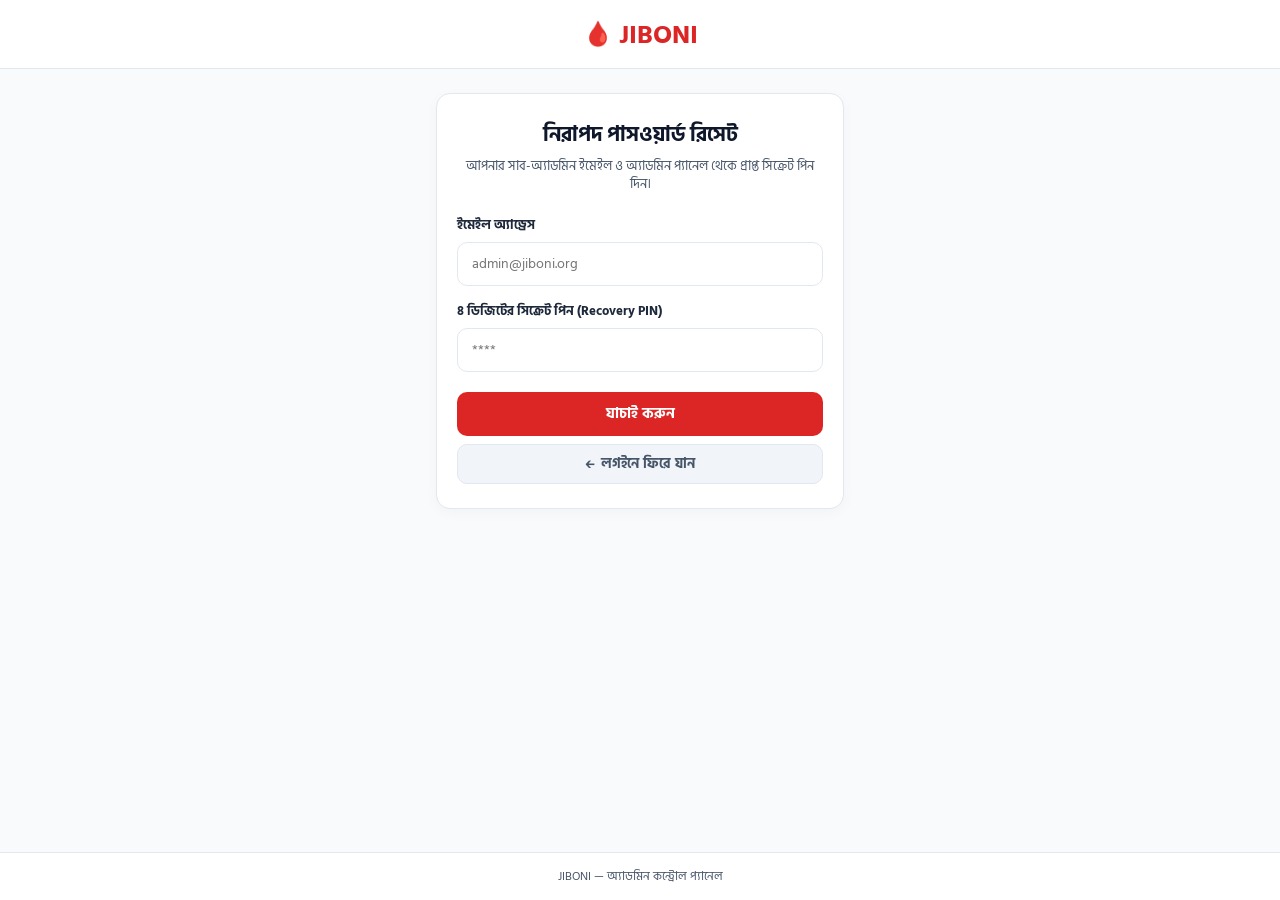
<file: forgot-password.html>
<!DOCTYPE html>
<html lang="bn">
<head>
  <meta charset="UTF-8" />
  <meta name="viewport" content="width=device-width, initial-scale=1.0" />
  <title>পাসওয়ার্ড রিসেট - JIBONI</title>
  <style>
    @import url('https://fonts.googleapis.com/css2?family=Plus+Jakarta+Sans:wght@500;600;700;800&family=Hind+Siliguri:wght@500;600;700&display=swap');

    :root {
      --primary: #dc2626;
      --primary-hover: #b91c1c;
      --primary-light: #fee2e2;
      --success: #15803d;
      --success-light: #dcfce7;
      --slate-50: #f8fafc;
      --slate-100: #f1f5f9;
      --slate-200: #e2e8f0;
      --slate-600: #475569;
      --slate-800: #1e293b;
      --slate-900: #0f172a;
    }

    * {
      margin: 0;
      padding: 0;
      box-sizing: border-box;
      font-family: 'Hind Siliguri', 'Plus Jakarta Sans', sans-serif;
      -webkit-tap-highlight-color: transparent;
    }

    body {
      background: var(--slate-50);
      color: var(--slate-800);
      min-height: 100vh;
      display: flex;
      flex-direction: column;
    }

    .site-header {
      background: #ffffff;
      padding: 14px 16px 12px;
      border-bottom: 1px solid var(--slate-200);
      text-align: center;
      width: 100%;
    }

    .brand-logo {
      display: inline-flex;
      align-items: center;
      gap: 6px;
      text-decoration: none;
    }

    .blood-drop {
      font-size: 1.5rem;
      line-height: 1;
    }

    .brand-name {
      font-size: 1.6rem;
      font-weight: 800;
      color: var(--primary);
    }

    .app-main {
      flex: 1;
      max-width: 440px;
      width: 100%;
      margin: 0 auto;
      padding: 24px 16px;
    }

    .card {
      background: #ffffff;
      border: 1px solid var(--slate-200);
      border-radius: 14px;
      padding: 24px 20px;
      box-shadow: 0 4px 14px rgba(0, 0, 0, 0.03);
      text-align: center;
    }

    .title {
      font-size: 1.3rem;
      font-weight: 800;
      color: var(--slate-900);
      margin-bottom: 6px;
    }

    .subtitle {
      font-size: 0.82rem;
      color: var(--slate-600);
      margin-bottom: 20px;
      line-height: 1.4;
    }

    .input-field {
      text-align: left;
      margin-bottom: 14px;
    }

    .field-label {
      display: block;
      font-size: 0.84rem;
      font-weight: 700;
      color: var(--slate-800);
      margin-bottom: 6px;
    }

    .custom-input {
      width: 100%;
      height: 44px;
      padding: 0 14px;
      border: 1px solid var(--slate-200);
      border-radius: 10px;
      font-size: 0.88rem;
      color: var(--slate-800);
      outline: none;
      background: #ffffff;
    }

    .custom-input:focus {
      border-color: var(--primary);
      box-shadow: 0 0 0 2px rgba(220, 38, 38, 0.1);
    }

    .btn-primary {
      width: 100%;
      height: 44px;
      background: var(--primary);
      color: #ffffff;
      border: none;
      border-radius: 10px;
      font-weight: 700;
      font-size: 0.92rem;
      cursor: pointer;
      margin-top: 6px;
    }

    .btn-back {
      width: 100%;
      height: 40px;
      background: var(--slate-100);
      color: var(--slate-600);
      border: 1px solid var(--slate-200);
      border-radius: 10px;
      font-weight: 700;
      font-size: 0.85rem;
      cursor: pointer;
      margin-top: 8px;
      text-decoration: none;
      display: inline-flex;
      align-items: center;
      justify-content: center;
    }

    .alert-box {
      margin-top: 14px;
      padding: 10px 12px;
      border-radius: 8px;
      font-size: 0.84rem;
      font-weight: 700;
      text-align: center;
      display: none;
    }

    .site-footer {
      background: #ffffff;
      border-top: 1px solid var(--slate-200);
      padding: 14px 16px;
      text-align: center;
      margin-top: auto;
      font-size: 0.75rem;
      color: var(--slate-600);
    }
  </style>
</head>
<body>

  <header class="site-header">
    <a href="index.html" class="brand-logo">
      <span class="blood-drop">🩸</span>
      <span class="brand-name">JIBONI</span>
    </a>
  </header>

  <main class="app-main">
    <div class="card">
      <h1 class="title">নিরাপদ পাসওয়ার্ড রিসেট</h1>
      <p class="subtitle">আপনার সাব-অ্যাডমিন ইমেইল ও অ্যাডমিন প্যানেল থেকে প্রাপ্ত সিক্রেট পিন দিন।</p>

      <!-- Step 1: Verification Form -->
      <div id="step1Box">
        <div class="input-field">
          <label class="field-label" for="resetEmail">ইমেইল অ্যাড্রেস</label>
          <input type="email" id="resetEmail" class="custom-input" placeholder="admin@jiboni.org" required />
        </div>

        <div class="input-field">
          <label class="field-label" for="resetPin">৪ ডিজিটের সিক্রেট পিন (Recovery PIN)</label>
          <input type="password" id="resetPin" class="custom-input" placeholder="****" maxlength="4" required />
        </div>

        <button type="button" class="btn-primary" onclick="verifySubAdminPin()">যাচাই করুন</button>
      </div>

      <!-- Step 2: New Password Form (Only shown after valid PIN verification) -->
      <div id="step2Box" style="display: none;">
        <div class="input-field">
          <label class="field-label" for="newPassword">নতুন পাসওয়ার্ড দিন</label>
          <input type="password" id="newPassword" class="custom-input" placeholder="নতুন পাসওয়ার্ড (কমপক্ষে ৪ অক্ষর)" required />
        </div>

        <button type="button" class="btn-primary" onclick="saveSubAdminNewPassword()">পাসওয়ার্ড আপডেট সম্পন্ন করুন</button>
      </div>

      <a href="admin.html" class="btn-back">← লগইনে ফিরে যান</a>
      <div id="resetAlert" class="alert-box"></div>
    </div>
  </main>

  <footer class="site-footer">
    <p>JIBONI — অ্যাডমিন কন্ট্রোল প্যানেল</p>
  </footer>

  <script>
    var verifiedSubAdmin = null;

    function verifySubAdminPin() {
      var email = (document.getElementById("resetEmail").value || "").trim().toLowerCase();
      var pin = (document.getElementById("resetPin").value || "").trim();
      var alertBox = document.getElementById("resetAlert");
      alertBox.style.display = "block";

      if (!email || !pin) {
        alertBox.style.background = "#fee2e2";
        alertBox.style.color = "#b91c1c";
        alertBox.innerText = "ইমেইল এবং সিক্রেট পিন উভয়ই প্রদান করুন!";
        return;
      }

      if (email === "amanullaemon04@gmail.com") {
        alertBox.style.background = "#fee2e2";
        alertBox.style.color = "#b91c1c";
        alertBox.innerText = "Super Admin পাসওয়ার্ড সুরক্ষার জন্য কোডের ভেতরে সংরক্ষিত।";
        return;
      }

      var admins = JSON.parse(localStorage.getItem("jiboni_admin_accounts") || "[]");
      var target = admins.find(function(a) { 
        return a.email.toLowerCase() === email && String(a.recovery_pin || "1234") === String(pin); 
      });

      if (target) {
        verifiedSubAdmin = target;
        alertBox.style.background = "#dcfce7";
        alertBox.style.color = "#15803d";
        alertBox.innerText = "পিন যাচাই সফল হয়েছে! এবার আপনার নতুন পাসওয়ার্ড সেট করুন।";

        document.getElementById("step1Box").style.display = "none";
        document.getElementById("step2Box").style.display = "block";
      } else {
        alertBox.style.background = "#fee2e2";
        alertBox.style.color = "#b91c1c";
        alertBox.innerText = "ভুল তথ্য! ইমেইল অথবা সিক্রেট পিন মেলেনি। প্রয়োজনে Super Admin-এর সাথে যোগাযোগ করুন।";
      }
    }

    function saveSubAdminNewPassword() {
      var newPass = (document.getElementById("newPassword").value || "").trim();
      var alertBox = document.getElementById("resetAlert");
      alertBox.style.display = "block";

      if (!newPass || newPass.length < 4) {
        alertBox.style.background = "#fee2e2";
        alertBox.style.color = "#b91c1c";
        alertBox.innerText = "কমপক্ষে ৪ ডিজিটের নতুন পাসওয়ার্ড দিন!";
        return;
      }

      if (verifiedSubAdmin) {
        var admins = JSON.parse(localStorage.getItem("jiboni_admin_accounts") || "[]");
        var target = admins.find(function(a) { return a.email.toLowerCase() === verifiedSubAdmin.email.toLowerCase(); });
        
        if (target) {
          target.pass = newPass;
          localStorage.setItem("jiboni_admin_accounts", JSON.stringify(admins));

          alertBox.style.background = "#dcfce7";
          alertBox.style.color = "#15803d";
          alertBox.innerHTML = "পাসওয়ার্ড সফলভাবে হালনাগাদ করা হয়েছে!<br>কিছুক্ষণের মধ্যে লগইন পেইজে নিয়ে যাওয়া হচ্ছে...";

          setTimeout(function() {
            window.location.href = "admin.html";
          }, 1500);
        }
      }
    }
  </script>
</body>
</html>
</file>
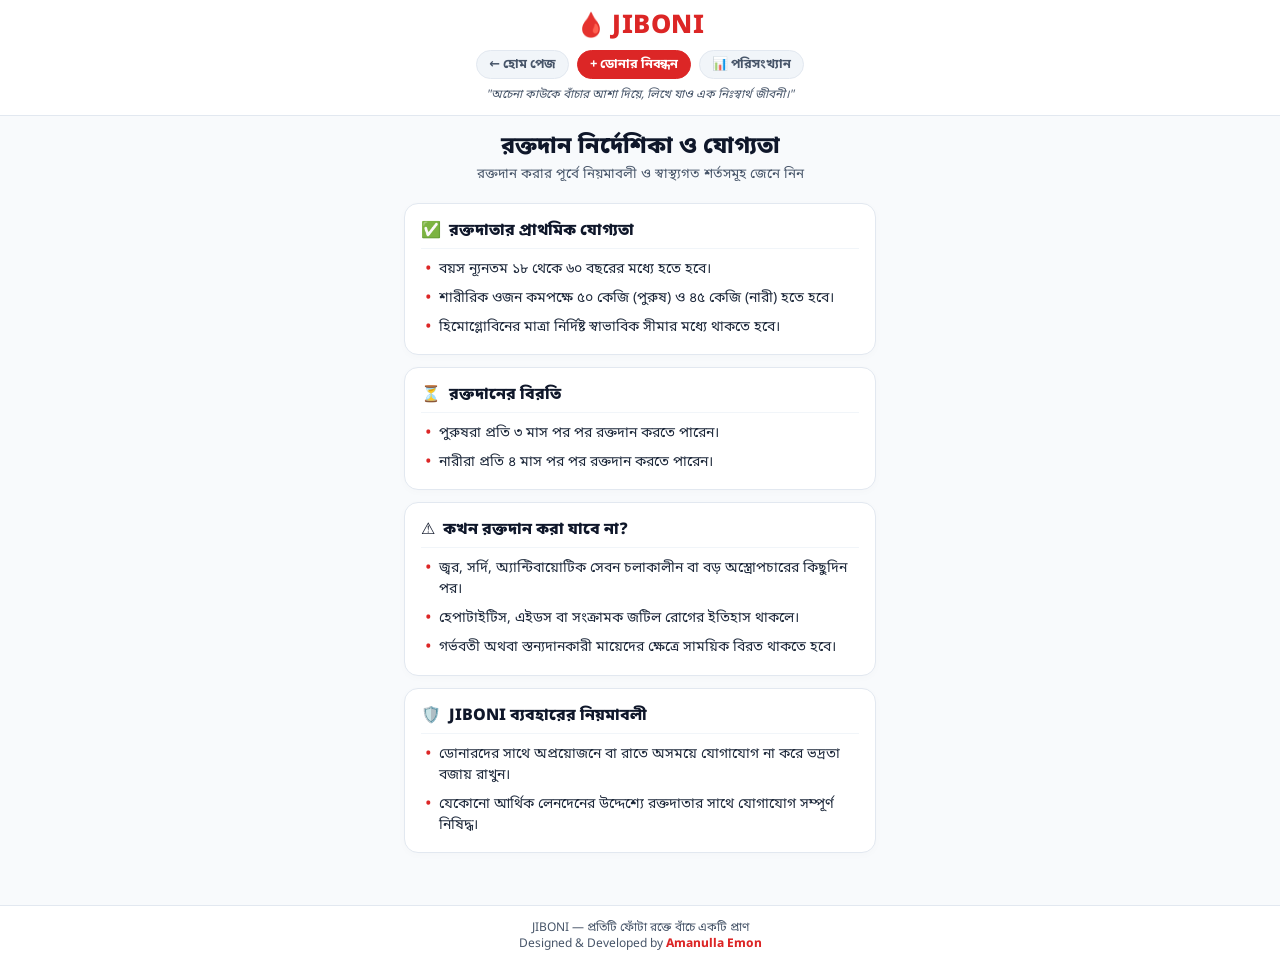
<file: guidelines.html>
<!DOCTYPE html>
<html lang="bn">
<head>
  <meta charset="UTF-8" />
  <meta name="viewport" content="width=device-width, initial-scale=1.0" />
  <title>রক্তদান নির্দেশিকা ও যোগ্যতা - JIBONI</title>
  <style>
    @import url('https://fonts.googleapis.com/css2?family=Anek+Bangla:wght@500;600;700;800&family=Noto+Sans+Bengali:wght@500;600;700;800&display=swap');

    :root {
      --primary: #dc2626;
      --primary-hover: #b91c1c;
      --primary-light: #fee2e2;
      --success: #15803d;
      --success-light: #dcfce7;
      --warning: #b45309;
      --warning-light: #fef3c7;
      --info: #0369a1;
      --info-light: #e0f2fe;
      --slate-50: #f8fafc;
      --slate-100: #f1f5f9;
      --slate-200: #e2e8f0;
      --slate-400: #94a3b8;
      --slate-600: #475569;
      --slate-800: #1e293b;
      --slate-900: #0f172a;
    }

    * {
      margin: 0;
      padding: 0;
      box-sizing: border-box;
      font-family: 'Noto Sans Bengali', 'Anek Bangla', system-ui, -apple-system, sans-serif;
    }

    body {
      background-color: var(--slate-50);
      color: var(--slate-800);
      min-height: 100vh;
      display: flex;
      flex-direction: column;
      background-image: none !important;
    }

    /* Top Header */
    .site-header {
      background: #ffffff;
      padding: 14px 16px 12px;
      border-bottom: 1px solid var(--slate-200);
      text-align: center;
      width: 100%;
    }

    .header-inner {
      max-width: 480px;
      margin: 0 auto;
    }

    .brand-row {
      margin-bottom: 10px;
    }

    .brand-logo {
      display: inline-flex;
      align-items: center;
      justify-content: center;
      gap: 6px;
      text-decoration: none;
    }

    .blood-drop {
      font-size: 1.5rem;
      line-height: 1;
    }

    .brand-name {
      font-size: 1.6rem;
      font-weight: 800;
      color: var(--primary);
      letter-spacing: 0.5px;
      line-height: 1;
    }

    .nav-btn-row {
      display: flex;
      justify-content: center;
      align-items: center;
      gap: 8px;
      margin-bottom: 8px;
      flex-wrap: wrap;
    }

    .btn-chip {
      padding: 5px 12px;
      border-radius: 20px;
      font-size: 0.8rem;
      font-weight: 700;
      text-decoration: none;
      display: inline-flex;
      align-items: center;
      gap: 4px;
      border: 1px solid var(--slate-200);
      background: var(--slate-100);
      color: var(--slate-600);
      transition: all 0.2s ease;
    }

    .btn-chip-red {
      background: var(--primary);
      color: #ffffff !important;
      border-color: var(--primary);
    }

    .brand-slogan {
      font-size: 0.74rem;
      color: var(--slate-600);
      margin-top: 4px;
      font-style: italic;
    }

    /* Main Container */
    .main-wrapper {
      flex: 1;
      max-width: 500px;
      width: 100%;
      margin: 0 auto;
      padding: 16px 14px 40px;
    }

    .page-title-box {
      text-align: center;
      margin-bottom: 18px;
    }

    .page-title {
      font-size: 1.45rem;
      font-weight: 800;
      color: var(--slate-900);
      margin-bottom: 4px;
    }

    .page-subtitle {
      font-size: 0.84rem;
      color: var(--slate-600);
      line-height: 1.4;
    }

    /* Content Cards */
    .guide-card {
      background: #ffffff;
      border: 1px solid var(--slate-200);
      border-radius: 14px;
      padding: 16px;
      margin-bottom: 12px;
      box-shadow: 0 2px 8px rgba(0, 0, 0, 0.02);
    }

    .guide-title {
      display: flex;
      align-items: center;
      gap: 8px;
      font-size: 1rem;
      font-weight: 800;
      color: var(--slate-900);
      margin-bottom: 10px;
      padding-bottom: 6px;
      border-bottom: 1px solid var(--slate-100);
    }

    .guide-list {
      list-style: none;
      padding: 0;
      display: flex;
      flex-direction: column;
      gap: 8px;
    }

    .guide-list li {
      position: relative;
      padding-left: 18px;
      font-size: 0.88rem;
      line-height: 1.5;
      color: var(--slate-700);
    }

    .guide-list li::before {
      content: "•";
      position: absolute;
      left: 4px;
      top: 0;
      font-size: 1.1rem;
      line-height: 1.3;
      color: var(--primary);
    }

    /* Footer */
    .site-footer {
      background: #ffffff;
      border-top: 1px solid var(--slate-200);
      padding: 14px 16px;
      text-align: center;
      margin-top: auto;
      width: 100%;
    }

    .footer-copy {
      font-size: 0.75rem;
      color: var(--slate-600);
    }

    .footer-copy a {
      color: var(--primary);
      font-weight: 700;
      text-decoration: none;
    }
  </style>
</head>
<body>

  <!-- Top Header -->
  <header class="site-header">
    <div class="header-inner">
      <div class="brand-row">
        <a href="index.html" class="brand-logo">
          <span class="blood-drop">🩸</span>
          <span class="brand-name">JIBONI</span>
        </a>
      </div>

      <div class="nav-btn-row">
        <a href="index.html" class="btn-chip">← হোম পেজ</a>
        <a href="register.html" class="btn-chip btn-chip-red">+ ডোনার নিবন্ধন</a>
        <a href="stats.html" class="btn-chip">📊 পরিসংখ্যান</a>
      </div>

      <p class="brand-slogan">"অচেনা কাউকে বাঁচার আশা দিয়ে, লিখে যাও এক নিঃস্বার্থ জীবনী।"</p>
    </div>
  </header>

  <!-- Main Content -->
  <main class="main-wrapper">
    <div class="page-title-box">
      <h1 class="page-title">রক্তদান নির্দেশিকা ও যোগ্যতা</h1>
      <p class="page-subtitle">রক্তদান করার পূর্বে নিয়মাবলী ও স্বাস্থ্যগত শর্তসমূহ জেনে নিন</p>
    </div>

    <!-- 1. Primary Eligibility -->
    <div class="guide-card">
      <div class="guide-title">
        <span>✅</span>
        <span>রক্তদাতার প্রাথমিক যোগ্যতা</span>
      </div>
      <ul class="guide-list">
        <li>বয়স ন্যূনতম ১৮ থেকে ৬০ বছরের মধ্যে হতে হবে।</li>
        <li>শারীরিক ওজন কমপক্ষে ৫০ কেজি (পুরুষ) ও ৪৫ কেজি (নারী) হতে হবে।</li>
        <li>হিমোগ্লোবিনের মাত্রা নির্দিষ্ট স্বাভাবিক সীমার মধ্যে থাকতে হবে।</li>
      </ul>
    </div>

    <!-- 2. Donation Interval -->
    <div class="guide-card">
      <div class="guide-title">
        <span>⏳</span>
        <span>রক্তদানের বিরতি</span>
      </div>
      <ul class="guide-list">
        <li>পুরুষরা প্রতি ৩ মাস পর পর রক্তদান করতে পারেন।</li>
        <li>নারীরা প্রতি ৪ মাস পর পর রক্তদান করতে পারেন।</li>
      </ul>
    </div>

    <!-- 3. When NOT to Donate -->
    <div class="guide-card">
      <div class="guide-title">
        <span>⚠️</span>
        <span>কখন রক্তদান করা যাবে না?</span>
      </div>
      <ul class="guide-list">
        <li>জ্বর, সর্দি, অ্যান্টিবায়োটিক সেবন চলাকালীন বা বড় অস্ত্রোপচারের কিছুদিন পর।</li>
        <li>হেপাটাইটিস, এইডস বা সংক্রামক জটিল রোগের ইতিহাস থাকলে।</li>
        <li>গর্ভবতী অথবা স্তন্যদানকারী মায়েদের ক্ষেত্রে সাময়িক বিরত থাকতে হবে।</li>
      </ul>
    </div>

    <!-- 4. Platform Rules -->
    <div class="guide-card">
      <div class="guide-title">
        <span>🛡️</span>
        <span>JIBONI ব্যবহারের নিয়মাবলী</span>
      </div>
      <ul class="guide-list">
        <li>ডোনারদের সাথে অপ্রয়োজনে বা রাতে অসময়ে যোগাযোগ না করে ভদ্রতা বজায় রাখুন।</li>
        <li>যেকোনো আর্থিক লেনদেনের উদ্দেশ্যে রক্তদাতার সাথে যোগাযোগ সম্পূর্ণ নিষিদ্ধ।</li>
      </ul>
    </div>
  </main>

  <!-- Footer -->
  <footer class="site-footer">
    <p class="footer-copy">JIBONI — প্রতিটি ফোঁটা রক্তে বাঁচে একটি প্রাণ</p>
    <p class="footer-copy">Designed & Developed by <a href="developer.html">Amanulla Emon</a></p>
  </footer>

</body>
</html>
</file>
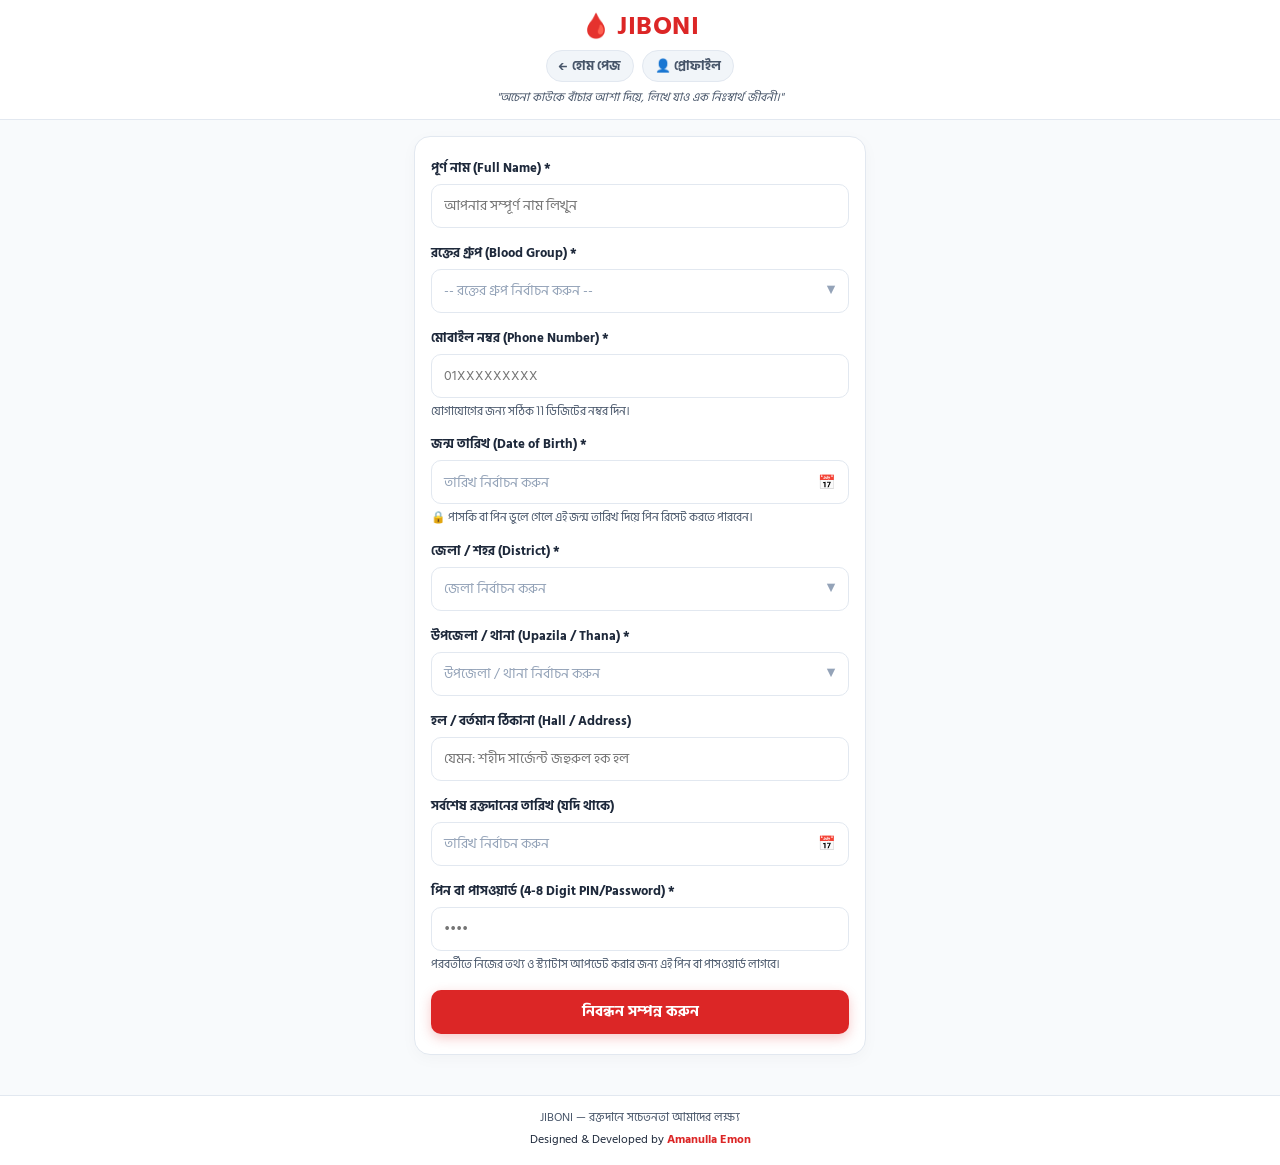
<file: register.html>
<!DOCTYPE html>
<html lang="bn">
<head>
  <meta charset="UTF-8" />
  <meta name="viewport" content="width=device-width, initial-scale=1.0, maximum-scale=1.0, user-scalable=no, interactive-widget=resizes-content" />
  <title>ডোনার নিবন্ধন - JIBONI</title>
  <style>
    @import url('https://fonts.googleapis.com/css2?family=Plus+Jakarta+Sans:wght@500;600;700;800&family=Hind+Siliguri:wght@500;600;700&display=swap');

    :root {
      --primary: #dc2626;
      --primary-hover: #b91c1c;
      --primary-light: #fee2e2;
      --success: #15803d;
      --success-light: #dcfce7;
      --warning: #b45309;
      --warning-light: #fef3c7;
      --info: #0284c7;
      --info-light: #e0f2fe;
      --slate-50: #f8fafc;
      --slate-100: #f1f5f9;
      --slate-200: #e2e8f0;
      --slate-400: #94a3b8;
      --slate-600: #475569;
      --slate-800: #1e293b;
      --slate-900: #0f172a;
    }

    * {
      margin: 0;
      padding: 0;
      box-sizing: border-box;
      font-family: 'Hind Siliguri', 'Plus Jakarta Sans', sans-serif;
      -webkit-tap-highlight-color: transparent;
    }

    body {
      background: var(--slate-50);
      color: var(--slate-800);
      min-height: 100vh;
      display: flex;
      flex-direction: column;
    }

    .site-header {
      background: #ffffff;
      padding: 14px 16px 12px;
      border-bottom: 1px solid var(--slate-200);
      text-align: center;
      width: 100%;
    }

    .header-inner {
      max-width: 480px;
      margin: 0 auto;
    }

    .brand-row {
      margin-bottom: 8px;
    }

    .brand-logo {
      display: inline-flex;
      align-items: center;
      justify-content: center;
      gap: 6px;
      text-decoration: none;
    }

    .blood-drop {
      font-size: 1.5rem;
      line-height: 1;
    }

    .brand-name {
      font-size: 1.6rem;
      font-weight: 800;
      color: var(--primary);
      letter-spacing: 0.5px;
      line-height: 1;
    }

    .nav-btn-row {
      display: flex;
      justify-content: center;
      align-items: center;
      gap: 8px;
      margin-bottom: 6px;
      flex-wrap: wrap;
    }

    .btn-chip {
      padding: 5px 12px;
      border-radius: 20px;
      font-size: 0.8rem;
      font-weight: 700;
      text-decoration: none;
      display: inline-flex;
      align-items: center;
      gap: 4px;
      border: 1px solid var(--slate-200);
      background: var(--slate-100);
      color: var(--slate-600);
      cursor: pointer;
    }

    .brand-slogan {
      font-size: 0.74rem;
      color: var(--slate-600);
      font-style: italic;
    }

    .app-main {
      flex: 1;
      max-width: 480px;
      width: 100%;
      margin: 0 auto;
      padding: 16px 14px 40px;
    }

    .register-card {
      background: #ffffff;
      border: 1px solid var(--slate-200);
      border-radius: 16px;
      padding: 20px 16px;
      box-shadow: 0 4px 16px rgba(0, 0, 0, 0.03);
    }

    .input-group {
      margin-bottom: 14px;
      text-align: left;
    }

    .input-group:last-of-type {
      margin-bottom: 18px;
    }

    .field-label {
      display: block;
      font-size: 0.84rem;
      font-weight: 700;
      color: var(--slate-800);
      margin-bottom: 5px;
    }

    .text-input,
    .custom-select-trigger,
    .custom-date-trigger {
      width: 100%;
      height: 44px;
      padding: 0 12px;
      background: #ffffff;
      border: 1px solid var(--slate-200);
      border-radius: 10px;
      font-size: 0.88rem;
      color: var(--slate-800);
      outline: none;
      display: flex;
      align-items: center;
      justify-content: space-between;
      cursor: pointer;
      user-select: none;
      transition: all 0.2s;
    }

    .text-input:focus,
    .custom-select-trigger:focus {
      border-color: var(--primary);
      box-shadow: 0 0 0 2px rgba(220, 38, 38, 0.1);
    }

    .select-arrow {
      font-size: 0.7rem;
      color: var(--slate-400);
    }

    .field-hint {
      font-size: 0.73rem;
      color: var(--slate-600);
      margin-top: 5px;
      display: block;
      line-height: 1.4;
      font-family: 'Plus Jakarta Sans', 'Hind Siliguri', sans-serif;
    }

    .submit-btn {
      width: 100%;
      height: 44px;
      background: var(--primary);
      color: #ffffff;
      border: none;
      border-radius: 10px;
      font-size: 0.92rem;
      font-weight: 700;
      cursor: pointer;
      display: inline-flex;
      align-items: center;
      justify-content: center;
      gap: 6px;
      box-shadow: 0 4px 12px rgba(220, 38, 38, 0.25);
      transition: all 0.15s;
    }

    .submit-btn:active {
      transform: scale(0.98);
    }

    /* CUSTOM BOTTOM-SHEET MODALS */
    .custom-modal-backdrop {
      position: fixed;
      inset: 0;
      background: rgba(15, 23, 42, 0.55);
      backdrop-filter: blur(4px);
      z-index: 2000;
      display: none;
      align-items: flex-end;
      justify-content: center;
      overscroll-behavior: contain;
    }

    .custom-modal-sheet {
      background: #ffffff;
      width: 100%;
      max-width: 480px;
      height: 82vh;
      height: 82dvh;
      border-top-left-radius: 20px;
      border-top-right-radius: 20px;
      display: flex;
      flex-direction: column;
      box-shadow: 0 -8px 24px rgba(0, 0, 0, 0.15);
      animation: slideUp 0.22s ease-out;
      overflow: hidden;
    }

    @keyframes slideUp {
      from { transform: translateY(100%); }
      to { transform: translateY(0); }
    }

    .modal-fixed-top {
      padding: 16px 16px 10px;
      background: #ffffff;
      border-bottom: 1px solid var(--slate-100);
      flex-shrink: 0;
    }

    .modal-sheet-header {
      display: flex;
      justify-content: space-between;
      align-items: center;
      margin-bottom: 10px;
    }

    .modal-sheet-title {
      font-size: 1rem;
      font-weight: 800;
      color: var(--slate-900);
    }

    .modal-sheet-close {
      background: var(--slate-100);
      border: none;
      width: 32px;
      height: 32px;
      border-radius: 50%;
      font-size: 1.1rem;
      cursor: pointer;
      color: var(--slate-600);
      display: inline-flex;
      align-items: center;
      justify-content: center;
    }

    .modal-sheet-list {
      overflow-y: auto;
      flex: 1;
      padding: 10px 16px 30px;
      display: flex;
      flex-direction: column;
      gap: 6px;
      -webkit-overflow-scrolling: touch;
    }

    .modal-item-btn {
      width: 100%;
      text-align: left;
      padding: 11px 14px;
      border-radius: 10px;
      border: 1px solid var(--slate-200);
      background: #ffffff;
      font-size: 0.9rem;
      font-weight: 600;
      color: var(--slate-800);
      cursor: pointer;
      display: flex;
      justify-content: space-between;
      align-items: center;
      transition: all 0.15s;
    }

    .modal-item-btn:hover,
    .modal-item-btn.selected {
      background: var(--primary-light);
      border-color: var(--primary);
      color: var(--primary);
    }

    .modal-group-title {
      font-size: 0.78rem;
      font-weight: 800;
      color: var(--slate-400);
      padding: 10px 4px 4px;
      text-transform: uppercase;
      letter-spacing: 0.5px;
    }

    /* CUSTOM BANGLA CALENDAR MODAL */
    .cal-modal-backdrop {
      position: fixed;
      inset: 0;
      background: rgba(15, 23, 42, 0.6);
      backdrop-filter: blur(4px);
      z-index: 3000;
      display: none;
      align-items: center;
      justify-content: center;
      padding: 16px;
    }

    .cal-modal-box {
      background: #ffffff;
      border-radius: 20px;
      width: 100%;
      max-width: 360px;
      padding: 20px;
      box-shadow: 0 12px 32px rgba(0,0,0,0.18);
      animation: scaleIn 0.2s ease-out;
      position: relative;
    }

    @keyframes scaleIn {
      from { transform: scale(0.92); opacity: 0; }
      to { transform: scale(1); opacity: 1; }
    }

    .cal-header-row {
      display: flex;
      justify-content: space-between;
      align-items: center;
      margin-bottom: 16px;
    }

    .cal-title {
      font-size: 0.95rem;
      font-weight: 800;
      color: var(--slate-900);
    }

    .cal-month-nav {
      display: flex;
      justify-content: space-between;
      align-items: center;
      margin-bottom: 14px;
      background: var(--slate-50);
      padding: 6px 12px;
      border-radius: 12px;
      border: 1px solid var(--slate-200);
    }

    .cal-nav-btn {
      background: #ffffff;
      border: 1px solid var(--slate-200);
      width: 34px;
      height: 34px;
      border-radius: 50%;
      font-size: 1rem;
      font-weight: 800;
      color: var(--slate-800);
      cursor: pointer;
      display: inline-flex;
      align-items: center;
      justify-content: center;
      padding: 10px;
    }

    .cal-nav-btn:hover {
      background: var(--primary-light);
      color: var(--primary);
      border-color: var(--primary);
    }

    .cal-month-label {
      font-size: 0.92rem;
      font-weight: 800;
      color: var(--slate-900);
      cursor: pointer;
      padding: 4px 8px;
      border-radius: 8px;
      transition: background 0.15s;
    }

    .cal-month-label:hover {
      background: var(--slate-100);
      color: var(--primary);
    }

    .cal-weekdays {
      display: grid;
      grid-template-columns: repeat(7, 1fr);
      text-align: center;
      font-size: 0.78rem;
      font-weight: 800;
      color: var(--slate-400);
      margin-bottom: 8px;
    }

    .cal-grid {
      display: grid;
      grid-template-columns: repeat(7, 1fr);
      gap: 3px;
      min-height: 252px;
      align-content: start;
      margin-bottom: 16px;
    }

    .cal-day-cell {
      aspect-ratio: 1;
      display: flex;
      align-items: center;
      justify-content: center;
      font-size: 0.86rem;
      font-weight: 700;
      color: var(--slate-800);
      border-radius: 50%;
      cursor: pointer;
      transition: all 0.1s;
    }

    .cal-day-cell:hover:not(.empty) {
      background: var(--slate-100);
    }

    .cal-day-cell.selected {
      background: var(--primary) !important;
      color: #ffffff !important;
      font-weight: 800;
      box-shadow: 0 4px 10px rgba(220, 38, 38, 0.35);
    }

    .cal-day-cell.empty {
      cursor: default;
    }

    .cal-footer-btns {
      display: flex;
      gap: 10px;
      border-top: 1px solid var(--slate-100);
      padding-top: 14px;
    }

    .cal-btn-clear, .cal-btn-submit {
      flex: 1;
      height: 40px;
      border-radius: 10px;
      font-size: 0.86rem;
      font-weight: 700;
      cursor: pointer;
      display: inline-flex;
      align-items: center;
      justify-content: center;
      border: 1px solid var(--slate-200);
    }

    .cal-btn-clear {
      background: #ffffff;
      color: var(--slate-600);
    }

    .cal-btn-submit {
      background: var(--primary);
      color: #ffffff;
      border-color: var(--primary);
    }

    /* QUICK JUMP SELECTOR OVERLAY (1970 - 2099) */
    .cal-quick-picker {
      position: absolute;
      inset: 10px;
      background: #ffffff;
      border-radius: 16px;
      z-index: 10;
      display: none;
      flex-direction: column;
      padding: 16px;
      box-shadow: 0 4px 20px rgba(0,0,0,0.1);
    }

    .quick-picker-scrolls {
      display: flex;
      gap: 8px;
      flex: 1;
      overflow: hidden;
      margin: 10px 0;
    }

    .quick-scroll-col {
      flex: 1;
      overflow-y: auto;
      display: flex;
      flex-direction: column;
      gap: 4px;
      scrollbar-width: thin;
    }

    .quick-item {
      padding: 8px;
      text-align: center;
      font-size: 0.86rem;
      font-weight: 700;
      border-radius: 8px;
      cursor: pointer;
      color: var(--slate-700);
      background: var(--slate-50);
    }

    .quick-item:hover, .quick-item.active {
      background: var(--primary-light);
      color: var(--primary);
    }

    /* ICONIC RED & WHITE ALERT MODAL */
    .custom-alert-overlay {
      position: fixed;
      inset: 0;
      background: rgba(15, 23, 42, 0.6);
      backdrop-filter: blur(4px);
      z-index: 4000;
      display: none;
      align-items: center;
      justify-content: center;
      padding: 16px;
    }

    .custom-alert-box {
      background: #ffffff;
      border-radius: 20px;
      padding: 24px 20px;
      max-width: 340px;
      width: 100%;
      box-shadow: 0 14px 35px rgba(220, 38, 38, 0.15);
      text-align: center;
      border-top: 4px solid var(--primary);
      animation: scaleIn 0.2s ease-out;
    }

    .custom-alert-title {
      font-size: 1.1rem;
      font-weight: 800;
      color: var(--slate-900);
      margin-bottom: 8px;
    }

    .custom-alert-msg {
      font-size: 0.88rem;
      color: var(--slate-600);
      margin-bottom: 20px;
      line-height: 1.5;
    }

    .custom-alert-btn {
      width: 100%;
      height: 42px;
      background: var(--primary);
      color: #ffffff;
      border: none;
      border-radius: 10px;
      font-size: 0.9rem;
      font-weight: 700;
      cursor: pointer;
      box-shadow: 0 4px 12px rgba(220, 38, 38, 0.25);
    }

    .site-footer {
      background: #ffffff;
      border-top: 1px solid var(--slate-200);
      padding: 12px 16px 16px;
      text-align: center;
      margin-top: auto;
      width: 100%;
    }

    .footer-disclaimer {
      font-size: 0.72rem;
      color: var(--slate-600);
      margin-bottom: 3px;
    }

    .footer-credit {
      font-size: 0.75rem;
      color: var(--slate-800);
    }

    .footer-credit a {
      color: var(--primary);
      font-weight: 700;
      text-decoration: none;
    }
  </style>
</head>
<body>

  <header class="site-header">
    <div class="header-inner">
      <div class="brand-row">
        <a href="index.html" class="brand-logo">
          <span class="blood-drop">🩸</span>
          <span class="brand-name">JIBONI</span>
        </a>
      </div>

      <div class="nav-btn-row">
        <a href="index.html" class="btn-chip">← হোম পেজ</a>
        <a href="update-profile.html" class="btn-chip">👤 প্রোফাইল</a>
      </div>

      <p class="brand-slogan">"অচেনা কাউকে বাঁচার আশা দিয়ে, লিখে যাও এক নিঃস্বার্থ জীবনী।"</p>
    </div>
  </header>

  <main class="app-main">
    <div class="register-card">
      <form id="registerForm" onsubmit="handleRegister(event)" autocomplete="on">

        <!-- পূর্ণ নাম -->
        <div class="input-group">
          <label class="field-label" for="regName">পূর্ণ নাম (Full Name) *</label>
          <input type="text" id="regName" class="text-input" placeholder="আপনার সম্পূর্ণ নাম লিখুন" required autocomplete="name" />
        </div>

        <!-- রক্তের গ্রুপ -->
        <div class="input-group">
          <label class="field-label">রক্তের গ্রুপ (Blood Group) *</label>
          <div class="custom-select-trigger" id="bloodTrigger" onclick="openPicker('blood')">
            <span id="bloodDisplay" style="color: var(--slate-400);">-- রক্তের গ্রুপ নির্বাচন করুন --</span>
            <span class="select-arrow">▼</span>
          </div>
          <input type="hidden" id="regBlood" value="" required />
        </div>

        <!-- মোবাইল নম্বর -->
        <div class="input-group">
          <label class="field-label" for="regPhone">মোবাইল নম্বর (Phone Number) *</label>
          <input type="tel" id="regPhone" class="text-input" placeholder="01XXXXXXXXX" pattern="^01[0-9]{9}$" title="সঠিক 11 ডিজিটের মোবাইল নম্বর দিন" required autocomplete="username" />
          <span class="field-hint">যোগাযোগের জন্য সঠিক 11 ডিজিটের নম্বর দিন।</span>
        </div>

        <!-- জন্ম তারিখ -->
        <div class="input-group">
          <label class="field-label">জন্ম তারিখ (Date of Birth) *</label>
          <div class="custom-date-trigger" onclick="openCustomCalendar('regDob')">
            <span id="regDobDisplay" style="color: var(--slate-400);">তারিখ নির্বাচন করুন</span>
            <span>📅</span>
          </div>
          <input type="hidden" id="regDob" value="" required />
          <span class="field-hint">🔒 পাসকি বা পিন ভুলে গেলে এই জন্ম তারিখ দিয়ে পিন রিসেট করতে পারবেন।</span>
        </div>

        <!-- জেলা / শহর -->
        <div class="input-group">
          <label class="field-label">জেলা / শহর (District) *</label>
          <div class="custom-select-trigger" id="districtTrigger" onclick="openPicker('district')">
            <span id="districtDisplay" style="color: var(--slate-400);">জেলা নির্বাচন করুন</span>
            <span class="select-arrow">▼</span>
          </div>
          <input type="hidden" id="regDistrict" value="" required />
        </div>

        <!-- উপজেলা / থানা -->
        <div class="input-group">
          <label class="field-label">উপজেলা / থানা (Upazila / Thana) *</label>
          <div class="custom-select-trigger" id="upazilaTrigger" onclick="openPicker('upazila')">
            <span id="upazilaDisplay" style="color: var(--slate-400);">উপজেলা / থানা নির্বাচন করুন</span>
            <span class="select-arrow">▼</span>
          </div>
          <input type="hidden" id="regUpazila" value="" required />
        </div>

        <!-- হল / বর্তমান ঠিকানা -->
        <div class="input-group">
          <label class="field-label" for="regHall">হল / বর্তমান ঠিকানা (Hall / Address)</label>
          <input type="text" id="regHall" class="text-input" placeholder="যেমন: শহীদ সার্জেন্ট জহুরুল হক হল" autocomplete="street-address" />
        </div>

        <!-- সর্বশেষ রক্তদানের তারিখ -->
        <div class="input-group">
          <label class="field-label">সর্বশেষ রক্তদানের তারিখ (যদি থাকে)</label>
          <div class="custom-date-trigger" onclick="openCustomCalendar('regLastDonation')">
            <span id="regLastDonationDisplay" style="color: var(--slate-400);">তারিখ নির্বাচন করুন</span>
            <span>📅</span>
          </div>
          <input type="hidden" id="regLastDonation" value="" />
        </div>

        <!-- পিন বা পাসওয়ার্ড -->
        <div class="input-group">
          <label class="field-label" for="regPin">পিন বা পাসওয়ার্ড (4-8 Digit PIN/Password) *</label>
          <input type="password" id="regPin" class="text-input" placeholder="••••" minlength="4" maxlength="8" required autocomplete="new-password" />
          <span class="field-hint">পরবর্তীতে নিজের তথ্য ও স্ট্যাটাস আপডেট করার জন্য এই পিন বা পাসওয়ার্ড লাগবে।</span>
        </div>

        <button type="submit" class="submit-btn">নিবন্ধন সম্পন্ন করুন</button>
      </form>
    </div>
  </main>

  <!-- CUSTOM BOTTOM-SHEET MODAL -->
  <div id="customPickerModal" class="custom-modal-backdrop" onclick="closePickerOnBackdrop(event)">
    <div class="custom-modal-sheet" id="modalSheetContent">
      <div class="modal-fixed-top">
        <div class="modal-sheet-header">
          <h3 class="modal-sheet-title" id="modalTitle">নির্বাচন করুন</h3>
          <button type="button" class="modal-sheet-close" onclick="closePicker()">✕</button>
        </div>
        <div class="modal-sheet-search" id="modalSearchWrap">
          <input type="text" id="modalSearchInput" class="text-input" placeholder="এখানে খুঁজুন..." onkeyup="filterModalItems()" autocomplete="off" />
        </div>
      </div>
      <div class="modal-sheet-list" id="modalListContainer"></div>
    </div>
  </div>

  <!-- CUSTOM BANGLA CALENDAR MODAL (1970 - 2099) -->
  <div id="customCalendarModal" class="cal-modal-backdrop" onclick="closeCalOnBackdrop(event)">
    <div class="cal-modal-box">
      <!-- Quick Jump Picker Overlay -->
      <div class="cal-quick-picker" id="quickPickerOverlay">
        <div style="display:flex; justify-content:space-between; align-items:center; margin-bottom:8px;">
          <span style="font-size:0.9rem; font-weight:800;">মাস ও বছর বেছে নিন</span>
          <button type="button" class="modal-sheet-close" onclick="toggleQuickPicker(false)" style="width:26px;height:26px;font-size:0.8rem;">✕</button>
        </div>
        <div class="quick-picker-scrolls">
          <div class="quick-scroll-col" id="quickMonthCol"></div>
          <div class="quick-scroll-col" id="quickYearCol"></div>
        </div>
        <button type="button" class="submit-btn" onclick="applyQuickJump()" style="height:36px; margin-top:4px;">নিশ্চিত করুন</button>
      </div>

      <div class="cal-header-row">
        <span class="cal-title" id="calModalTitle">তারিখ নির্বাচন</span>
        <button type="button" class="modal-sheet-close" onclick="closeCustomCalendar()" style="width:28px;height:28px;font-size:0.9rem;">✕</button>
      </div>
      <div class="cal-month-nav">
        <button type="button" class="cal-nav-btn" onclick="changeMonth(-1)">‹</button>
        <span class="cal-month-label" id="calMonthYearLabel" onclick="toggleQuickPicker(true)" title="Click to jump month/year">সেপ্টেম্বর ২০২৬ ▼</span>
        <button type="button" class="cal-nav-btn" onclick="changeMonth(1)">›</button>
      </div>
      <div class="cal-weekdays">
        <span>রবি</span><span>সোম</span><span>মঙ্গল</span><span>বুধ</span><span>বৃহ</span><span>শুক্র</span><span>শনি</span>
      </div>
      <div class="cal-grid" id="calDaysGrid"></div>
      <div class="cal-footer-btns">
        <button type="button" class="cal-btn-clear" onclick="clearSelectedDate()">মুছে ফেলুন</button>
        <button type="button" class="cal-btn-submit" onclick="confirmSelectedDate()">নিশ্চিত করুন</button>
      </div>
    </div>
  </div>

  <!-- JIBONI ICONIC RED & WHITE ALERT MODAL -->
  <div id="customAlertModal" class="custom-alert-overlay">
    <div class="custom-alert-box">
      <h3 class="custom-alert-title" id="customAlertTitle">সতর্কবার্তা</h3>
      <p class="custom-alert-msg" id="customAlertMsg">বার্তা...</p>
      <button type="button" class="custom-alert-btn" onclick="closeCustomAlert()">ঠিক আছে</button>
    </div>
  </div>

  <footer class="site-footer">
    <p class="footer-disclaimer">JIBONI — রক্তদানে সচেতনতা আমাদের লক্ষ্য</p>
    <p class="footer-credit">Designed & Developed by <a href="developer.html">Amanulla Emon</a></p>
  </footer>

  <script>
    var currentPickerMode = "";
    var bloodGroupsList = ["A+", "A-", "B+", "B-", "AB+", "AB-", "O+", "O-"];

    // Calendar state variables (Defaults to Current Year 2026 & Current Month)
    var activeDateTargetId = null;
    var calSelectedDateStr = "";
    var now = new Date();
    var calViewYear = now.getFullYear();
    var calViewMonth = now.getMonth();
    var banglaDigits = ['০', '১', '২', '৩', '৪', '৫', '৬', '৭', '৮', '৯'];
    var banglaMonths = ['জানুয়ারি', 'ফেব্রুয়ারি', 'মার্চ', 'এপ্রিল', 'মে', 'জুন', 'জুলাই', 'আগস্ট', 'সেপ্টেম্বর', 'অক্টোবর', 'নভেম্বর', 'ডিসেম্বর'];

    function showJiboniAlert(title, msg, callback) {
      document.getElementById("customAlertTitle").innerText = title;
      document.getElementById("customAlertMsg").innerText = msg;
      document.getElementById("customAlertModal").style.display = "flex";
      window.jiboniAlertCallback = callback;
    }

    function closeCustomAlert() {
      document.getElementById("customAlertModal").style.display = "none";
      if (typeof window.jiboniAlertCallback === "function") {
        var cb = window.jiboniAlertCallback;
        window.jiboniAlertCallback = null;
        cb();
      }
    }

    function toBanglaNum(num) {
      return String(num).split('').map(function(c) {
        return (c >= '0' && c <= '9') ? banglaDigits[parseInt(c)] : c;
      }).join('');
    }

    function openCustomCalendar(targetId) {
      activeDateTargetId = targetId;
      var hiddenVal = document.getElementById(targetId).value;
      var d = hiddenVal ? new Date(hiddenVal) : new Date();
      if (isNaN(d.getTime())) d = new Date();
      calViewYear = d.getFullYear();
      calViewMonth = d.getMonth();
      calSelectedDateStr = hiddenVal || "";
      
      document.getElementById("calModalTitle").innerText = targetId === 'regDob' ? 'জন্ম তারিখ নির্বাচন' : 'সর্বশেষ রক্তদানের তারিখ নির্বাচন';
      document.getElementById("customCalendarModal").style.display = "flex";
      renderCalendarGrid();
    }

    function closeCustomCalendar() {
      document.getElementById("customCalendarModal").style.display = "none";
      toggleQuickPicker(false);
      activeDateTargetId = null;
    }

    function closeCalOnBackdrop(e) {
      if (e.target.id === "customCalendarModal") closeCustomCalendar();
    }

    function changeMonth(direction) {
      calViewMonth += direction;
      if (calViewMonth > 11) {
        calViewMonth = 0;
        calViewYear++;
        if (calViewYear > 2099) calViewYear = 2099;
      } else if (calViewMonth < 0) {
        calViewMonth = 11;
        calViewYear--;
        if (calViewYear < 1970) calViewYear = 1970;
      }
      renderCalendarGrid();
    }

    function renderCalendarGrid() {
      var grid = document.getElementById("calDaysGrid");
      grid.innerHTML = "";
      document.getElementById("calMonthYearLabel").innerText = banglaMonths[calViewMonth] + " " + toBanglaNum(calViewYear) + " ▼";

      var firstDayIndex = new Date(calViewYear, calViewMonth, 1).getDay();
      var totalDays = new Date(calViewYear, calViewMonth + 1, 0).getDate();

      for (var i = 0; i < firstDayIndex; i++) {
        var cell = document.createElement("div");
        cell.className = "cal-day-cell empty";
        grid.appendChild(cell);
      }

      for (var day = 1; day <= totalDays; day++) {
        var cell = document.createElement("div");
        cell.className = "cal-day-cell";
        cell.innerText = toBanglaNum(day);

        var mm = String(calViewMonth + 1).padStart(2, '0');
        var dd = String(day).padStart(2, '0');
        var dateStr = calViewYear + "-" + mm + "-" + dd;

        if (calSelectedDateStr === dateStr) {
          cell.classList.add("selected");
        }

        (function(dStr, cellEl) {
          cellEl.onclick = function() {
            calSelectedDateStr = dStr;
            var allCells = grid.querySelectorAll(".cal-day-cell");
            allCells.forEach(function(c) { c.classList.remove("selected"); });
            cellEl.classList.add("selected");
          };
        })(dateStr, cell);

        grid.appendChild(cell);
      }

      var totalCellsRendered = firstDayIndex + totalDays;
      var remainingCells = totalCellsRendered <= 35 ? (35 - totalCellsRendered) : (42 - totalCellsRendered);
      for (var j = 0; j < remainingCells; j++) {
        var emptyCell = document.createElement("div");
        emptyCell.className = "cal-day-cell empty";
        grid.appendChild(emptyCell);
      }
    }

    // Quick Jump Picker Logic (1970 to 2099, Auto scroll to active month/year)
    var tempJumpMonth = 0;
    var tempJumpYear = 2026;

    function toggleQuickPicker(show) {
      var overlay = document.getElementById("quickPickerOverlay");
      if (show) {
        tempJumpMonth = calViewMonth;
        tempJumpYear = calViewYear;
        buildQuickColumns();
        overlay.style.display = "flex";

        setTimeout(function() {
          var mCol = document.getElementById("quickMonthCol");
          var yCol = document.getElementById("quickYearCol");
          var activeM = mCol.querySelector(".quick-item.active");
          var activeY = yCol.querySelector(".quick-item.active");
          if (activeM) mCol.scrollTop = activeM.offsetTop - mCol.clientHeight / 2 + activeM.clientHeight / 2;
          if (activeY) yCol.scrollTop = activeY.offsetTop - yCol.clientHeight / 2 + activeY.clientHeight / 2;
        }, 50);
      } else {
        overlay.style.display = "none";
      }
    }

    function buildQuickColumns() {
      var mCol = document.getElementById("quickMonthCol");
      var yCol = document.getElementById("quickYearCol");
      mCol.innerHTML = "";
      yCol.innerHTML = "";

      banglaMonths.forEach(function(mName, idx) {
        var div = document.createElement("div");
        div.className = "quick-item" + (idx === tempJumpMonth ? " active" : "");
        div.innerText = mName;
        div.onclick = function() {
          tempJumpMonth = idx;
          mCol.querySelectorAll(".quick-item").forEach(function(el) { el.classList.remove("active"); });
          div.classList.add("active");
        };
        mCol.appendChild(div);
      });

      for (var y = 1970; y <= 2099; y++) {
        var div = document.createElement("div");
        div.className = "quick-item" + (y === tempJumpYear ? " active" : "");
        div.innerText = toBanglaNum(y);
        div.onclick = (function(yr, elRef) {
          return function() {
            tempJumpYear = yr;
            yCol.querySelectorAll(".quick-item").forEach(function(el) { el.classList.remove("active"); });
            elRef.classList.add("active");
          };
        })(y, div);
        yCol.appendChild(div);
      }
    }

    function applyQuickJump() {
      calViewMonth = tempJumpMonth;
      calViewYear = tempJumpYear;
      toggleQuickPicker(false);
      renderCalendarGrid();
    }

    function clearSelectedDate() {
      calSelectedDateStr = "";
      if (activeDateTargetId) {
        document.getElementById(activeDateTargetId).value = "";
        var disp = document.getElementById(activeDateTargetId + "Display");
        if (disp) {
          disp.innerText = "তারিখ নির্বাচন করুন";
          disp.style.color = "var(--slate-400)";
        }
      }
      closeCustomCalendar();
    }

    function confirmSelectedDate() {
      if (activeDateTargetId && calSelectedDateStr) {
        document.getElementById(activeDateTargetId).value = calSelectedDateStr;
        var disp = document.getElementById(activeDateTargetId + "Display");
        if (disp) {
          disp.innerText = calSelectedDateStr;
          disp.style.color = "var(--slate-800)";
          disp.style.fontWeight = "700";
        }
      }
      closeCustomCalendar();
    }

    function openPicker(mode) {
      currentPickerMode = mode;
      var modal = document.getElementById("customPickerModal");
      var title = document.getElementById("modalTitle");
      var searchWrap = document.getElementById("modalSearchWrap");
      var searchInput = document.getElementById("modalSearchInput");
      var listContainer = document.getElementById("modalListContainer");

      modal.style.display = "flex";
      searchInput.value = "";
      listContainer.innerHTML = "";

      if (mode === "blood") {
        title.innerText = "রক্তের গ্রুপ নির্বাচন করুন";
        searchWrap.style.display = "none";
        var curBlood = document.getElementById("regBlood").value;

        bloodGroupsList.forEach(function(bg) {
          var btn = document.createElement("button");
          btn.type = "button";
          btn.className = "modal-item-btn" + (curBlood === bg ? " selected" : "");
          btn.innerHTML = "<span>" + bg + "</span>" + (curBlood === bg ? "<span>✓</span>" : "");
          btn.onclick = function() { selectBlood(bg); };
          listContainer.appendChild(btn);
        });
      } else if (mode === "district") {
        title.innerText = "জেলা নির্বাচন করুন";
        searchWrap.style.display = "block";
        searchInput.placeholder = "জেলা খুঁজুন...";
        renderDistrictModalList("");
      } else if (mode === "upazila") {
        var curDist = document.getElementById("regDistrict").value;
        if (!curDist) {
          showJiboniAlert("সতর্কবার্তা", "অনুগ্রহ করে প্রথমে জেলা নির্বাচন করুন!");
          closePicker();
          return;
        }
        title.innerText = "উপজেলা / থানা নির্বাচন করুন";
        searchWrap.style.display = "block";
        searchInput.placeholder = "উপজেলা / থানা খুঁজুন...";
        renderUpazilaModalList("");
      }

      if (mode === "district" || mode === "upazila") {
        setTimeout(function() { searchInput.focus(); }, 80);
      }
    }

    function renderDistrictModalList(filterQuery) {
      var listContainer = document.getElementById("modalListContainer");
      listContainer.innerHTML = "";
      var curDist = document.getElementById("regDistrict").value;
      var q = filterQuery.toLowerCase().trim();

      var currentCat = "";
      districtsList.forEach(function(item) {
        if (q && !item.name.toLowerCase().includes(q) && !item.label.toLowerCase().includes(q)) return;

        if (!q && item.category !== currentCat) {
          currentCat = item.category;
          var groupHeader = document.createElement("div");
          groupHeader.className = "modal-group-title";
          groupHeader.innerText = currentCat;
          listContainer.appendChild(groupHeader);
        }

        var btn = document.createElement("button");
        btn.type = "button";
        btn.className = "modal-item-btn" + (curDist.toLowerCase() === item.name.toLowerCase() ? " selected" : "");
        btn.innerHTML = "<span>" + item.label + "</span>" + (curDist.toLowerCase() === item.name.toLowerCase() ? "<span>✓</span>" : "");
        btn.onclick = function() { selectDistrict(item.name, item.label); };
        listContainer.appendChild(btn);
      });
    }

    function renderUpazilaModalList(filterQuery) {
      var listContainer = document.getElementById("modalListContainer");
      listContainer.innerHTML = "";
      var curDist = document.getElementById("regDistrict").value;
      var curUpz = document.getElementById("regUpazila").value;
      var q = filterQuery.toLowerCase().trim();

      var list = upazilaDatabase[curDist] || [];
      list.forEach(function(u) {
        if (q && !u.toLowerCase().includes(q)) return;

        var btn = document.createElement("button");
        btn.type = "button";
        btn.className = "modal-item-btn" + (curUpz === u ? " selected" : "");
        btn.innerHTML = "<span>" + u + "</span>" + (curUpz === u ? "<span>✓</span>" : "");
        btn.onclick = function() { selectUpazila(u, u); };
        listContainer.appendChild(btn);
      });
    }

    function filterModalItems() {
      var q = document.getElementById("modalSearchInput").value;
      if (currentPickerMode === "district") {
        renderDistrictModalList(q);
      } else if (currentPickerMode === "upazila") {
        renderUpazilaModalList(q);
      }
    }

    function selectBlood(bg) {
      document.getElementById("regBlood").value = bg;
      var display = document.getElementById("bloodDisplay");
      display.innerText = bg;
      display.style.color = "var(--slate-900)";
      display.style.fontWeight = "700";
      closePicker();
    }

    function selectDistrict(name, label) {
      document.getElementById("regDistrict").value = name;
      var display = document.getElementById("districtDisplay");
      display.innerText = label;
      display.style.color = "var(--slate-900)";
      display.style.fontWeight = "700";

      document.getElementById("regUpazila").value = "";
      var upzDisplay = document.getElementById("upazilaDisplay");
      upzDisplay.innerText = "উপজেলা / থানা নির্বাচন করুন";
      upzDisplay.style.color = "var(--slate-400)";
      upzDisplay.style.fontWeight = "normal";

      closePicker();
    }

    function selectUpazila(val, label) {
      document.getElementById("regUpazila").value = val;
      var display = document.getElementById("upazilaDisplay");
      display.innerText = label;
      display.style.color = "var(--slate-900)";
      display.style.fontWeight = "700";
      closePicker();
    }

    function closePicker() {
      document.getElementById("customPickerModal").style.display = "none";
      if (document.activeElement) document.activeElement.blur();
    }

    function closePickerOnBackdrop(e) {
      if (e.target.id === "customPickerModal") {
        closePicker();
      }
    }

    function handleRegister(e) {
      e.preventDefault();
      var name = document.getElementById("regName").value.trim();
      var blood = document.getElementById("regBlood").value.trim();
      var phone = document.getElementById("regPhone").value.trim();
      var dob = document.getElementById("regDob").value;
      var district = document.getElementById("regDistrict").value;
      var upazila = document.getElementById("regUpazila").value;
      var hall = document.getElementById("regHall").value.trim();
      var lastDonation = document.getElementById("regLastDonation").value || "তথ্য নেই";
      var pin = document.getElementById("regPin").value.trim();

      if (!blood || !district || !upazila) {
        showJiboniAlert("সতর্কবার্তা", "অনুগ্রহ করে রক্তের গ্রুপ, জেলা এবং উপজেলা সঠিকভাবে নির্বাচন করুন।");
        return;
      }

      if (!dob) {
        showJiboniAlert("সতর্কবার্তা", "অনুগ্রহ করে জন্ম তারিখ নির্বাচন করুন।");
        return;
      }

      if (pin.length < 4 || pin.length > 8) {
        showJiboniAlert("সতর্কবার্তা", "পিন বা পাসওয়ার্ড অবশ্যই ৪ থেকে ৮ ডিজিট বা অক্ষরের হতে হবে!");
        return;
      }

      // Automatic 120-Day Eligibility Check for Registration
      var isAvail = true;
      if (lastDonation && lastDonation !== "তথ্য নেই") {
        var lastDate = new Date(lastDonation);
        var today = new Date();
        var diffDays = (today - lastDate) / (1000 * 60 * 60 * 24);
        if (diffDays < 120) {
          isAvail = false;
        }
      }

      var donors = JSON.parse(localStorage.getItem("jiboni_donors_cache") || localStorage.getItem("donors") || "[]");

      var newDonor = {
        id: Date.now(),
        name: name,
        blood_group: blood,
        phone: phone,
        dob: dob,
        district: district,
        upazila: upazila,
        hall: hall,
        last_donation: lastDonation,
        pin: pin,
        is_available: isAvail,
        is_verified: false
      };

      donors.unshift(newDonor);
      localStorage.setItem("jiboni_donors_cache", JSON.stringify(donors));
      localStorage.setItem("donors", JSON.stringify(donors));

      showJiboniAlert("অভিনন্দন!", "আপনার রক্তদাতা নিবন্ধন সফল হয়েছে। অ্যাডমিন যাচাই করার পর আপনার প্রোফাইল তালিকায় যুক্ত হবে।", function() {
        window.location.href = "index.html";
      });
    }

    var districtsList = [
      { category: "ঢাকা বিভাগ", name: "Dhaka", label: "ঢাকা (Dhaka)" },
      { category: "ঢাকা বিভাগ", name: "Gazipur", label: "গাজীপুর (Gazipur)" },
      { category: "ঢাকা বিভাগ", name: "Narayanganj", label: "নারায়ণগঞ্জ (Narayanganj)" },
      { category: "ঢাকা বিভাগ", name: "Tangail", label: "টাঙ্গাইল (Tangail)" },
      { category: "ঢাকা বিভাগ", name: "Kishoreganj", label: "কিশোরগঞ্জ (Kishoreganj)" },
      { category: "ঢাকা বিভাগ", name: "Manikganj", label: "মানিকগঞ্জ (Manikganj)" },
      { category: "ঢাকা বিভাগ", name: "Munshiganj", label: "মুন্সীগঞ্জ (Munshiganj)" },
      { category: "ঢাকা বিভাগ", name: "Narsingdi", label: "নরসিংদী (Narsingdi)" },
      { category: "ঢাকা বিভাগ", name: "Faridpur", label: "ফরিদপুর (Faridpur)" },
      { category: "ঢাকা বিভাগ", name: "Gopalganj", label: "গোপালগঞ্জ (Gopalganj)" },
      { category: "ঢাকা বিভাগ", name: "Madaripur", label: "মাদারীপুর (Madaripur)" },
      { category: "ঢাকা বিভাগ", name: "Rajbari", label: "রাজবাড়ী (Rajbari)" },
      { category: "ঢাকা বিভাগ", name: "Shariatpur", label: "শরীয়তপুর (Shariatpur)" },
      { category: "চট্টগ্রাম বিভাগ", name: "Chattogram", label: "চট্টগ্রাম (Chattogram)" },
      { category: "চট্টগ্রাম বিভাগ", name: "Cox's Bazar", label: "কক্সবাজার (Cox's Bazar)" },
      { category: "চট্টগ্রাম বিভাগ", name: "Cumilla", label: "কুমিল্লা (Cumilla)" },
      { category: "চট্টগ্রাম বিভাগ", name: "Feni", label: "ফেনী (Feni)" },
      { category: "চট্টগ্রাম বিভাগ", name: "Brahmanbaria", label: "ব্রাহ্মণবাড়িয়া (Brahmanbaria)" },
      { category: "চট্টগ্রাম বিভাগ", name: "Noakhali", label: "নোয়াখালী (Noakhali)" },
      { category: "চট্টগ্রাম বিভাগ", name: "Chandpur", label: "চাঁদপুর (Chandpur)" },
      { category: "চট্টগ্রাম বিভাগ", name: "Lakshmipur", label: "লক্ষ্মীপুর (Lakshmipur)" },
      { category: "চট্টগ্রাম বিভাগ", name: "Bandarban", label: "বান্দরবান (Bandarban)" },
      { category: "চট্টগ্রাম বিভাগ", name: "Khagrachhari", label: "খাগড়াছড়ি (Khagrachhari)" },
      { category: "চট্টগ্রাম বিভাগ", name: "Rangamati", label: "রাঙ্গামাটি (Rangamati)" },
      { category: "রাজশাহী বিভাগ", name: "Rajshahi", label: "রাজশাহী (Rajshahi)" },
      { category: "রাজশাহী বিভাগ", name: "Bogura", label: "বগুড়া (Bogura)" },
      { category: "রাজশাহী বিভাগ", name: "Pabna", label: "পাবনা (Pabna)" },
      { category: "রাজশাহী বিভাগ", name: "Sirajganj", label: "সিরাজগঞ্জ (Sirajganj)" },
      { category: "রাজশাহী বিভাগ", name: "Naogaon", label: "নওগাঁ (Naogaon)" },
      { category: "রাজশাহী বিভাগ", name: "Natore", label: "নাটোর (Natore)" },
      { category: "রাজশাহী বিভাগ", name: "Chapai Nawabganj", label: "চাঁপাইনবাবগঞ্জ (Chapai Nawabganj)" },
      { category: "রাজশাহী বিভাগ", name: "Joypurhat", label: "জয়পুরহাট (Joypurhat)" },
      { category: "খুলনা বিভাগ", name: "Khulna", label: "খুলনা (Khulna)" },
      { category: "খুলনা বিভাগ", name: "Jashore", label: "যশোর (Jashore)" },
      { category: "খুলনা বিভাগ", name: "Kushtia", label: "কুষ্টিয়া (Kushtia)" },
      { category: "খুলনা বিভাগ", name: "Satkhira", label: "সাতক্ষীরা (Satkhira)" },
      { category: "খুলনা বিভাগ", name: "Bagerhat", label: "বাগেরহাট (Bagerhat)" },
      { category: "খুলনা বিভাগ", name: "Jhenaidah", label: "ঝিনাইদহ (ঝিনাইদহ)" },
      { category: "খুলনা বিভাগ", name: "Chuadanga", label: "চুয়াডাঙ্গা (Chuadanga)" },
      { category: "খুলনা বিভাগ", name: "Magura", label: "মাগুরা (Magura)" },
      { category: "খুলনা বিভাগ", name: "Meherpur", label: "মেহেরপুর (Meherpur)" },
      { category: "খুলনা বিভাগ", name: "Narail", label: "নড়াইল (Narail)" },
      { category: "বরিশাল বিভাগ", name: "Barishal", label: "বরিশাল (Barishal)" },
      { category: "বরিশাল বিভাগ", name: "Bhola", label: "ভোলা (Bhola)" },
      { category: "বরিশাল বিভাগ", name: "Patuakhali", label: "পটুয়াখালী (Patuakhali)" },
      { category: "বরিশাল বিভাগ", name: "Pirojpur", label: "পিরোজপুর (Pirojpur)" },
      { category: "বরিশাল বিভাগ", name: "Barguna", label: "বরগুনা (Barguna)" },
      { category: "বরিশাল বিভাগ", name: "Jhalokati", label: "ঝালকাঠি (Jhalokati)" },
      { category: "সিলেট বিভাগ", name: "Sylhet", label: "সিলেট (Sylhet)" },
      { category: "সিলেট বিভাগ", name: "Moulvibazar", label: "মৌলভীবাজার (Moulvibazar)" },
      { category: "সিলেট বিভাগ", name: "Habiganj", label: "হবিগঞ্জ (Habiganj)" },
      { category: "সিলেট বিভাগ", name: "Sunamganj", label: "সুনামগঞ্জ (Sunamganj)" },
      { category: "রংপুর বিভাগ", name: "Rangpur", label: "রংপুর (Rangpur)" },
      { category: "রংপুর বিভাগ", name: "Dinajpur", label: "দিনাজপুর (Dinajpur)" },
      { category: "রংপুর বিভাগ", name: "Nilphamari", label: "নীলফামারী (Nilphamari)" },
      { category: "রংপুর বিভাগ", name: "Kurigram", label: "কুড়িগ্রাম (Kurigram)" },
      { category: "রংপুর বিভাগ", name: "Gaibandha", label: "গাইবান্ধা (Gaibandha)" },
      { category: "রংপুর বিভাগ", name: "Lalmonirhat", label: "লালমনিরহাট (Lalmonirhat)" },
      { category: "রংপুর বিভাগ", name: "Panchagarh", label: "পঞ্চগড় (Panchagarh)" },
      { category: "রংপুর বিভাগ", name: "Thakurgaon", label: "ঠাকুরগাঁও (Thakurgaon)" },
      { category: "ময়মনসিংহ বিভাগ", name: "Mymensingh", label: "ময়মনসিংহ (Mymensingh)" },
      { category: "ময়মনসিংহ বিভাগ", name: "Jamalpur", label: "জামালপুর (Jamalpur)" },
      { category: "ময়মনসিংহ বিভাগ", name: "Netrokona", label: "নেত্রকোণা (Netrokona)" },
      { category: "ময়মনসিংহ বিভাগ", name: "Sherpur", label: "শেরপুর (Sherpur)" }
    ];

    var upazilaDatabase = {
      "Dhaka": ["ধানমন্ডি (Dhanmondi)", "মিরপুর (Mirpur)", "গুলশান (Gulshan)", "উত্তরা (Uttara)", "মোহাম্মদপুর (Mohammadpur)", "শাহবাগ / ঢাবি (Shahbagh / DU)", "মতিঝিল (Motijheel)", "পল্টন (Paltan)", "তেজগাঁও (Tejgaon)", "সাভার (Savar)", "ধামরাই (Dhamrai)", "কেরানীগঞ্জ (Keraniganj)", "নবাবগঞ্জ (Nawabganj)", "দোহার (Dohar)"],
      "Gazipur": ["গাজীপুর সদর (Sadar)", "টঙ্গী (Tongi)", "কালিয়াকৈর (Kaliakair)", "শ্রীপুর (Sreepur)", "কাপাসিয়া (Kapasia)", "কালীগঞ্জ (Kaliganj)"],
      "Narayanganj": ["নারায়ণগঞ্জ সদর (Sadar)", "সোনারগাঁও (Sonargaon)", "রূপগঞ্জ (Rupganj)", "আড়াইহাজার (Araihazar)", "বন্দর (Bandar)"],
      "Tangail": ["টাঙ্গাইল সদর (Sadar)", "মির্জাপুর (Mirzapur)", "ঘাটাইল (Ghatail)", "মধুপুর (Madhupur)", "কালিহাতী (Kalihati)", "গোপালপুর (Gopalpur)", "সখিপুর (Sakhipur)", "নাগরপুর (Nagarpur)", "দেলদুয়ার (Delduar)", "ভূঞাপুর (Bhuapur)", "বাসাইল (Basail)", "ধনবাড়ী (Dhanbari)"],
      "Kishoreganj": ["কিশোরগঞ্জ সদর (Sadar)", "ভৈরব (Bhairab)", "বাজিতপুর (Bajitpur)", "কটিয়াদী (Katiadi)", "করিমগঞ্জ (Karimganj)", "নিকলী (Nikli)", "কুলিয়ারচর (Kuliarchar)", "হোসেনপুর (Hossainpur)", "ইটনা (Itna)", "মিঠামইন (Mithamain)", "অষ্টগ্রাম (Austagram)", "পাকুন্দিয়া (Pakundia)", "তাড়াইল (Tarail)"],
      "Manikganj": ["মানিকগঞ্জ সদর (Sadar)", "সিংগাইর (Singair)", "শিবালয় (Shibalaya)", "সাটুরিয়া (Saturia)", "হরিরামপুর (Harirampur)", "ঘিওর (Ghior)", "দৌলতপুর (Daulatpur)"],
      "Munshiganj": ["মুন্সীগঞ্জ সদর (Sadar)", "শ্রীনগর (Sreenagar)", "সিরাজদিখান (Sirajdikhan)", "লৌহজং (Lohajang)", "গজারিয়া (Gazaria)", "টংগিবাড়ী (Tongibari)"],
      "Narsingdi": ["নরসিংদী সদর (Sadar)", "রায়পুরা (Raipura)", "শিবপুর (Shibpur)", "বেলাবো (Belabo)", "মনোহরদী (Monohardi)", "পলাশ (Palash)"],
      "Faridpur": ["ফরিদপুর সদর (Sadar)", "বোয়ালমারী (Boalmari)", "ভাঙ্গা (Bhanga)", "মধুখালী (Madhukhali)", "নগরকান্দা (Nagarkanda)", "আলফাডাঙ্গা (Alfadanga)", "সদরপুর (Sadarpur)", "চরভদ্রাসন (Charbhadrasan)", "সালথা (Saltha)"],
      "Gopalganj": ["গোপালগঞ্জ সদর (Sadar)", "টুঙ্গিপাড়া (Tungipara)", "কোটালীপাড়া (Kotalipara)", "কাশিয়ানী (Kashiani)", "মুকসুদপুর (Muksudpur)"],
      "Madaripur": ["মাদারীপুর সদর (Sadar)", "শিবচর (Sibchar)", "কালকিনি (Kalkini)", "রাজৈর (Rajoir)", "ডাসার (Dasar)"],
      "Rajbari": ["রাজবাড়ী সদর (Sadar)", "পাংশা (Pangsha)", "কালুখালী (Kalukhali)", "বালিয়াকান্দি (Baliakandi)", "গোয়ালন্দ (Goalanda)"],
      "Shariatpur": ["শরীয়তপুর সদর (Sadar)", "জাজিরা (Zajira)", "নড়িয়া (Naria)", "ভেদরগঞ্জ (Bhedarganj)", "ডামুড্যা (Damudya)", "গোসাইরহাট (Gosairhat)"],
      "Chattogram": ["কোতোয়ালী (Kotwali)", "পাঁচলাইশ (Panchlaish)", "খুলশী (Khulshi)", "পাহাড়তলী (Pahartali)", "হালিশহর (Halishahar)", "পতেঙ্গা (Patenga)", "হাটহাজারী (Hathazari)", "রাউজান (Raozan)", "ফটিকছড়ি (Fatikchhari)", "বোয়ালখালী (Boalkhali)", "পটিয়া (Patiya)", "আনোয়ারা (Anwara)", "সীতাকুণ্ড (Sitakunda)", "মীরসরাই (Mirsarai)", "চন্দনাইশ (Chandanpukur)", "সাতকানিয়া (Satkania)", "লোহাগাড়া (Lohagara)", "বাঁশখালী (Banshkhali)", "সন্দ্বীপ (Sandwip)"],
      "Cox's Bazar": ["কক্সবাজার সদর (Sadar)", "উখিয়া (Ukhiya)", "টেকনাফ (Teknaf)", "রামু (Ramu)", "চকরিয়া (Chakaria)", "মহেশখালী (Maheshkhali)", "পেকুয়া (Pekua)", "কুতুবদিয়া (Kutubdia)"],
      "Cumilla": ["কুমিল্লা আদর্শ সদর (Adarsha Sadar)", "লাকসাম (Laksam)", "দেবীদ্বার (Debidwar)", "দাউদকান্দি (Daudkandi)", "চান্দিনা (Chandina)", "মুরাদনগর (Muradnagar)", "চৌদ্দগ্রাম (Chauddagram)", "বরুড়া (Barura)", "বুড়িচং (Burichang)", "ব্রাহ্মণপাড়া (Brahmanpara)", "হোমনা (Homna)", "মেঘনা (Meghna)", "তিতাস (Titas)", "মনোহরগঞ্জ (Monoharganj)"],
      "Feni": ["ফেনী সদর (Sadar)", "দাগনভূঞা (Daganbhuiyan)", "সোনাগাজী (Sonagazi)", "ছাগলনাইয়া (Chhagalnaiya)", "পরশুরাম (Parshuram)", "ফুলগাজী (Fulgazi)"],
      "Brahmanbaria": ["ব্রাহ্মণবাড়িয়া সদর (Sadar)", "আশুগঞ্জ (Ashuganj)", "সরাইল (Sarail)", "কসবা (Kasba)", "নবীনগর (Nabinagar)", "আখাউড়া (Akhaura)", "নাসিরনগর (Nasirnagar)", "বাঞ্ছারামপুর (Bancharampur)", "বিজয়নগর (Bijoynagar)"],
      "Noakhali": ["নোয়াখালী সদর / সুধারাম (Sadar)", "বেগমগঞ্জ (Begumganj)", "চাটখিল (Chatkhil)", "কোম্পানীগঞ্জ (Companiganj)", "হাতিয়া (Hatiya)", "সেনবাগ (Senbagh)", "সোনাইমুড়ী (Sonaimuri)", "সুবর্ণচর (Subarnachar)", "কবিরহাট (Kabirhat)"],
      "Chandpur": ["চাঁদপুর সদর (Sadar)", "হাজীগঞ্জ (Hajiganj)", "শাহরাস্তি (Shahrasti)", "মতলব উত্তর (Matlab North)", "মতলব দক্ষিণ (Matlab South)", "ফরিদগঞ্জ (Faridganj)", "কচুয়া (Kachua)", "হাইমচর (Haimchar)"],
      "Lakshmipur": ["লক্ষ্মীপুর সদর (Sadar)", "রায়পুর (Raipur)", "রামগঞ্জ (Ramganj)", "রামগতি (Ramgati)", "কমলনগর (Kamalnagar)"],
      "Bandarban": ["বান্দরবান সদর (Sadar)", "রুমা (Ruma)", "থানচি (Thanchi)", "রোয়াংছড়ি (Rowangchhari)", "লামা (Lama)", "আলীকদম (Alikadam)", "নাইক্ষ্যংছড়ি (Naikhongchhari)"],
      "Khagrachhari": ["খাগড়াছড়ি সদর (Sadar)", "দীঘিনালা (Dighinala)", "পানছড়ি (Panchhari)", "মহালছড়ি (Mahalchhari)", "মাটিরাঙ্গা (Matiranga)", "মানিকছড়ি (Manikchhari)", "রামগড় (Ramgarh)", "লক্ষ্মীছড়ি (Lakshmichhari)", "গুইমারা (Guimara)"],
      "Rangamati": ["রাঙ্গামাটি সদর (Sadar)", "কাপ্তাই (Kaptai)", "বাঘাইছড়ি (Baghaichhari)", "বরকল (Barkal)", "লংগদু (Langadu)", "নানিয়ারচর (Naniarchar)", "জুরাইছড়ি (Juraichhari)", "কাউখালী (Kawkhali)", "বিলাইছড়ি (Bilaichhari)", "রাজস্থলী (Rajasthali)"],
      "Rajshahi": ["বোয়ালিয়া (Boalia)", "রাজপাড়া (Rajpara)", "মতিহার (Motihar)", "শাহ মখদুম (Shah Makhdum)", "পবা (Paba)", "গোদাগাড়ী (Godagari)", "তানোর (Tanor)", "বাগমারা (Bagmara)", "পুঠিয়া (Puthia)", "চারঘাট (Charghat)", "বাঘা (Bagha)", "মোহনপুর (Mohanpur)", "দুর্গাপুর (Durgapur)"],
      "Bogura": ["বগুড়া সদর (Sadar)", "শেরপুর (Sherpur)", "শিবগঞ্জ (Shibganj)", "ধুনট (Dhunat)", "গাবতলী (Gabtali)", "কাহালু (Kahalu)", "নন্দীগ্রাম (Nandigram)", "সারিয়াকান্দি (Sariakandi)", "সোনাতলা (Sonatala)", "দুপচাঁচিয়া (Dupchanchia)", "আদমদীঘি (Adamdighi)", "শাজাহানপুর (Shajahanpur)"],
      "Pabna": ["পাবনা সদর (Sadar)", "ঈশ্বরদী (Ishwardi)", "সাঁথিয়া (Santhia)", "সুজানগর (Sujanagar)", "বেড়া (Bera)", "চাটমোহর (Chatmohar)", "ফরিদপুর (Faridpur)", "ভাঙ্গুড়া (Bhangura)", "আটঘরিয়া (Atgharia)"],
      "Sirajganj": ["সিরাজগঞ্জ সদর (Sadar)", "উল্লাপাড়া (Ullapara)", "শাহজাদপুর (Shahjadpur)", "বেলকুচি (Belkuchi)", "রায়গঞ্জ (Raiganj)", "তাড়াশ (Tarash)", "কামারখন্দ (Kamarkhanda)", "কাজীপুর (Kazipur)", "চৌহালী (Chauhali)"],
      "Naogaon": ["নওগাঁ সদর (Sadar)", "পত্নীতলা (Patnitala)", "ধামইরহাট (Dhamoirhat)", "মহাদেবপুর (Mohadevpur)", "পোরশা (Porsha)", "সাপাহার (Sapahar)", "বদলগাছী (Badalgachhi)", "মান্দা (Manda)", "আত্রাই (Atrai)", "রাণীনগর (Raninagar)", "নিয়ামতপুর (Niamatpur)"],
      "Natore": ["নাটোর সদর (Sadar)", "সিংড়া (Singra)", "বড়াইগ্রাম (Baraigram)", "গুরুদাসপুর (Gurudaspur)", "লালপুর (Lalpur)", "বাগাতিপাড়া (Bagatipara)", "নলডাঙ্গা (Naldanga)"],
      "Chapai Nawabganj": ["চাঁপাইনবাবগঞ্জ সদর (Sadar)", "শিবগঞ্জ (Shibganj)", "গোমস্তাপুর (Gomastapur)", "নাচোল (Nachole)", "ভোলাহাট (Bholahat)"],
      "Joypurhat": ["জয়পুরহাট সদর (Sadar)", "পাঁচবিবি (Panchbibi)", "কালাই (Kalai)", "ক্ষেতলাল (Khetlal)", "আক্কেলপুর (Akkelpur)"],
      "Khulna": ["খুলনা সদর (Sadar)", "সোনাডাঙ্গা (Sonadanga)", "খালিশপুর (Khalishpur)", "দৌলতপুর (Daulatpur)", "খানজাহান আলী (Khan Jahan Ali)", "ডুমুরিয়া (Dumuria)", "ফুলতলা (Phultala)", "রূপসা (Rupsha)", "তেরখাদা (Terokhada)", "দিঘলিয়া (Dighalia)", "পাইকগাছা (Paikgachha)", "কয়রা (Koyra)", "বটিয়াঘাটা (Batiaghata)", "দাকোপ (Dacope)"],
      "Jashore": ["যশোর সদর (Sadar)", "ঝিকরগাছা (Jhikargachha)", "মণিরামপুর (Manirampur)", "কেশবপুর (Keshabpur)", "শার্শা (Sharsha)", "চৌগাছা (Chowgachha)", "বাঘারপাড়া (Bagherpara)", "অভয়নগর / নওয়াপাড়া (Abhaynagar / Noapara)"],
      "Kushtia": ["কুষ্টিয়া সদর (Sadar)", "কুমারখালী (Kumarkhali)", "মিরপুর (Mirpur)", "ভেড়ামারা (Bheramara)", "দৌলতপুর (Daulatpur)", "খোকসা (Khoksa)"],
      "Satkhira": ["সাতক্ষীরা সদর (Sadar)", "কলারোয়া (Kalaroa)", "তালা (Tala)", "কালীগঞ্জ (Kaliganj)", "শ্যামনগর (Shyamnagar)", "আশাশুনি (Assasuni)", "দেবহাটা (Debhata)"],
      "Bagerhat": ["বাগেরহাট সদর (Sadar)", "মোংলা (Mongla)", "ফকিরহাট (Fakirhat)", "রামপাল (Rampal)", "কচুয়া (Kachua)", "মোল্লাহাট (Mollahat)", "চিতলমারী (Chitalmari)", "মোরেলগঞ্জ (Morrelganj)", "শরণখোলা (Sarankhola)"],
      "Jhenaidah": ["ঝিনাইদহ সদর (Sadar)", "শৈলকুপা (Shailkupa)", "হরিণাকুণ্ডু (Harinakundu)", "কালীগঞ্জ (Kaliganj)", "কোটচাঁদপুর (Kotchandpur)", "মহেশপুর (Maheshpur)"],
      "Chuadanga": ["চুয়াডাঙ্গা সদর (Sadar)", "আলমডাঙ্গা (Alamdanga)", "দামুড়হুদা (Damurhuda)", "জীবননগর (Jibannagar)"],
      "Magura": ["মাগুরা সদর (Sadar)", "শ্রীপুর (Sreepur)", "শালিখা (Shalikha)", "মহম্মদপুর (Mohammadpur)"],
      "Meherpur": ["মেহেরপুর সদর (Sadar)", "গাংনী (Gangni)", "মুজিবনগর (Mujibnagar)"],
      "Narail": ["নড়াইল সদর (Sadar)", "লোহাগড়া (Lohagara)", "কালিয়া (Kalia)"],
      "Barishal": ["বরিশাল সদর / কোতোয়ালী (Sadar)", "বাকেরগঞ্জ (Bakerganj)", "বাবুগঞ্জ (Babuganj)", "উজিরপুর (Wazirpur)", "গৌরনদী (Gournadi)", "আগৈলঝাড়া (Agailjhara)", "বানারীপাড়া (Banaripara)", "মুলাদী (Muladi)", "মেহেন্দীগঞ্জ (Mehendiganj)", "হিজলা (Hizla)"],
      "Bhola": ["ভোলা সদর (Sadar)", "বোরহানউদ্দিন (Borhanuddin)", "দৌলতখান (Daulatkhan)", "লালমোহন (Lalমোহন)", "চরফ্যাশন (Char Fasson)", "তজুমদ্দিন (Tazumuddin)", "মনপুরা (Monpura)"],
      "Patuakhali": ["পটুয়াখালী সদর (Sadar)", "বাউফল (Bauphal)", "গলাচিপা (Galachipa)", "কলাপাড়া / কুয়াকাটা (Kalapara)", "দশমিনা (Dashmina)", "মির্জাগঞ্জ (Mirzaganj)", "দুমকি (Dumki)", "রাঙ্গাবালী (Rangabali)"],
      "Pirojpur": ["পিরোজপুর সদর (Sadar)", "ভাণ্ডারিয়া (Bhandaria)", "মঠবাড়িয়া (Mathbaria)", "নাজিরপুর (Nazirpur)", "নেছারাবাদ / স্বরূপকাঠি (Nesarabad)", "কাউখালী (Kawkhali)", "ইন্দুরকানী / জিয়ানগর (Indurkani)"],
      "Barguna": ["বরগুনা সদর (Sadar)", "আমতলী (Amtali)", "পাথরঘাটা (Patharghata)", "বেতাগী (Betagi)", "বামনা (Bamna)", "তালতলী (Taltali)"],
      "Jhalokati": ["ঝালকাঠি সদর (Sadar)", "নলছিটি (Nalchhiti)", "রাজাপুর (Rajapur)", "কাঠালিয়া (Kathalia)"],
      "Sylhet": ["সিলেট সদর / কোতোয়ালী (Sadar)", "দক্ষিণ সুরমা (South Surma)", "গোলাপগঞ্জ (Golapganj)", "বিয়ানীবাজার (Beanibazar)", "বিশ্বনাথ (Biswanath)", "জৈন্তাপুর (Jaintiapur)", "জকিগঞ্জ (Zakiganj)", "কানাইঘাট (Kanaighat)", "গোয়াইনঘাট (Gowainghat)", "কোম্পানীগঞ্জ (Companiganj)", "ফেঞ্চুগঞ্জ (Fenchuganj)", "বালাগঞ্জ (Balaganj)", "ওসমানীনগর (Osmani Nagar)"],
      "Moulvibazar": ["মৌলভীবাজার সদর (Sadar)", "শ্রীমঙ্গল (Sreemangal)", "কমলগঞ্জ (Kamalganj)", "কুলাউড়া (Kulaura)", "বড়লেখা (Barlekha)", "রাজনগর (Rajnagar)", "জুড়ী (Juri)"],
      "Habiganj": ["হবিগঞ্জ সদর (Sadar)", "মাধবপুর (Madhabpur)", "চুনারুঘাট (Chunarughat)", "বাহুবল (Bahubal)", "নবীগঞ্জ (Nabiganj)", "বানিয়াচং (Baniachong)", "লাখাই (Lakhai)", "আজমিরীগঞ্জ (Ajmiriganj)", "শায়স্তাগঞ্জ (Shayestaganj)"],
      "Sunamganj": ["সুনামগঞ্জ সদর (Sadar)", "জগন্নাথপুর (Jagannathpur)", "ছাতক (Chhatak)", "তাহিরপুর (Tahirpur)", "দেরাই (Derai)", "শাল্লা (Shalla)", "ধর্মপাশা (Dharmapasha)", "জামালগঞ্জ (Jamalগঞ্জ)", "দোয়ারাবাজার (Dowarabazar)", "বিশ্বম্ভরপুর (Bishwamvarpur)", "শান্তিগঞ্জ (Shantiganj)"],
      "Rangpur": ["রংপুর সদর / কোতোয়ালী (Sadar)", "বদরগঞ্জ (Badarganj)", "পীরগঞ্জ (Pirganj)", "পীরগাছা (Pirgachha)", "মিঠাপুকুর (Mithapukur)", "গঙ্গাচড়া (Gangachhara)", "কাউনিয়া (Kaunia)", "তারাগঞ্জ (Taraganj)"],
      "Dinajpur": ["দিনাজপুর সদর (Sadar)", "বিরামপুর (Birampur)", "ফুলবাড়ী (Fulbari)", "বীরগঞ্জ (Birganj)", "বোচাগঞ্জ (Bochaganj)", "কাহারোল (Kaharole)", "চিরিরবন্দর (Chirirbandar)", "পার্বতীপুর (Parbatipur)", "নবাবগঞ্জ (Nawabganj)", "ঘোড়াঘাট (Ghoraghat)", "হাকিমপুর / হিলি (Hakimpur)", "খানসামা (Khansama)", "বিরল (Birol)"],
      "Nilphamari": ["নীলফামারী সদর (Nilphamari Sadar)", "সৈয়দপুর (Saidpur)", "জলঢাকা (Jaldhaka)", "ডোমার (Domar)", "ডিমলা (Dimla)", "কিশোরগঞ্জ (Kishoreganj)"],
      "Kurigram": ["কুড়িগ্রাম সদর (Sadar)", "উলিপুর (Ulipur)", "নাগেশ্বরী (Nageshwari)", "ভুরুঙ্গামারী (Bhurungamari)", "চিলমারী (Chilmari)", "ফুলবাড়ী (Fulbari)", "রৌমারী (Roumari)", "রাজিবপুর (Rajibpur)", "রাজারহাট (Rajarhat)"],
      "Gaibandha": ["গাইবান্ধা সদর (Sadar)", "গোবিন্দগঞ্জ (Gobindaganj)", "পলাশবাড়ী (Palashbari)", "সুন্দরগঞ্জ (Sundarganj)", "সাদুল্লাপুর (Sadullapur)", "সাঘাটা (Saghata)", "ফুলছড়ি (Fulchhari)"],
      "Lalmonirhat": ["লালমনিরহাট সদর (Sadar)", "হাতীবান্ধা (Hatibandha)", "পাটগ্রাম (Patgram)", "কালীগঞ্জ (Kaliganj)", "আদিতমারী (Aditmari)"],
      "Panchagarh": ["পঞ্চগড় সদর (Sadar)", "তেঁতুলিয়া (Tetulia)", "বোদা (Boda)", "দেবীগঞ্জ (Debiganj)", "আটোয়ারী (Atwari)"],
      "Thakurgaon": ["ঠাকুরগাঁও সদর (Sadar)", "পীরগঞ্জ (Pirganj)", "বালিয়াডাঙ্গী (Baliadangi)", "রানীশংকৈল (Ranisankail)", "হরিপুর (Haripur)"],
      "Mymensingh": ["ময়মনসিংহ সদর / কোতোয়ালী (Sadar)", "মুক্তাগাছা (Muktagachha)", "ত্রিশাল (Trishal)", "ভালুকা (Bhaluka)", "ফুলবাড়িয়া (Fulbaria)", "গফরগাঁও (Gafargaon)", "ঈশ্বরগঞ্জ (Ishwarganj)", "নান্দাইল (Nandail)", "হালুয়াঘাট (Haluaghat)", "ধোবাউড়া (Dhobaura)", "ফুলপুর (Fulpur)", "তারাকান্দা (Tarakanda)", "গৌরীপুর (Gouripur)"],
      "Jamalpur": ["জামালপুর সদর (Sadar)", "সরিষাবাড়ী (Sarishabari)", "মেলান্দহ (Melandaha)", "ইসলামপুর (Islampur)", "দেওয়ানগঞ্জ (Dewanganj)", "মাদারগঞ্জ (Madarganj)", "বকশীগঞ্জ (Bakshiganj)"],
      "Netrokona": ["নেত্রকোণা সদর (Sadar)", "কেন্দুয়া (Kendua)", "মদন (Madan)", "মোহনগঞ্জ (Mohanganj)", "খালিয়াজুড়ী (Khaliajuri)", "দুর্গাপুর (Durgapur)", "কলমাকান্দা (Kalmakanda)", "পূর্বধলা (Purbadhala)", "বারহাট্টা (Barhatta)", "আটপাড়া (Atpara)"],
      "Sherpur": ["শেরপুর সদর (Sadar)", "নকলা (Nakla)", "নালিতাবাড়ী (Nalitabari)", "শ্রীবরদী (Sreebardi)", "ঝিনাইগাতী (Jhenaigati)"]
    };
  </script>
</body>
</html>
</file>
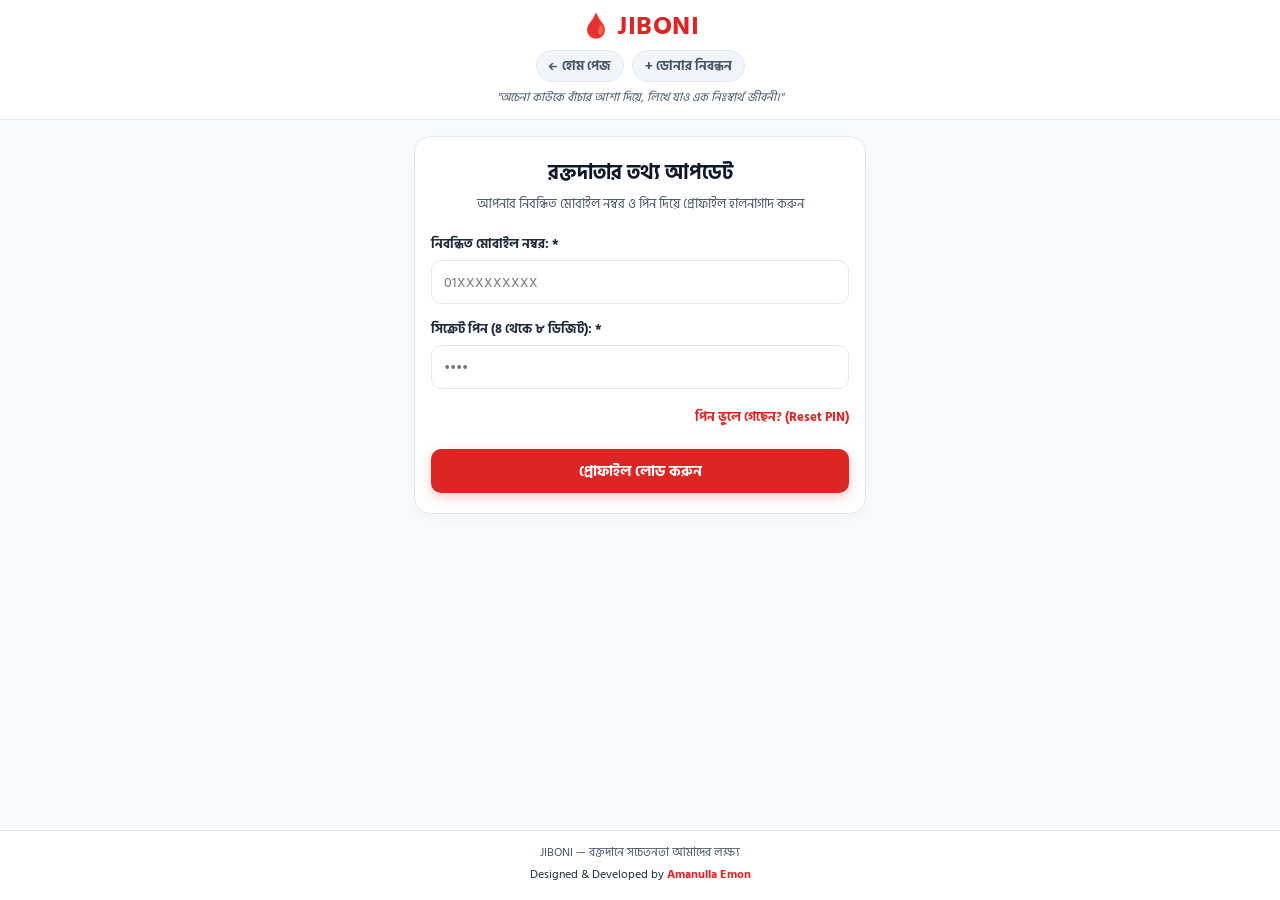
<file: update-profile.html>
<!DOCTYPE html>
<html lang="bn">
<head>
  <meta charset="UTF-8" />
  <meta name="viewport" content="width=device-width, initial-scale=1.0, maximum-scale=1.0, user-scalable=no, interactive-widget=resizes-content" />
  <title>প্রোফাইল হালনাগাদ - JIBONI</title>
  <style>
    @import url('https://fonts.googleapis.com/css2?family=Plus+Jakarta+Sans:wght@500;600;700;800&family=Hind+Siliguri:wght@500;600;700&display=swap');

    :root {
      --primary: #dc2626;
      --primary-hover: #b91c1c;
      --primary-light: #fee2e2;
      --success: #15803d;
      --success-light: #dcfce7;
      --warning: #b45309;
      --warning-light: #fef3c7;
      --info: #0284c7;
      --info-light: #e0f2fe;
      --slate-50: #f8fafc;
      --slate-100: #f1f5f9;
      --slate-200: #e2e8f0;
      --slate-400: #94a3b8;
      --slate-600: #475569;
      --slate-800: #1e293b;
      --slate-900: #0f172a;
    }

    * {
      margin: 0;
      padding: 0;
      box-sizing: border-box;
      font-family: 'Hind Siliguri', 'Plus Jakarta Sans', sans-serif;
      -webkit-tap-highlight-color: transparent;
    }

    body {
      background: var(--slate-50);
      color: var(--slate-800);
      min-height: 100vh;
      display: flex;
      flex-direction: column;
    }

    .site-header {
      background: #ffffff;
      padding: 14px 16px 12px;
      border-bottom: 1px solid var(--slate-200);
      text-align: center;
      width: 100%;
    }

    .header-inner {
      max-width: 480px;
      margin: 0 auto;
    }

    .brand-row {
      margin-bottom: 8px;
    }

    .brand-logo {
      display: inline-flex;
      align-items: center;
      justify-content: center;
      gap: 6px;
      text-decoration: none;
    }

    .blood-drop {
      font-size: 1.5rem;
      line-height: 1;
    }

    .brand-name {
      font-size: 1.6rem;
      font-weight: 800;
      color: var(--primary);
      letter-spacing: 0.5px;
      line-height: 1;
    }

    .nav-btn-row {
      display: flex;
      justify-content: center;
      align-items: center;
      gap: 8px;
      margin-bottom: 6px;
      flex-wrap: wrap;
    }

    .btn-chip {
      padding: 5px 12px;
      border-radius: 20px;
      font-size: 0.8rem;
      font-weight: 700;
      text-decoration: none;
      display: inline-flex;
      align-items: center;
      gap: 4px;
      border: 1px solid var(--slate-200);
      background: var(--slate-100);
      color: var(--slate-600);
      cursor: pointer;
    }

    .brand-slogan {
      font-size: 0.74rem;
      color: var(--slate-600);
      font-style: italic;
    }

    .app-main {
      flex: 1;
      max-width: 480px;
      width: 100%;
      margin: 0 auto;
      padding: 16px 14px 40px;
    }

    .register-card {
      background: #ffffff;
      border: 1px solid var(--slate-200);
      border-radius: 16px;
      padding: 20px 16px;
      box-shadow: 0 4px 16px rgba(0, 0, 0, 0.03);
    }

    .card-title {
      font-size: 1.25rem;
      font-weight: 800;
      color: var(--slate-900);
      text-align: center;
      margin-bottom: 6px;
    }

    .card-sub {
      font-size: 0.82rem;
      color: var(--slate-600);
      text-align: center;
      margin-bottom: 20px;
      line-height: 1.4;
    }

    .input-group {
      margin-bottom: 14px;
      text-align: left;
    }

    .field-label {
      display: block;
      font-size: 0.84rem;
      font-weight: 700;
      color: var(--slate-800);
      margin-bottom: 5px;
    }

    .text-input,
    .custom-select-trigger,
    .custom-date-trigger {
      width: 100%;
      height: 44px;
      padding: 0 12px;
      background: #ffffff;
      border: 1px solid var(--slate-200);
      border-radius: 10px;
      font-size: 0.88rem;
      color: var(--slate-800);
      outline: none;
      display: flex;
      align-items: center;
      justify-content: space-between;
      cursor: pointer;
      user-select: none;
      transition: all 0.2s;
    }

    .text-input:focus,
    .custom-select-trigger:focus {
      border-color: var(--primary);
      box-shadow: 0 0 0 2px rgba(220, 38, 38, 0.1);
    }

    .select-arrow {
      font-size: 0.7rem;
      color: var(--slate-400);
    }

    .submit-btn {
      width: 100%;
      height: 44px;
      background: var(--primary);
      color: #ffffff;
      border: none;
      border-radius: 10px;
      font-size: 0.92rem;
      font-weight: 700;
      cursor: pointer;
      display: inline-flex;
      align-items: center;
      justify-content: center;
      gap: 6px;
      box-shadow: 0 4px 12px rgba(220, 38, 38, 0.25);
      transition: all 0.15s;
      margin-top: 6px;
    }

    .submit-btn:active {
      transform: scale(0.98);
    }

    .reset-link-wrap {
      text-align: right;
      margin-top: 6px;
      margin-bottom: 14px;
    }

    .reset-link {
      font-size: 0.8rem;
      font-weight: 700;
      color: var(--primary);
      text-decoration: none;
      cursor: pointer;
    }

    .reset-link:hover {
      text-decoration: underline;
    }

    /* CUSTOM BOTTOM-SHEET MODALS */
    .custom-modal-backdrop {
      position: fixed;
      inset: 0;
      background: rgba(15, 23, 42, 0.55);
      backdrop-filter: blur(4px);
      z-index: 2000;
      display: none;
      align-items: flex-end;
      justify-content: center;
      overscroll-behavior: contain;
    }

    .custom-modal-sheet {
      background: #ffffff;
      width: 100%;
      max-width: 480px;
      height: 82vh;
      height: 82dvh;
      border-top-left-radius: 20px;
      border-top-right-radius: 20px;
      display: flex;
      flex-direction: column;
      box-shadow: 0 -8px 24px rgba(0, 0, 0, 0.15);
      animation: slideUp 0.22s ease-out;
      overflow: hidden;
    }

    @keyframes slideUp {
      from { transform: translateY(100%); }
      to { transform: translateY(0); }
    }

    .modal-fixed-top {
      padding: 16px 16px 10px;
      background: #ffffff;
      border-bottom: 1px solid var(--slate-100);
      flex-shrink: 0;
    }

    .modal-sheet-header {
      display: flex;
      justify-content: space-between;
      align-items: center;
      margin-bottom: 10px;
    }

    .modal-sheet-title {
      font-size: 1rem;
      font-weight: 800;
      color: var(--slate-900);
    }

    .modal-sheet-close {
      background: var(--slate-100);
      border: none;
      width: 32px;
      height: 32px;
      border-radius: 50%;
      font-size: 1.1rem;
      cursor: pointer;
      color: var(--slate-600);
      display: inline-flex;
      align-items: center;
      justify-content: center;
    }

    .modal-sheet-list {
      overflow-y: auto;
      flex: 1;
      padding: 10px 16px 30px;
      display: flex;
      flex-direction: column;
      gap: 6px;
      -webkit-overflow-scrolling: touch;
    }

    .modal-item-btn {
      width: 100%;
      text-align: left;
      padding: 11px 14px;
      border-radius: 10px;
      border: 1px solid var(--slate-200);
      background: #ffffff;
      font-size: 0.9rem;
      font-weight: 600;
      color: var(--slate-800);
      cursor: pointer;
      display: flex;
      justify-content: space-between;
      align-items: center;
      transition: all 0.15s;
    }

    .modal-item-btn:hover,
    .modal-item-btn.selected {
      background: var(--primary-light);
      border-color: var(--primary);
      color: var(--primary);
    }

    .modal-group-title {
      font-size: 0.78rem;
      font-weight: 800;
      color: var(--slate-400);
      padding: 10px 4px 4px;
      text-transform: uppercase;
      letter-spacing: 0.5px;
    }

    /* CUSTOM BANGLA CALENDAR MODAL (1970 - 2099) */
    .cal-modal-backdrop {
      position: fixed;
      inset: 0;
      background: rgba(15, 23, 42, 0.6);
      backdrop-filter: blur(4px);
      z-index: 3000;
      display: none;
      align-items: center;
      justify-content: center;
      padding: 16px;
    }

    .cal-modal-box {
      background: #ffffff;
      border-radius: 20px;
      width: 100%;
      max-width: 360px;
      padding: 20px;
      box-shadow: 0 12px 32px rgba(0,0,0,0.18);
      animation: scaleIn 0.2s ease-out;
      position: relative;
    }

    @keyframes scaleIn {
      from { transform: scale(0.92); opacity: 0; }
      to { transform: scale(1); opacity: 1; }
    }

    .cal-header-row {
      display: flex;
      justify-content: space-between;
      align-items: center;
      margin-bottom: 16px;
    }

    .cal-title {
      font-size: 0.95rem;
      font-weight: 800;
      color: var(--slate-900);
    }

    .cal-month-nav {
      display: flex;
      justify-content: space-between;
      align-items: center;
      margin-bottom: 14px;
      background: var(--slate-50);
      padding: 6px 12px;
      border-radius: 12px;
      border: 1px solid var(--slate-200);
    }

    .cal-nav-btn {
      background: #ffffff;
      border: 1px solid var(--slate-200);
      width: 34px;
      height: 34px;
      border-radius: 50%;
      font-size: 1rem;
      font-weight: 800;
      color: var(--slate-800);
      cursor: pointer;
      display: inline-flex;
      align-items: center;
      justify-content: center;
      padding: 10px;
    }

    .cal-nav-btn:hover {
      background: var(--primary-light);
      color: var(--primary);
      border-color: var(--primary);
    }

    .cal-month-label {
      font-size: 0.92rem;
      font-weight: 800;
      color: var(--slate-900);
      cursor: pointer;
      padding: 4px 8px;
      border-radius: 8px;
      transition: background 0.15s;
    }

    .cal-month-label:hover {
      background: var(--slate-100);
      color: var(--primary);
    }

    .cal-weekdays {
      display: grid;
      grid-template-columns: repeat(7, 1fr);
      text-align: center;
      font-size: 0.78rem;
      font-weight: 800;
      color: var(--slate-400);
      margin-bottom: 8px;
    }

    .cal-grid {
      display: grid;
      grid-template-columns: repeat(7, 1fr);
      gap: 3px;
      min-height: 252px;
      align-content: start;
      margin-bottom: 16px;
    }

    .cal-day-cell {
      aspect-ratio: 1;
      display: flex;
      align-items: center;
      justify-content: center;
      font-size: 0.86rem;
      font-weight: 700;
      color: var(--slate-800);
      border-radius: 50%;
      cursor: pointer;
      transition: all 0.1s;
    }

    .cal-day-cell:hover:not(.empty) {
      background: var(--slate-100);
    }

    .cal-day-cell.selected {
      background: var(--primary) !important;
      color: #ffffff !important;
      font-weight: 800;
      box-shadow: 0 4px 10px rgba(220, 38, 38, 0.35);
    }

    .cal-day-cell.empty {
      cursor: default;
    }

    .cal-footer-btns {
      display: flex;
      gap: 10px;
      border-top: 1px solid var(--slate-100);
      padding-top: 14px;
    }

    .cal-btn-clear, .cal-btn-submit {
      flex: 1;
      height: 40px;
      border-radius: 10px;
      font-size: 0.86rem;
      font-weight: 700;
      cursor: pointer;
      display: inline-flex;
      align-items: center;
      justify-content: center;
      border: 1px solid var(--slate-200);
    }

    .cal-btn-clear {
      background: #ffffff;
      color: var(--slate-600);
    }

    .cal-btn-submit {
      background: var(--primary);
      color: #ffffff;
      border-color: var(--primary);
    }

    /* QUICK JUMP SELECTOR OVERLAY */
    .cal-quick-picker {
      position: absolute;
      inset: 10px;
      background: #ffffff;
      border-radius: 16px;
      z-index: 10;
      display: none;
      flex-direction: column;
      padding: 16px;
      box-shadow: 0 4px 20px rgba(0,0,0,0.1);
    }

    .quick-picker-scrolls {
      display: flex;
      gap: 8px;
      flex: 1;
      overflow: hidden;
      margin: 10px 0;
    }

    .quick-scroll-col {
      flex: 1;
      overflow-y: auto;
      display: flex;
      flex-direction: column;
      gap: 4px;
      scrollbar-width: thin;
    }

    .quick-item {
      padding: 8px;
      text-align: center;
      font-size: 0.86rem;
      font-weight: 700;
      border-radius: 8px;
      cursor: pointer;
      color: var(--slate-700);
      background: var(--slate-50);
    }

    .quick-item:hover, .quick-item.active {
      background: var(--primary-light);
      color: var(--primary);
    }

    /* JIBONI ICONIC RED & WHITE ALERT MODAL */
    .custom-alert-overlay {
      position: fixed;
      inset: 0;
      background: rgba(15, 23, 42, 0.6);
      backdrop-filter: blur(4px);
      z-index: 4000;
      display: none;
      align-items: center;
      justify-content: center;
      padding: 16px;
    }

    .custom-alert-box {
      background: #ffffff;
      border-radius: 20px;
      padding: 24px 20px;
      max-width: 340px;
      width: 100%;
      box-shadow: 0 14px 35px rgba(220, 38, 38, 0.15);
      text-align: center;
      border-top: 4px solid var(--primary);
      animation: scaleIn 0.2s ease-out;
    }

    @keyframes scaleIn {
      from { transform: scale(0.92); opacity: 0; }
      to { transform: scale(1); opacity: 1; }
    }

    .custom-alert-title {
      font-size: 1.1rem;
      font-weight: 800;
      color: var(--slate-900);
      margin-bottom: 8px;
    }

    .custom-alert-msg {
      font-size: 0.88rem;
      color: var(--slate-600);
      margin-bottom: 20px;
      line-height: 1.5;
    }

    .custom-alert-btn {
      width: 100%;
      height: 42px;
      background: var(--primary);
      color: #ffffff;
      border: none;
      border-radius: 10px;
      font-size: 0.9rem;
      font-weight: 700;
      cursor: pointer;
      box-shadow: 0 4px 12px rgba(220, 38, 38, 0.25);
    }

    .site-footer {
      background: #ffffff;
      border-top: 1px solid var(--slate-200);
      padding: 12px 16px 16px;
      text-align: center;
      margin-top: auto;
      width: 100%;
    }

    .footer-disclaimer {
      font-size: 0.72rem;
      color: var(--slate-600);
      margin-bottom: 3px;
    }

    .footer-credit {
      font-size: 0.75rem;
      color: var(--slate-800);
    }

    .footer-credit a {
      color: var(--primary);
      font-weight: 700;
      text-decoration: none;
    }
  </style>
</head>
<body>

  <header class="site-header">
    <div class="header-inner">
      <div class="brand-row">
        <a href="index.html" class="brand-logo">
          <span class="blood-drop">🩸</span>
          <span class="brand-name">JIBONI</span>
        </a>
      </div>

      <div class="nav-btn-row">
        <a href="index.html" class="btn-chip">← হোম পেজ</a>
        <a href="register.html" class="btn-chip">+ ডোনার নিবন্ধন</a>
      </div>

      <p class="brand-slogan">"অচেনা কাউকে বাঁচার আশা দিয়ে, লিখে যাও এক নিঃস্বার্থ জীবনী।"</p>
    </div>
  </header>

  <main class="app-main">
    <div class="register-card">
      <div id="authContainer">
        <h2 class="card-title">রক্তদাতার তথ্য আপডেট</h2>
        <p class="card-sub" id="authCardSub">আপনার নিবন্ধিত মোবাইল নম্বর ও পিন দিয়ে প্রোফাইল হালনাগাদ করুন</p>

        <!-- LOGIN / LOAD FORM -->
        <form id="loginForm" onsubmit="handleLoadProfile(event)">
          <div class="input-group">
            <label class="field-label" for="loginPhone">নিবন্ধিত মোবাইল নম্বর: *</label>
            <input type="tel" id="loginPhone" class="text-input" placeholder="01XXXXXXXXX" pattern="^01[0-9]{9}$" required autocomplete="username" />
          </div>

          <div class="input-group" id="passwordFieldGroup">
            <label class="field-label" for="loginPin">সিক্রেট পিন (৪ থেকে ৮ ডিজিট): *</label>
            <input type="password" id="loginPin" class="text-input" placeholder="••••" minlength="4" maxlength="8" required autocomplete="current-password" />
          </div>

          <div class="reset-link-wrap" id="resetLinkWrap">
            <a class="reset-link" onclick="switchToResetMode()">পিন ভুলে গেছেন? (Reset PIN)</a>
          </div>

          <button type="submit" class="submit-btn" id="authSubmitBtn">প্রোফাইল লোড করুন</button>
        </form>
      </div>

      <!-- EDIT PROFILE FORM (HIDDEN UNTIL AUTHENTICATED) -->
      <div id="editContainer" style="display: none;">
        <h2 class="card-title">প্রোফাইল সম্পাদনা</h2>
        <p class="card-sub">আপনার তথ্য পরিবর্তন করুন</p>

        <form id="editForm" onsubmit="handleSaveProfile(event)">
          <div class="input-group">
            <label class="field-label" for="editName">পূর্ণ নাম (Full Name) *</label>
            <input type="text" id="editName" class="text-input" required />
          </div>

          <!-- জেলা -->
          <div class="input-group">
            <label class="field-label">জেলা / শহর (District) *</label>
            <div class="custom-select-trigger" onclick="openPicker('district')">
              <span id="districtDisplay" style="color: var(--slate-800);">জেলা নির্বাচন করুন</span>
              <span class="select-arrow">▼</span>
            </div>
            <input type="hidden" id="editDistrict" value="" required />
          </div>

          <!-- উপজেলা -->
          <div class="input-group">
            <label class="field-label">উপজেলা / থানা (Upazila / Thana) *</label>
            <div class="custom-select-trigger" onclick="openPicker('upazila')">
              <span id="upazilaDisplay" style="color: var(--slate-800);">উপজেলা / থানা নির্বাচন করুন</span>
              <span class="select-arrow">▼</span>
            </div>
            <input type="hidden" id="editUpazila" value="" required />
          </div>

          <div class="input-group">
            <label class="field-label" for="editHall">হল / বর্তমান ঠিকানা (Hall / Address)</label>
            <input type="text" id="editHall" class="text-input" />
          </div>

          <!-- সর্বশেষ রক্তদানের তারিখ -->
          <div class="input-group">
            <label class="field-label">সর্বশেষ রক্তদানের তারিখ</label>
            <div class="custom-date-trigger" onclick="openCustomCalendar('editLastDonation')">
              <span id="editLastDonationDisplay" style="color: var(--slate-400);">তারিখ নির্বাচন করুন</span>
              <span>📅</span>
            </div>
            <input type="hidden" id="editLastDonation" value="" />
          </div>

          <div class="input-group">
            <label class="field-label">স্ট্যাটাস (Availability)</label>
            <div class="custom-select-trigger" onclick="openPicker('avail')">
              <span id="availDisplay" style="color: var(--slate-800);">⚡ রক্তদানে প্রস্তুত (Available)</span>
              <span class="select-arrow">▼</span>
            </div>
            <input type="hidden" id="editAvail" value="true" />
          </div>

          <div class="input-group">
            <label class="field-label" for="editPin">নতুন পিন বা পাসওয়ার্ড (ঐচ্ছিক)</label>
            <input type="password" id="editPin" class="text-input" placeholder="পরিবর্তন করতে চাইলে নতুন পিন দিন" minlength="4" maxlength="8" autocomplete="new-password" />
          </div>

          <button type="submit" class="submit-btn">পরিবর্তন সংরক্ষণ করুন</button>
        </form>
      </div>
    </div>
  </main>

  <!-- CUSTOM BOTTOM-SHEET MODAL FOR SELECTS -->
  <div id="customPickerModal" class="custom-modal-backdrop" onclick="closePickerOnBackdrop(event)">
    <div class="custom-modal-sheet" id="modalSheetContent">
      <div class="modal-fixed-top">
        <div class="modal-sheet-header">
          <h3 class="modal-sheet-title" id="modalTitle">নির্বাচন করুন</h3>
          <button type="button" class="modal-sheet-close" onclick="closePicker()">✕</button>
        </div>
        <div class="modal-sheet-search" id="modalSearchWrap">
          <input type="text" id="modalSearchInput" class="text-input" placeholder="এখানে খুঁজুন..." onkeyup="filterModalItems()" autocomplete="off" />
        </div>
      </div>
      <div class="modal-sheet-list" id="modalListContainer"></div>
    </div>
  </div>

  <!-- CUSTOM BANGLA CALENDAR MODAL (1970 - 2099) -->
  <div id="customCalendarModal" class="cal-modal-backdrop" onclick="closeCalOnBackdrop(event)">
    <div class="cal-modal-box">
      <!-- Quick Jump Picker Overlay -->
      <div class="cal-quick-picker" id="quickPickerOverlay">
        <div style="display:flex; justify-content:space-between; align-items:center; margin-bottom:8px;">
          <span style="font-size:0.9rem; font-weight:800;">মাস ও বছর বেছে নিন</span>
          <button type="button" class="modal-sheet-close" onclick="toggleQuickPicker(false)" style="width:26px;height:26px;font-size:0.8rem;">✕</button>
        </div>
        <div class="quick-picker-scrolls">
          <div class="quick-scroll-col" id="quickMonthCol"></div>
          <div class="quick-scroll-col" id="quickYearCol"></div>
        </div>
        <button type="button" class="submit-btn" onclick="applyQuickJump()" style="height:36px; margin-top:4px;">নিশ্চিত করুন</button>
      </div>

      <div class="cal-header-row">
        <span class="cal-title" id="calModalTitle">তারিখ নির্বাচন</span>
        <button type="button" class="modal-sheet-close" onclick="closeCustomCalendar()" style="width:28px;height:28px;font-size:0.9rem;">✕</button>
      </div>
      <div class="cal-month-nav">
        <button type="button" class="cal-nav-btn" onclick="changeMonth(-1)">‹</button>
        <span class="cal-month-label" id="calMonthYearLabel" onclick="toggleQuickPicker(true)" title="Click to jump month/year">সেপ্টেম্বর ২০২৬ ▼</span>
        <button type="button" class="cal-nav-btn" onclick="changeMonth(1)">›</button>
      </div>
      <div class="cal-weekdays">
        <span>রবি</span><span>সোম</span><span>মঙ্গল</span><span>বুধ</span><span>বৃহ</span><span>শুক্র</span><span>শনি</span>
      </div>
      <div class="cal-grid" id="calDaysGrid"></div>
      <div class="cal-footer-btns">
        <button type="button" class="cal-btn-clear" onclick="clearSelectedDate()">মুছে ফেলুন</button>
        <button type="button" class="cal-btn-submit" onclick="confirmSelectedDate()">নিশ্চিত করুন</button>
      </div>
    </div>
  </div>

  <!-- JIBONI ICONIC RED & WHITE ALERT MODAL -->
  <div id="customAlertModal" class="custom-alert-overlay">
    <div class="custom-alert-box">
      <h3 class="custom-alert-title" id="customAlertTitle">সতর্কবার্তা</h3>
      <p class="custom-alert-msg" id="customAlertMsg">বার্তা...</p>
      <button type="button" class="custom-alert-btn" onclick="closeCustomAlert()">ঠিক আছে</button>
    </div>
  </div>

  <!-- CUSTOM PIN RESET MODAL -->
  <div id="customPinModal" class="custom-modal-backdrop" style="display: none;">
    <div class="custom-alert-box" style="margin: auto; border-top: 4px solid var(--primary);">
      <h3 style="font-size: 1.1rem; font-weight: 800; color: var(--slate-900); margin-bottom: 6px;">নতুন পিন সেট করুন</h3>
      <p style="font-size: 0.82rem; color: var(--slate-600); margin-bottom: 14px;">আপনার নতুন পিন বা পাসওয়ার্ড দিন (৪ থেকে ৮ ডিজিট)</p>
      <input type="password" id="newPinInput" class="text-input" placeholder="••••" minlength="4" maxlength="8" style="margin-bottom: 14px;" />
      <div style="display: flex; gap: 8px;">
        <button type="button" class="btn-chip" onclick="closePinModal()" style="flex:1; justify-content:center; height:40px;">বাতিল</button>
        <button type="button" class="submit-btn" onclick="confirmResetPin()" style="flex:1; margin-top:0; height:40px;">নিশ্চিত করুন</button>
      </div>
    </div>
  </div>

  <footer class="site-footer">
    <p class="footer-disclaimer">JIBONI — রক্তদানে সচেতনতা আমাদের লক্ষ্য</p>
    <p class="footer-credit">Designed & Developed by <a href="developer.html">Amanulla Emon</a></p>
  </footer>

  <script>
    var isResetMode = false;
    var currentAuthenticatedDonorId = null;
    var currentPickerMode = "";
    var pendingResetDonor = null;

    // Calendar state variables (Defaults to Current Year 2026 & Current Month)
    var activeDateTargetId = null;
    var calSelectedDateStr = "";
    var now = new Date();
    var calViewYear = now.getFullYear();
    var calViewMonth = now.getMonth();
    var banglaDigits = ['০', '১', '২', '৩', '৪', '৫', '৬', '৭', '৮', '৯'];
    var banglaMonths = ['জানুয়ারি', 'ফেব্রুয়ারি', 'মার্চ', 'এপ্রিল', 'মে', 'জুন', 'জুলাই', 'আগস্ট', 'সেপ্টেম্বর', 'অক্টোবর', 'নভেম্বর', 'ডিসেম্বর'];

    function showJiboniAlert(title, msg, callback) {
      document.getElementById("customAlertTitle").innerText = title;
      document.getElementById("customAlertMsg").innerText = msg;
      document.getElementById("customAlertModal").style.display = "flex";
      window.jiboniAlertCallback = callback;
    }

    function closeCustomAlert() {
      document.getElementById("customAlertModal").style.display = "none";
      if (typeof window.jiboniAlertCallback === "function") {
        var cb = window.jiboniAlertCallback;
        window.jiboniAlertCallback = null;
        cb();
      }
    }

    function toBanglaNum(num) {
      return String(num).split('').map(function(c) {
        return (c >= '0' && c <= '9') ? banglaDigits[parseInt(c)] : c;
      }).join('');
    }

    function openCustomCalendar(targetId) {
      activeDateTargetId = targetId;
      var hiddenVal = document.getElementById(targetId).value;
      var d = hiddenVal ? new Date(hiddenVal) : new Date();
      if (isNaN(d.getTime())) d = new Date();
      calViewYear = d.getFullYear();
      calViewMonth = d.getMonth();
      calSelectedDateStr = hiddenVal || "";
      
      document.getElementById("calModalTitle").innerText = targetId === 'loginDob' ? 'জন্ম তারিখ নির্বাচন' : 'সর্বশেষ রক্তদানের তারিখ নির্বাচন';
      document.getElementById("customCalendarModal").style.display = "flex";
      renderCalendarGrid();
    }

    function closeCustomCalendar() {
      document.getElementById("customCalendarModal").style.display = "none";
      toggleQuickPicker(false);
      activeDateTargetId = null;
    }

    function closeCalOnBackdrop(e) {
      if (e.target.id === "customCalendarModal") closeCustomCalendar();
    }

    function changeMonth(direction) {
      calViewMonth += direction;
      if (calViewMonth > 11) {
        calViewMonth = 0;
        calViewYear++;
        if (calViewYear > 2099) calViewYear = 2099;
      } else if (calViewMonth < 0) {
        calViewMonth = 11;
        calViewYear--;
        if (calViewYear < 1970) calViewYear = 1970;
      }
      renderCalendarGrid();
    }

    function renderCalendarGrid() {
      var grid = document.getElementById("calDaysGrid");
      grid.innerHTML = "";
      document.getElementById("calMonthYearLabel").innerText = banglaMonths[calViewMonth] + " " + toBanglaNum(calViewYear) + " ▼";

      var firstDayIndex = new Date(calViewYear, calViewMonth, 1).getDay();
      var totalDays = new Date(calViewYear, calViewMonth + 1, 0).getDate();

      for (var i = 0; i < firstDayIndex; i++) {
        var cell = document.createElement("div");
        cell.className = "cal-day-cell empty";
        grid.appendChild(cell);
      }

      for (var day = 1; day <= totalDays; day++) {
        var cell = document.createElement("div");
        cell.className = "cal-day-cell";
        cell.innerText = toBanglaNum(day);

        var mm = String(calViewMonth + 1).padStart(2, '0');
        var dd = String(day).padStart(2, '0');
        var dateStr = calViewYear + "-" + mm + "-" + dd;

        if (calSelectedDateStr === dateStr) {
          cell.classList.add("selected");
        }

        (function(dStr, cellEl) {
          cellEl.onclick = function() {
            calSelectedDateStr = dStr;
            var allCells = grid.querySelectorAll(".cal-day-cell");
            allCells.forEach(function(c) { c.classList.remove("selected"); });
            cellEl.classList.add("selected");
          };
        })(dateStr, cell);

        grid.appendChild(cell);
      }

      var totalCellsRendered = firstDayIndex + totalDays;
      var remainingCells = totalCellsRendered <= 35 ? (35 - totalCellsRendered) : (42 - totalCellsRendered);
      for (var j = 0; j < remainingCells; j++) {
        var emptyCell = document.createElement("div");
        emptyCell.className = "cal-day-cell empty";
        grid.appendChild(emptyCell);
      }
    }

    // Quick Jump Picker Logic (1970 to 2099, Auto scroll to active month/year)
    var tempJumpMonth = 0;
    var tempJumpYear = 2026;

    function toggleQuickPicker(show) {
      var overlay = document.getElementById("quickPickerOverlay");
      if (show) {
        tempJumpMonth = calViewMonth;
        tempJumpYear = calViewYear;
        buildQuickColumns();
        overlay.style.display = "flex";

        setTimeout(function() {
          var mCol = document.getElementById("quickMonthCol");
          var yCol = document.getElementById("quickYearCol");
          var activeM = mCol.querySelector(".quick-item.active");
          var activeY = yCol.querySelector(".quick-item.active");
          if (activeM) mCol.scrollTop = activeM.offsetTop - mCol.clientHeight / 2 + activeM.clientHeight / 2;
          if (activeY) yCol.scrollTop = activeY.offsetTop - yCol.clientHeight / 2 + activeY.clientHeight / 2;
        }, 50);
      } else {
        overlay.style.display = "none";
      }
    }

    function buildQuickColumns() {
      var mCol = document.getElementById("quickMonthCol");
      var yCol = document.getElementById("quickYearCol");
      mCol.innerHTML = "";
      yCol.innerHTML = "";

      banglaMonths.forEach(function(mName, idx) {
        var div = document.createElement("div");
        div.className = "quick-item" + (idx === tempJumpMonth ? " active" : "");
        div.innerText = mName;
        div.onclick = function() {
          tempJumpMonth = idx;
          mCol.querySelectorAll(".quick-item").forEach(function(el) { el.classList.remove("active"); });
          div.classList.add("active");
        };
        mCol.appendChild(div);
      });

      for (var y = 1970; y <= 2099; y++) {
        var div = document.createElement("div");
        div.className = "quick-item" + (y === tempJumpYear ? " active" : "");
        div.innerText = toBanglaNum(y);
        div.onclick = (function(yr, elRef) {
          return function() {
            tempJumpYear = yr;
            yCol.querySelectorAll(".quick-item").forEach(function(el) { el.classList.remove("active"); });
            elRef.classList.add("active");
          };
        })(y, div);
        yCol.appendChild(div);
      }
    }

    function applyQuickJump() {
      calViewMonth = tempJumpMonth;
      calViewYear = tempJumpYear;
      toggleQuickPicker(false);
      renderCalendarGrid();
    }

    function clearSelectedDate() {
      calSelectedDateStr = "";
      if (activeDateTargetId) {
        document.getElementById(activeDateTargetId).value = "";
        var disp = document.getElementById(activeDateTargetId + "Display");
        if (disp) {
          disp.innerText = "তারিখ নির্বাচন করুন";
          disp.style.color = "var(--slate-400)";
        }
      }
      closeCustomCalendar();
    }

    function confirmSelectedDate() {
      if (activeDateTargetId && calSelectedDateStr) {
        document.getElementById(activeDateTargetId).value = calSelectedDateStr;
        var disp = document.getElementById(activeDateTargetId + "Display");
        if (disp) {
          disp.innerText = calSelectedDateStr;
          disp.style.color = "var(--slate-800)";
          disp.style.fontWeight = "700";
        }
      }
      closeCustomCalendar();
    }

    function switchToResetMode() {
      isResetMode = true;
      document.getElementById("authCardSub").innerText = "নিবন্ধিত মোবাইল নম্বর ও আপনার জন্ম তারিখ দিয়ে পিন রিসেট করুন";
      var pinGroup = document.getElementById("passwordFieldGroup");
      pinGroup.innerHTML = '<label class="field-label" for="loginDob">নিবন্ধিত জন্ম তারিখ (Date of Birth): *</label><div class="custom-date-trigger" onclick="openCustomCalendar(\'loginDob\')"><span id="loginDobDisplay" style="color: var(--slate-400);">তারিখ নির্বাচন করুন</span><span>📅</span></div><input type="hidden" id="loginDob" required />';
      document.getElementById("resetLinkWrap").innerHTML = '<a class="reset-link" onclick="switchToLoginMode()">← পিন মনে আছে? লগইন করুন</a>';
      document.getElementById("authSubmitBtn").innerText = "নতুন পিন সেট করুন";
    }

    function switchToLoginMode() {
      isResetMode = false;
      document.getElementById("authCardSub").innerText = "আপনার নিবন্ধিত মোবাইল নম্বর ও পিন দিয়ে প্রোফাইল হালনাগাদ করুন";
      var pinGroup = document.getElementById("passwordFieldGroup");
      pinGroup.innerHTML = '<label class="field-label" for="loginPin">সিক্রেট পিন (৪ থেকে ৮ ডিজিট): *</label><input type="password" id="loginPin" class="text-input" placeholder="••••" minlength="4" maxlength="8" required autocomplete="current-password" />';
      document.getElementById("resetLinkWrap").innerHTML = '<a class="reset-link" onclick="switchToResetMode()">পিন ভুলে গেছেন? (Reset PIN)</a>';
      document.getElementById("authSubmitBtn").innerText = "প্রোফাইল লোড করুন";
    }

    function openPicker(mode) {
      currentPickerMode = mode;
      var modal = document.getElementById("customPickerModal");
      var title = document.getElementById("modalTitle");
      var searchWrap = document.getElementById("modalSearchWrap");
      var searchInput = document.getElementById("modalSearchInput");
      var listContainer = document.getElementById("modalListContainer");

      modal.style.display = "flex";
      searchInput.value = "";
      listContainer.innerHTML = "";

      if (mode === "district") {
        title.innerText = "জেলা নির্বাচন করুন";
        searchWrap.style.display = "block";
        searchInput.placeholder = "জেলা খুঁজুন...";
        renderDistrictModalList("");
      } else if (mode === "upazila") {
        var curDist = document.getElementById("editDistrict").value;
        if (!curDist) {
          showJiboniAlert("সতর্কবার্তা", "অনুগ্রহ করে প্রথমে জেলা নির্বাচন করুন!");
          closePicker();
          return;
        }
        title.innerText = "উপজেলা / থানা নির্বাচন করুন";
        searchWrap.style.display = "block";
        searchInput.placeholder = "উপজেলা / থানা খুঁজুন...";
        renderUpazilaModalList("");
      } else if (mode === "avail") {
        title.innerText = "স্ট্যাটাস নির্বাচন করুন";
        searchWrap.style.display = "none";
        renderAvailModalList();
      }

      if (mode === "district" || mode === "upazila") {
        setTimeout(function() { searchInput.focus(); }, 80);
      }
    }

    function renderDistrictModalList(filterQuery) {
      var listContainer = document.getElementById("modalListContainer");
      listContainer.innerHTML = "";
      var curDist = document.getElementById("editDistrict").value;
      var q = filterQuery.toLowerCase().trim();

      var currentCat = "";
      districtsList.forEach(function(item) {
        if (q && !item.name.toLowerCase().includes(q) && !item.label.toLowerCase().includes(q)) return;

        if (!q && item.category !== currentCat) {
          currentCat = item.category;
          var groupHeader = document.createElement("div");
          groupHeader.className = "modal-group-title";
          groupHeader.innerText = currentCat;
          listContainer.appendChild(groupHeader);
        }

        var btn = document.createElement("button");
        btn.type = "button";
        btn.className = "modal-item-btn" + (curDist.toLowerCase() === item.name.toLowerCase() ? " selected" : "");
        btn.innerHTML = "<span>" + item.label + "</span>" + (curDist.toLowerCase() === item.name.toLowerCase() ? "<span>✓</span>" : "");
        btn.onclick = function() { selectDistrict(item.name, item.label); };
        listContainer.appendChild(btn);
      });
    }

    function renderUpazilaModalList(filterQuery) {
      var listContainer = document.getElementById("modalListContainer");
      listContainer.innerHTML = "";
      var curDist = document.getElementById("editDistrict").value;
      var curUpz = document.getElementById("editUpazila").value;
      var q = filterQuery.toLowerCase().trim();

      var list = upazilaDatabase[curDist] || [];
      list.forEach(function(u) {
        if (q && !u.toLowerCase().includes(q)) return;

        var btn = document.createElement("button");
        btn.type = "button";
        btn.className = "modal-item-btn" + (curUpz === u ? " selected" : "");
        btn.innerHTML = "<span>" + u + "</span>" + (curUpz === u ? "<span>✓</span>" : "");
        btn.onclick = function() { selectUpazila(u, u); };
        listContainer.appendChild(btn);
      });
    }

    function renderAvailModalList() {
      var listContainer = document.getElementById("modalListContainer");
      listContainer.innerHTML = "";
      var curVal = document.getElementById("editAvail").value;

      var options = [
        { val: "true", label: "⚡ রক্তদানে প্রস্তুত (Available)" },
        { val: "false", label: "⏳ বিরতি কালীন (Resting)" }
      ];

      options.forEach(function(opt) {
        var btn = document.createElement("button");
        btn.type = "button";
        btn.className = "modal-item-btn" + (curVal === opt.val ? " selected" : "");
        btn.innerHTML = "<span>" + opt.label + "</span>" + (curVal === opt.val ? "<span>✓</span>" : "");
        btn.onclick = function() { selectAvail(opt.val, opt.label); };
        listContainer.appendChild(btn);
      });
    }

    function filterModalItems() {
      var q = document.getElementById("modalSearchInput").value;
      if (currentPickerMode === "district") {
        renderDistrictModalList(q);
      } else if (currentPickerMode === "upazila") {
        renderUpazilaModalList(q);
      }
    }

    function selectDistrict(name, label) {
      document.getElementById("editDistrict").value = name;
      document.getElementById("districtDisplay").innerText = label;
      document.getElementById("editUpazila").value = "";
      document.getElementById("upazilaDisplay").innerText = "উপজেলা / থানা নির্বাচন করুন";
      closePicker();
    }

    function selectUpazila(val, label) {
      document.getElementById("editUpazila").value = val;
      document.getElementById("upazilaDisplay").innerText = label;
      closePicker();
    }

    function selectAvail(val, label) {
      document.getElementById("editAvail").value = val;
      document.getElementById("availDisplay").innerText = label;
      closePicker();
    }

    function closePicker() {
      document.getElementById("customPickerModal").style.display = "none";
      if (document.activeElement) document.activeElement.blur();
    }

    function closePickerOnBackdrop(e) {
      if (e.target.id === "customPickerModal") {
        closePicker();
      }
    }

    function openPinModal(donor) {
      pendingResetDonor = donor;
      document.getElementById("newPinInput").value = "";
      document.getElementById("customPinModal").style.display = "flex";
      setTimeout(function() { document.getElementById("newPinInput").focus(); }, 80);
    }

    function closePinModal() {
      document.getElementById("customPinModal").style.display = "none";
      pendingResetDonor = null;
    }

    function confirmResetPin() {
      var newPin = document.getElementById("newPinInput").value.trim();
      if (!newPin || newPin.length < 4 || newPin.length > 8) {
        showJiboniAlert("সতর্কবার্তা", "পিন অবশ্যই ৪ থেকে ৮ ডিজিট বা অক্ষরের হতে হবে।");
        return;
      }

      if (pendingResetDonor) {
        var donors = JSON.parse(localStorage.getItem("jiboni_donors_cache") || localStorage.getItem("donors") || "[]");
        var d = donors.find(function(item) { return item.id === pendingResetDonor.id; });
        if (d) {
          d.pin = newPin;
          localStorage.setItem("jiboni_donors_cache", JSON.stringify(donors));
          localStorage.setItem("donors", JSON.stringify(donors));
          showJiboniAlert("সফল!", "আপনার পিন সফলভাবে পরিবর্তন করা হয়েছে! এখন নতুন পিন দিয়ে লগইন করুন।", function() {
            closePinModal();
            switchToLoginMode();
          });
        }
      }
    }

    function handleLoadProfile(e) {
      e.preventDefault();
      var phone = document.getElementById("loginPhone").value.trim();
      var donors = JSON.parse(localStorage.getItem("jiboni_donors_cache") || localStorage.getItem("donors") || "[]");
      var donor = donors.find(function(d) { return d.phone === phone; });

      if (!donor) {
        showJiboniAlert("সতর্কবার্তা", "এই মোবাইল নম্বর দিয়ে কোনো রক্তদাতা নিবন্ধিত নেই!");
        return;
      }

      if (isResetMode) {
        var inputDob = document.getElementById("loginDob").value;
        if (!inputDob || inputDob !== donor.dob) {
          showJiboniAlert("সতর্কবার্তা", "মোবাইল নম্বর অথবা জন্ম তারিখ সঠিক নয়! তথ্য না মিললে পিন রিসেট করা যাবে না।");
          return;
        }
        openPinModal(donor);
        return;
      }

      var pin = document.getElementById("loginPin").value.trim();
      if (donor.pin && donor.pin !== pin) {
        showJiboniAlert("সতর্কবার্তা", "ভুল পিন বা পাসওয়ার্ড দিয়েছেন!");
        return;
      }

      currentAuthenticatedDonorId = donor.id;
      document.getElementById("authContainer").style.display = "none";
      document.getElementById("editContainer").style.display = "block";

      document.getElementById("editName").value = donor.name || "";
      document.getElementById("editHall").value = donor.hall || "";
      
      var lastDonVal = donor.last_donation !== "তথ্য নেই" ? donor.last_donation : "";
      document.getElementById("editLastDonation").value = lastDonVal;
      if (lastDonVal) {
        document.getElementById("editLastDonationDisplay").innerText = lastDonVal;
        document.getElementById("editLastDonationDisplay").style.color = "var(--slate-800)";
        document.getElementById("editLastDonationDisplay").style.fontWeight = "700";
      }
      
      var distVal = donor.district || "Dhaka";
      var matchD = districtsList.find(function(item) { return item.name.toLowerCase() === distVal.toLowerCase(); });
      document.getElementById("editDistrict").value = distVal;
      document.getElementById("districtDisplay").innerText = matchD ? matchD.label : distVal;

      var upzVal = donor.upazila || "";
      document.getElementById("editUpazila").value = upzVal;
      document.getElementById("upazilaDisplay").innerText = upzVal ? upzVal : "উপজেলা / থানা নির্বাচন করুন";

      var isEligible = true;
      if (lastDonVal) {
        var lastDate = new Date(lastDonVal);
        var today = new Date();
        var diffDays = (today - lastDate) / (1000 * 60 * 60 * 24);
        if (diffDays < 120) {
          isEligible = false;
        }
      }

      var isAvail = isEligible && (donor.is_available !== false);
      document.getElementById("editAvail").value = isAvail ? "true" : "false";
      document.getElementById("availDisplay").innerText = isAvail ? "⚡ রক্তদানে প্রস্তুত (Available)" : "⏳ বিরতি কালীন (Resting - 4 Months)";
    }

    function handleSaveProfile(e) {
      e.preventDefault();
      var donors = JSON.parse(localStorage.getItem("jiboni_donors_cache") || localStorage.getItem("donors") || "[]");
      var donor = donors.find(function(d) { return d.id === currentAuthenticatedDonorId; });

      if (!donor) {
        showJiboniAlert("সতর্কবার্তা", "ত্রুটি দেখা দিয়েছে। পুনরায় চেষ্টা করুন।");
        return;
      }

      var newLastDonation = document.getElementById("editLastDonation").value || "তথ্য নেই";
      var isAvail = document.getElementById("editAvail").value === "true";
      if (newLastDonation && newLastDonation !== "তথ্য নেই") {
        var lastDate = new Date(newLastDonation);
        var today = new Date();
        var diffDays = (today - lastDate) / (1000 * 60 * 60 * 24);
        if (diffDays < 120) {
          isAvail = false;
        }
      }

      donor.name = document.getElementById("editName").value.trim();
      donor.district = document.getElementById("editDistrict").value;
      donor.upazila = document.getElementById("editUpazila").value;
      donor.hall = document.getElementById("editHall").value.trim();
      donor.last_donation = newLastDonation;
      donor.is_available = isAvail;
      donor.manual_override = true;

      var newPin = document.getElementById("editPin").value.trim();
      if (newPin) {
        if (newPin.length < 4 || newPin.length > 8) {
          showJiboniAlert("সতর্কবার্তা", "নতুন পিন অবশ্যই ৪ থেকে ৮ ডিজিট বা অক্ষরের হতে হবে।");
          return;
        }
        donor.pin = newPin;
      }

      localStorage.setItem("jiboni_donors_cache", JSON.stringify(donors));
      localStorage.setItem("donors", JSON.stringify(donors));

      showJiboniAlert("সফল!", "আপনার প্রোফাইল সফলভাবে হালনাগাদ করা হয়েছে!", function() {
        window.location.href = "index.html";
      });
    }

    var districtsList = [
      { category: "ঢাকা বিভাগ", name: "Dhaka", label: "ঢাকা (Dhaka)" },
      { category: "ঢাকা বিভাগ", name: "Gazipur", label: "গাজীপুর (Gazipur)" },
      { category: "ঢাকা বিভাগ", name: "Narayanganj", label: "নারায়ণগঞ্জ (Narayanganj)" },
      { category: "ঢাকা বিভাগ", name: "Tangail", label: "টাঙ্গাইল (Tangail)" },
      { category: "ঢাকা বিভাগ", name: "Kishoreganj", label: "কিশোরগঞ্জ (Kishoreganj)" },
      { category: "ঢাকা বিভাগ", name: "Manikganj", label: "মানিকগঞ্জ (Manikganj)" },
      { category: "ঢাকা বিভাগ", name: "Munshiganj", label: "মুন্সীগঞ্জ (Munshiganj)" },
      { category: "ঢাকা বিভাগ", name: "Narsingdi", label: "নরসিংদী (Narsingdi)" },
      { category: "ঢাকা বিভাগ", name: "Faridpur", label: "ফরিদপুর (Faridpur)" },
      { category: "ঢাকা বিভাগ", name: "Gopalganj", label: "গোপালগঞ্জ (Gopalganj)" },
      { category: "ঢাকা বিভাগ", name: "Madaripur", label: "মাদারীপুর (Madaripur)" },
      { category: "ঢাকা বিভাগ", name: "Rajbari", label: "রাজবাড়ী (Rajbari)" },
      { category: "ঢাকা বিভাগ", name: "Shariatpur", label: "শরীয়তপুর (Shariatpur)" },
      { category: "চট্টগ্রাম বিভাগ", name: "Chattogram", label: "চট্টগ্রাম (Chattogram)" },
      { category: "চট্টগ্রাম বিভাগ", name: "Cox's Bazar", label: "কক্সবাজার (Cox's Bazar)" },
      { category: "চট্টগ্রাম বিভাগ", name: "Cumilla", label: "কুমিল্লা (Cumilla)" },
      { category: "চট্টগ্রাম বিভাগ", name: "Feni", label: "ফেনী (Feni)" },
      { category: "চট্টগ্রাম বিভাগ", name: "Brahmanbaria", label: "ব্রাহ্মণবাড়িয়া (Brahmanbaria)" },
      { category: "চট্টগ্রাম বিভাগ", name: "Noakhali", label: "নোয়াখালী (Noakhali)" },
      { category: "চট্টগ্রাম বিভাগ", name: "Chandpur", label: "চাঁদপুর (Chandpur)" },
      { category: "চট্টগ্রাম বিভাগ", name: "Lakshmipur", label: "লক্ষ্মীপুর (Lakshmipur)" },
      { category: "চট্টগ্রাম বিভাগ", name: "Bandarban", label: "বান্দরবান (Bandarban)" },
      { category: "চট্টগ্রাম বিভাগ", name: "Khagrachhari", label: "খাগড়াছড়ি (Khagrachhari)" },
      { category: "চট্টগ্রাম বিভাগ", name: "Rangamati", label: "রাঙ্গামাটি (Rangamati)" },
      { category: "রাজশাহী বিভাগ", name: "Rajshahi", label: "রাজশাহী (Rajshahi)" },
      { category: "রাজশাহী বিভাগ", name: "Bogura", label: "বগুড়া (Bogura)" },
      { category: "রাজশাহী বিভাগ", name: "Pabna", label: "পাবনা (Pabna)" },
      { category: "রাজশাহী বিভাগ", name: "Sirajganj", label: "সিরাজগঞ্জ (Sirajganj)" },
      { category: "রাজশাহী বিভাগ", name: "Naogaon", label: "নওগাঁ (Naogaon)" },
      { category: "রাজশাহী বিভাগ", name: "Natore", label: "নাটোর (Natore)" },
      { category: "রাজশাহী বিভাগ", name: "Chapai Nawabganj", label: "চাঁপাইনবাবগঞ্জ (Chapai Nawabganj)" },
      { category: "রাজশাহী বিভাগ", name: "Joypurhat", label: "জয়পুরহাট (Joypurhat)" },
      { category: "খুলনা বিভাগ", name: "Khulna", label: "খুলনা (Khulna)" },
      { category: "খুলনা বিভাগ", name: "Jashore", label: "যশোর (Jashore)" },
      { category: "খুলনা বিভাগ", name: "Kushtia", label: "কুষ্টিয়া (Kushtia)" },
      { category: "খুলনা বিভাগ", name: "Satkhira", label: "সাতক্ষীরা (Satkhira)" },
      { category: "খুলনা বিভাগ", name: "Bagerhat", label: "বাগেরহাট (Bagerhat)" },
      { category: "খুলনা বিভাগ", name: "Jhenaidah", label: "ঝিনাইদহ (Jhenaidah)" },
      { category: "খুলনা বিভাগ", name: "Chuadanga", label: "চুয়াডাঙ্গা (Chuadanga)" },
      { category: "খুলনা বিভাগ", name: "Magura", label: "মাগুরা (Magura)" },
      { category: "খুলনা বিভাগ", name: "Meherpur", label: "মেহেরপুর (Meherpur)" },
      { category: "খুলনা বিভাগ", name: "Narail", label: "নড়াইল (Narail)" },
      { category: "বরিশাল বিভাগ", name: "Barishal", label: "বরিশাল (Barishal)" },
      { category: "বরিশাল বিভাগ", name: "Bhola", label: "ভোলা (Bhola)" },
      { category: "বরিশাল বিভাগ", name: "Patuakhali", label: "পটুয়াখালী (Patuakhali)" },
      { category: "বরিশাল বিভাগ", name: "Pirojpur", label: "পিরোজপুর (Pirojpur)" },
      { category: "বরিশাল বিভাগ", name: "Barguna", label: "বরগুনা (Barguna)" },
      { category: "বরিশাল বিভাগ", name: "Jhalokati", label: "ঝালকাঠি (Jhalokati)" },
      { category: "সিলেট বিভাগ", name: "Sylhet", label: "সিলেট (Sylhet)" },
      { category: "সিলেট বিভাগ", name: "Moulvibazar", label: "মৌলভীবাজার (Moulvibazar)" },
      { category: "সিলেট বিভাগ", name: "Habiganj", label: "হবিগঞ্জ (Habiganj)" },
      { category: "সিলেট বিভাগ", name: "Sunamganj", label: "সুনামগঞ্জ (Sunamganj)" },
      { category: "রংপুর বিভাগ", name: "Rangpur", label: "রংপুর (Rangpur)" },
      { category: "রংপুর বিভাগ", name: "Dinajpur", label: "দিনাজপুর (Dinajpur)" },
      { category: "রংপুর বিভাগ", name: "Nilphamari", label: "নীলফামারী (Nilphamari)" },
      { category: "রংপুর বিভাগ", name: "Kurigram", label: "কুড়িগ্রাম (Kurigram)" },
      { category: "রংপুর বিভাগ", name: "Gaibandha", label: "গাইবান্ধা (Gaibandha)" },
      { category: "রংপুর বিভাগ", name: "Lalmonirhat", label: "লালমনিরহাট (Lalmonirhat)" },
      { category: "রংপুর বিভাগ", name: "Panchagarh", label: "পঞ্চগড় (Panchagarh)" },
      { category: "রংপুর বিভাগ", name: "Thakurgaon", label: "ঠাকুরগাঁও (Thakurgaon)" },
      { category: "ময়মনসিংহ বিভাগ", name: "Mymensingh", label: "ময়মনসিংহ (Mymensingh)" },
      { category: "ময়মনসিংহ বিভাগ", name: "Jamalpur", label: "জামালপুর (Jamalpur)" },
      { category: "ময়মনসিংহ বিভাগ", name: "Netrokona", label: "নেত্রকোণা (Netrokona)" },
      { category: "ময়মনসিংহ বিভাগ", name: "Sherpur", label: "শেরপুর (Sherpur)" }
    ];

    var upazilaDatabase = {
      "Dhaka": ["ধানমন্ডি (Dhanmondi)", "মিরপুর (Mirpur)", "গুলশান (Gulshan)", "উত্তরা (Uttara)", "মোহাম্মদপুর (Mohammadpur)", "শাহবাগ / ঢাবি (Shahbagh / DU)", "মতিঝিল (Motijheel)", "পল্টন (Paltan)", "তেজগাঁও (Tejgaon)", "সাভার (Savar)", "ধামরাই (Dhamrai)", "কেরানীগঞ্জ (Keraniganj)", "নবাবগঞ্জ (Nawabganj)", "দোহার (Dohar)"],
      "Gazipur": ["গাজীপুর সদর (Sadar)", "টঙ্গী (Tongi)", "কালিয়াকৈর (Kaliakair)", "শ্রীপুর (Sreepur)", "কাপাসিয়া (Kapasia)", "কালীগঞ্জ (Kaliganj)"],
      "Narayanganj": ["নারায়ণগঞ্জ সদর (Sadar)", "সোনারগাঁও (Sonargaon)", "রূপগঞ্জ (Rupganj)", "আড়াইহাজার (Araihazar)", "বন্দর (Bandar)"],
      "Tangail": ["টাঙ্গাইল সদর (Sadar)", "মির্জাপুর (Mirzapur)", "ঘাটাইল (Ghatail)", "মধুপুর (Madhupur)", "কালিহাতী (Kalihati)", "গোপালপুর (Gopalpur)", "সখিপুর (Sakhipur)", "নাগরপুর (Nagarpur)", "দেলদুয়ার (Delduar)", "ভূঞাপুর (Bhuapur)", "বাসাইল (Basail)", "ধনবাড়ী (Dhanbari)"],
      "Kishoreganj": ["কিশোরগঞ্জ সদর (Sadar)", "ভৈরব (Bhairab)", "বাজিতপুর (Bajitpur)", "কটিয়াদী (Katiadi)", "করিমগঞ্জ (Karimganj)", "নিকলী (Nikli)", "কুলিয়ারচর (Kuliarchar)", "হোসেনপুর (Hossainpur)", "ইটনা (Itna)", "মিঠামইন (Mithamain)", "অষ্টগ্রাম (Austagram)", "পাকুন্দিয়া (Pakundia)", "তাড়াইল (Tarail)"],
      "Manikganj": ["মানিকগঞ্জ সদর (Sadar)", "সিংগাইর (Singair)", "শিবালয় (Shibalaya)", "সাটুরিয়া (Saturia)", "হরিরামপুর (Harirampur)", "ঘিওর (Ghior)", "দৌলতপুর (Daulatpur)"],
      "Munshiganj": ["মুন্সীগঞ্জ সদর (Sadar)", "শ্রীনগর (Sreenagar)", "সিরাজদিখান (Sirajdikhan)", "লৌহজং (Lohajang)", "গজারিয়া (Gazaria)", "টংগিবাড়ী (Tongibari)"],
      "Narsingdi": ["নরসিংদী সদর (Sadar)", "রায়পুরা (Raipura)", "শিবপুর (Shibpur)", "বেলাবো (Belabo)", "মনোহরদী (Monohardi)", "পলাশ (Palash)"],
      "Faridpur": ["ফরিদপুর সদর (Sadar)", "বোয়ালমারী (Boalmari)", "ভাঙ্গা (Bhanga)", "মধুখালী (Madhukhali)", "নগরকান্দা (Nagarkanda)", "আলফাডাঙ্গা (Alfadanga)", "সদরপুর (Sadarpur)", "চরভদ্রাসন (Charbhadrasan)", "সালথা (Saltha)"],
      "Gopalganj": ["গোপালগঞ্জ সদর (Sadar)", "টুঙ্গিপাড়া (Tungipara)", "কোটালীপাড়া (Kotalipara)", "কাশিয়ানী (Kashiani)", "মুকসুদপুর (Muksudpur)"],
      "Madaripur": ["মাদারীপুর সদর (Sadar)", "শিবচর (Sibchar)", "কালকিনি (Kalkini)", "রাজৈর (Rajoir)", "ডাসার (Dasar)"],
      "Rajbari": ["রাজবাড়ী সদর (Sadar)", "পাংশা (Pangsha)", "কালুখালী (Kalukhali)", "বালিয়াকান্দি (Baliakandi)", "গোয়ালন্দ (Goalanda)"],
      "Shariatpur": ["শরীয়তপুর সদর (Sadar)", "জাজিরা (Zajira)", "নড়িয়া (Naria)", "ভেদরগঞ্জ (Bhedarganj)", "ডামুড্যা (Damudya)", "গোসাইরহাট (Gosairhat)"],
      "Chattogram": ["কোতোয়ালী (Kotwali)", "পাঁচলাইশ (Panchlaish)", "খুলশী (Khulshi)", "পাহাড়তলী (Pahartali)", "হালিশহর (Halishahar)", "পতেঙ্গা (Patenga)", "হাটহাজারী (Hathazari)", "রাউজান (Raozan)", "ফটিকছড়ি (Fatikchhari)", "বোয়ালখালী (Boalkhali)", "পটিয়া (Patiya)", "আনোয়ারা (Anwara)", "সীতাকুণ্ড (Sitakunda)", "মীরসরাই (Mirsarai)", "চন্দনাইশ (Chandanpukur)", "সাতকানিয়া (Satkania)", "লোহাগাড়া (Lohagara)", "বাঁশখালী (Banshkhali)", "সন্দ্বীপ (Sandwip)"],
      "Cox's Bazar": ["কক্সবাজার সদর (Sadar)", "উখিয়া (Ukhiya)", "টেকনাফ (Teknaf)", "রামু (Ramu)", "চকরিয়া (Chakaria)", "মহেশখালী (Maheshkhali)", "পেকুয়া (Pekua)", "কুতুবদিয়া (Kutubdia)"],
      "Cumilla": ["কুমিল্লা আদর্শ সদর (Adarsha Sadar)", "লাকসাম (Laksam)", "দেবীদ্বার (Debidwar)", "দাউদকান্দি (Daudkandi)", "চান্দিনা (Chandina)", "মুরাদনগর (Muradnagar)", "চৌদ্দগ্রাম (Chauddagram)", "বরুড়া (Barura)", "বুড়িচং (Burichang)", "ব্রাহ্মণপাড়া (Brahmanpara)", "হোমনা (Homna)", "মেঘনা (Meghna)", "তিতাস (Titas)", "মনোহরগঞ্জ (Monoharganj)"],
      "Feni": ["ফেনী সদর (Sadar)", "দাগনভূঞা (Daganbhuiyan)", "সোনাগাজী (Sonagazi)", "ছাগলনাইয়া (Chhagalnaiya)", "পরশুরাম (Parshuram)", "ফুলগাজী (Fulgazi)"],
      "Brahmanbaria": ["ব্রাহ্মণবাড়িয়া সদর (Sadar)", "আশুগঞ্জ (Ashuganj)", "সরাইল (Sarail)", "কসবা (Kasba)", "নবীনগর (Nabinagar)", "আখাউড়া (Akhaura)", "নাসিরনগর (Nasirnagar)", "বাঞ্ছারামপুর (Bancharampur)", "বিজয়নগর (Bijoynagar)"],
      "Noakhali": ["নোয়াখালী সদর / সুধারাম (Sadar)", "বেগমগঞ্জ (Begumganj)", "চাটখিল (Chatkhil)", "কোম্পানীগঞ্জ (Companiganj)", "হাতিয়া (Hatiya)", "সেনবাগ (Senbagh)", "সোনাইমুড়ী (Sonaimuri)", "সুবর্ণচর (Subarnachar)", "কবিরহাট (Kabirhat)"],
      "Chandpur": ["চাঁদপুর সদর (Sadar)", "হাজীগঞ্জ (Hajiganj)", "শাহরাস্তি (Shahrasti)", "মতলব উত্তর (Matlab North)", "মতলব দক্ষিণ (Matlab South)", "ফরিদগঞ্জ (Faridganj)", "কচুয়া (Kachua)", "হাইমচর (Haimchar)"],
      "Lakshmipur": ["লক্ষ্মীপুর সদর (Sadar)", "রায়পুর (Raipur)", "রামগঞ্জ (Ramganj)", "রামগতি (Ramgati)", "কমলনগর (Kamalnagar)"],
      "Bandarban": ["বান্দরবান সদর (Sadar)", "রুমা (Ruma)", "থানচি (Thanchi)", "রোয়াংছড়ি (Rowangchhari)", "লামা (Lama)", "আলীকদম (Alikadam)", "নাইক্ষ্যংছড়ি (Naikhongchhari)"],
      "Khagrachhari": ["খাগড়াছড়ি সদর (Sadar)", "দীঘিনালা (Dighinala)", "পানছড়ি (Panchhari)", "মহালছড়ি (Mahalchhari)", "মাটিরাঙ্গা (Matiranga)", "মানিকছড়ি (Manikchhari)", "রামগড় (Ramgarh)", "লক্ষ্মীছড়ি (Lakshmichhari)", "গুইমারা (Guimara)"],
      "Rangamati": ["রাঙ্গামাটি সদর (Sadar)", "কাপ্তাই (Kaptai)", "বাঘাইছড়ি (Baghaichhari)", "বরকল (Barkal)", "লংগদু (Langadu)", "নানিয়ারচর (Naniarchar)", "জুরাইছড়ি (Juraichhari)", "কাউখালী (Kawkhali)", "বিলাইছড়ি (Bilaichhari)", "রাজস্থলী (Rajasthali)"],
      "Rajshahi": ["বোয়ালিয়া (Boalia)", "রাজপাড়া (Rajpara)", "মতিহার (Motihar)", "শাহ মখদুম (Shah Makhdum)", "পবা (Paba)", "গোদাগাড়ী (Godagari)", "তানোর (Tanor)", "বাগমারা (Bagmara)", "পুঠিয়া (Puthia)", "চারঘাট (Charghat)", "বাঘা (Bagha)", "মোহনপুর (Mohanpur)", "দুর্গাপুর (Durgapur)"],
      "Bogura": ["বগুড়া সদর (Sadar)", "শেরপুর (Sherpur)", "শিবগঞ্জ (Shibganj)", "ধুনট (Dhunat)", "গাবতলী (Gabtali)", "কাহালু (Kahalu)", "নন্দীগ্রাম (Nandigram)", "সারিয়াকান্দি (Sariakandi)", "সোনাতলা (Sonatala)", "দুপচাঁচিয়া (Dupchanchia)", "আদমদীঘি (Adamdighi)", "শাজাহানপুর (Shajahanpur)"],
      "Pabna": ["পাবনা সদর (Sadar)", "ঈশ্বরদী (Ishwardi)", "সাঁথিয়া (Santhia)", "সুজানগর (Sujanagar)", "বেড়া (Bera)", "চাটমোহর (Chatmohar)", "ফরিদপুর (Faridpur)", "ভাঙ্গুড়া (Bhangura)", "আটঘরিয়া (Atgharia)"],
      "Sirajganj": ["সিরাজগঞ্জ সদর (Sadar)", "উল্লাপাড়া (Ullapara)", "শাহজাদপুর (Shahjadpur)", "বেলকুচি (Belkuchi)", "রায়গঞ্জ (Raiganj)", "তাড়াশ (Tarash)", "কামারখন্দ (Kamarkhanda)", "কাজীপুর (Kazipur)", "চৌহালী (Chauhali)"],
      "Naogaon": ["নওগাঁ সদর (Sadar)", "পত্নীতলা (Patnitala)", "ধামইরহাট (Dhamoirhat)", "মহাদেবপুর (Mohadevpur)", "পোরশা (Porsha)", "সাপাহার (Sapahar)", "বদলগাছী (Badalgachhi)", "মান্দা (Manda)", "আত্রাই (Atrai)", "রাণীনগর (Raninagar)", "নিয়ামতপুর (Niamatpur)"],
      "Natore": ["নাটোর সদর (Sadar)", "সিংড়া (Singra)", "বড়াইগ্রাম (Baraigram)", "গুরুদাসপুর (Gurudaspur)", "লালপুর (Lalpur)", "বাগাতিপাড়া (Bagatipara)", "নলডাঙ্গা (Naldanga)"],
      "Chapai Nawabganj": ["চাঁপাইনবাবগঞ্জ সদর (Sadar)", "শিবগঞ্জ (Shibganj)", "গোমস্তাপুর (Gomastapur)", "নাচোল (Nachole)", "ভোলাহাট (Bholahat)"],
      "Joypurhat": ["জয়পুরহাট সদর (Sadar)", "পাঁচবিবি (Panchbibi)", "কালাই (Kalai)", "ক্ষেতলাল (Khetlal)", "আক্কেলপুর (Akkelpur)"],
      "Khulna": ["খুলনা সদর (Sadar)", "সোনাডাঙ্গা (Sonadanga)", "খালিশপুর (Khalishpur)", "দৌলতপুর (Daulatpur)", "খানজাহান আলী (Khan Jahan Ali)", "ডুমুরিয়া (Dumuria)", "ফুলতলা (Phultala)", "রূপসা (Rupsha)", "তেরখাদা (Terokhada)", "দিঘলিয়া (Dighalia)", "পাইকগাছা (Paikgachha)", "কয়রা (Koyra)", "বটিয়াঘাটা (Batiaghata)", "দাকোপ (Dacope)"],
      "Jashore": ["যশোর সদর (Sadar)", "ঝিকরগাছা (Jhikargachha)", "মণিরামপুর (Manirampur)", "কেশবপুর (Keshabpur)", "শার্শা (Sharsha)", "চৌগাছা (Chowgachha)", "বাঘারপাড়া (Bagherpara)", "অভয়নগর / নওয়াপাড়া (Abhaynagar / Noapara)"],
      "Kushtia": ["কুষ্টিয়া সদর (Sadar)", "কুমারখালী (Kumarkhali)", "মিরপুর (Mirpur)", "ভেড়ামারা (Bheramara)", "দৌলতপুর (Daulatpur)", "খোকসা (Khoksa)"],
      "Satkhira": ["সাতক্ষীরা সদর (Sadar)", "কলারোয়া (Kalaroa)", "তালা (Tala)", "কালীগঞ্জ (Kaliganj)", "শ্যামনগর (Shyamnagar)", "আশাশুনি (Assasuni)", "দেবহাটা (Debhata)"],
      "Bagerhat": ["বাগেরহাট সদর (Sadar)", "মোংলা (Mongla)", "ফকিরহাট (Fakirhat)", "রামপাল (Rampal)", "কচুয়া (Kachua)", "মোল্লাহাট (Mollahat)", "চিতলমারী (Chitalmari)", "মোরেলগঞ্জ (Morrelganj)", "শরণখোলা (Sarankhola)"],
      "Jhenaidah": ["ঝিনাইদহ সদর (Sadar)", "শৈলকুপা (Shailkupa)", "হরিণাকুণ্ডু (Harinakundu)", "কালীগঞ্জ (Kaliganj)", "কোটচাঁদপুর (Kotchandpur)", "মহেশপুর (Maheshpur)"],
      "Chuadanga": ["চুয়াডাঙ্গা সদর (Sadar)", "আলমডাঙ্গা (Alamdanga)", "দামুড়হুদা (Damurhuda)", "জীবননগর (Jibannagar)"],
      "Magura": ["মাগুরা সদর (Sadar)", "শ্রীপুর (Sreepur)", "শালিখা (Shalikha)", "মহম্মদপুর (Mohammadpur)"],
      "Meherpur": ["মেহেরপুর সদর (Sadar)", "গাংনী (Gangni)", "মুজিবনগর (Mujibnagar)"],
      "Narail": ["নড়াইল সদর (Sadar)", "লোহাগড়া (Lohagara)", "কালিয়া (Kalia)"],
      "Barishal": ["বরিশাল সদর / কোতোয়ালী (Sadar)", "বাকেরগঞ্জ (Bakerganj)", "বাবুগঞ্জ (Babuganj)", "উজিরপুর (Wazirpur)", "গৌরনদী (Gournadi)", "আগৈলঝাড়া (Agailjhara)", "বানারীপাড়া (Banaripara)", "মুলাদী (Muladi)", "মেহেন্দীগঞ্জ (Mehendiganj)", "হিজলা (Hizla)"],
      "Bhola": ["ভোলা সদর (Sadar)", "বোরহানউদ্দিন (Borhanuddin)", "দৌলতখান (Daulatkhan)", "লালমোহন (Lalmohan)", "চরফ্যাশন (Char Fasson)", "তজুমদ্দিন (Tazumuddin)", "মনপুরা (Monpura)"],
      "Patuakhali": ["পটুয়াখালী সদর (Sadar)", "বাউফল (Bauphal)", "গলাচিপা (Galachipa)", "কলাপাড়া / কুয়াকাটা (Kalapara)", "দশমিনা (Dashmina)", "মির্জাগঞ্জ (Mirzaganj)", "দুমকি (Dumki)", "রাঙ্গাবালী (Rangabali)"],
      "Pirojpur": ["পিরোজপুর সদর (Sadar)", "ভাণ্ডারিয়া (Bhandaria)", "মঠবাড়িয়া (Mathbaria)", "নাজিরপুর (Nazirpur)", "নেছারাবাদ / স্বরূপকাঠি (Nesarabad)", "কাউখালী (Kawkhali)", "ইন্দুরকানী / জিয়ানগর (Indurkani)"],
      "Barguna": ["বরগুনা সদর (Sadar)", "আমতলী (Amtali)", "পাথরঘাটা (Patharghata)", "বেতাগী (Betagi)", "বামনা (Bamna)", "তালতলী (Taltali)"],
      "Jhalokati": ["ঝালকাঠি সদর (Sadar)", "নলছিটি (Nalchhiti)", "রাজাপুর (Rajapur)", "কাঠালিয়া (Kathalia)"],
      "Sylhet": ["সিলেট সদর / কোতোয়ালী (Sadar)", "দক্ষিণ সুরমা (South Surma)", "গোলাপগঞ্জ (Golapganj)", "বিয়ানীবাজার (Beanibazar)", "বিশ্বনাথ (Biswanath)", "জৈন্তাপুর (Jaintiapur)", "জকিগঞ্জ (Zakiganj)", "কানাইঘাট (Kanaighat)", "গোয়াইনঘাট (Gowainghat)", "কোম্পানীগঞ্জ (Companiganj)", "ফেঞ্চুগঞ্জ (Fenchuganj)", "বালাগঞ্জ (Balaganj)", "ওসমানীনগর (Osmani Nagar)"],
      "Moulvibazar": ["মৌলভীবাজার সদর (Sadar)", "শ্রীমঙ্গল (Sreemangal)", "কমলগঞ্জ (Kamalganj)", "কুলাউড়া (Kulaura)", "বড়লেখা (Barlekha)", "রাজনগর (Rajnagar)", "জুড়ী (Juri)"],
      "Habiganj": ["হবিগঞ্জ সদর (Sadar)", "মাধবপুর (Madhabpur)", "চুনারুঘাট (Chunarughat)", "বাহুবল (Bahubal)", "নবীগঞ্জ (Nabiganj)", "বানিয়াচং (Baniachong)", "লাখাই (Lakhai)", "আজমিরীগঞ্জ (Ajmiriganj)", "শায়স্তাগঞ্জ (Shayestaganj)"],
      "Sunamganj": ["সুনামগঞ্জ সদর (Sadar)", "জগন্নাথপুর (Jagannathpur)", "ছাতক (Chhatak)", "তাহিরপুর (Tahirpur)", "দেরাই (Derai)", "শাল্লা (Shalla)", "ধর্মপাশা (Dharmapasha)", "জামালগঞ্জ (Jamalganj)", "দোয়ারাবাজার (Dowarabazar)", "বিশ্বম্ভরপুর (Bishwamvarpur)", "শান্তিগঞ্জ (Shantiganj)"],
      "Rangpur": ["রংপুর সদর / কোতোয়ালী (Sadar)", "বদরগঞ্জ (Badarganj)", "পীরগঞ্জ (Pirganj)", "পীরগাছা (Pirgachha)", "মিঠাপুকুর (Mithapukur)", "গঙ্গাচড়া (Gangachhara)", "কাউনিয়া (Kaunia)", "তারাগঞ্জ (Taraganj)"],
      "Dinajpur": ["দিনাজপুর সদর (Sadar)", "বিরামপুর (Birampur)", "ফুলবাড়ী (Fulbari)", "বীরগঞ্জ (Birganj)", "বোচাগঞ্জ (Bochaganj)", "কাহারোল (Kaharole)", "চিরিরবন্দর (Chirirbandar)", "পার্বতীপুর (Parbatipur)", "নবাবগঞ্জ (Nawabganj)", "ঘোড়াঘাট (Ghoraghat)", "হাকিমপুর / হিলি (Hakimpur)", "খানসামা (Khansama)", "বিরল (Birol)"],
      "Nilphamari": ["নীলফামারী সদর (Nilphamari Sadar)", "সৈয়দপুর (Saidpur)", "জলঢাকা (Jaldhaka)", "ডোমার (Domar)", "ডিমলা (Dimla)", "কিশোরগঞ্জ (Kishoreganj)"],
      "Kurigram": ["কুড়িগ্রাম সদর (Sadar)", "উলিপুর (Ulিপুর)", "নাগেশ্বরী (Nageshwari)", "ভুরুঙ্গামারী (Bhurungamari)", "চিলমারী (Chilmari)", "ফুলবাড়ী (Fulbari)", "রৌমারী (Roumari)", "রাজিবপুর (Rajibpur)", "রাজারহাট (Rajarhat)"],
      "Gaibandha": ["গাইবান্ধা সদর (Sadar)", "গোবিন্দগঞ্জ (Gobindaganj)", "পলাশবাড়ী (Palashbari)", "সুন্দরগঞ্জ (Sundarganj)", "সাদুল্লাপুর (Sadullapur)", "সাঘাটা (Saghata)", "ফুলছড়ি (Fulchhari)"],
      "Lalmonirhat": ["লালমনিরহাট সদর (Sadar)", "হাতীবান্ধা (Hatibandha)", "পাটগ্রাম (Patgram)", "কালীগঞ্জ (Kaliganj)", "আদিতমারী (Aditmari)"],
      "Panchagarh": ["পঞ্চগড় সদর (Sadar)", "তেঁতুলিয়া (Tetulia)", "বোদা (Boda)", "দেবীগঞ্জ (Debiganj)", "আটোয়ারী (Atwari)"],
      "Thakurgaon": ["ঠাকুরগাঁও সদর (Sadar)", "পীরগঞ্জ (Pirগঞ্জ)", "বালিয়াডাঙ্গী (Baliadangi)", "রানীশংকৈল (Ranisankail)", "হরিপুর (Haripur)"],
      "Mymensingh": ["ময়মনসিংহ সদর / কোতোয়ালী (Sadar)", "মুক্তাগাছা (Muktagachha)", "ত্রিশাল (Trishal)", "ভালুকা (Bhaluka)", "ফুলবাড়িয়া (Fulbaria)", "গফরগাঁও (Gafargaon)", "ঈশ্বরগঞ্জ (Ishwarganj)", "নান্দাইল (Nandail)", "হালুয়াঘাট (Haluaghat)", "ধোবাউড়া (Dhobaura)", "ফুলপুর (Fulpur)", "তারাকান্দা (Tarakanda)", "গৌরীপুর (Gouripur)"],
      "Jamalpur": ["জামালপুর সদর (Sadar)", "সরিষাবাড়ী (Sarishabari)", "মেলান্দহ (Melandaha)", "ইসলামপুর (Islampur)", "দেওয়ানগঞ্জ (Dewanganj)", "মাদারগঞ্জ (Madarganj)", "বকশীগঞ্জ (Bakshiganj)"],
      "Netrokona": ["নেত্রকোণা সদর (Sadar)", "কেন্দুয়া (Kendua)", "মদন (Madan)", "মোহনগঞ্জ (Mohanganj)", "খালিয়াজুড়ী (Khaliajuri)", "দুর্গাপুর (Durgapur)", "কলমাকান্দা (Kalmakanda)", "পূর্বধলা (Purbadhala)", "বারহাট্টা (Barhatta)", "আটপাড়া (Atpara)"],
      "Sherpur": ["শেরপুর সদর (Sadar)", "নকলা (Nakla)", "নালিতাবাড়ী (Nalitabari)", "শ্রীবরদী (Sreebardi)", "ঝিনাইগাতী (Jhenaigati)"]
    };
  </script>
</body>
</html>
</file>
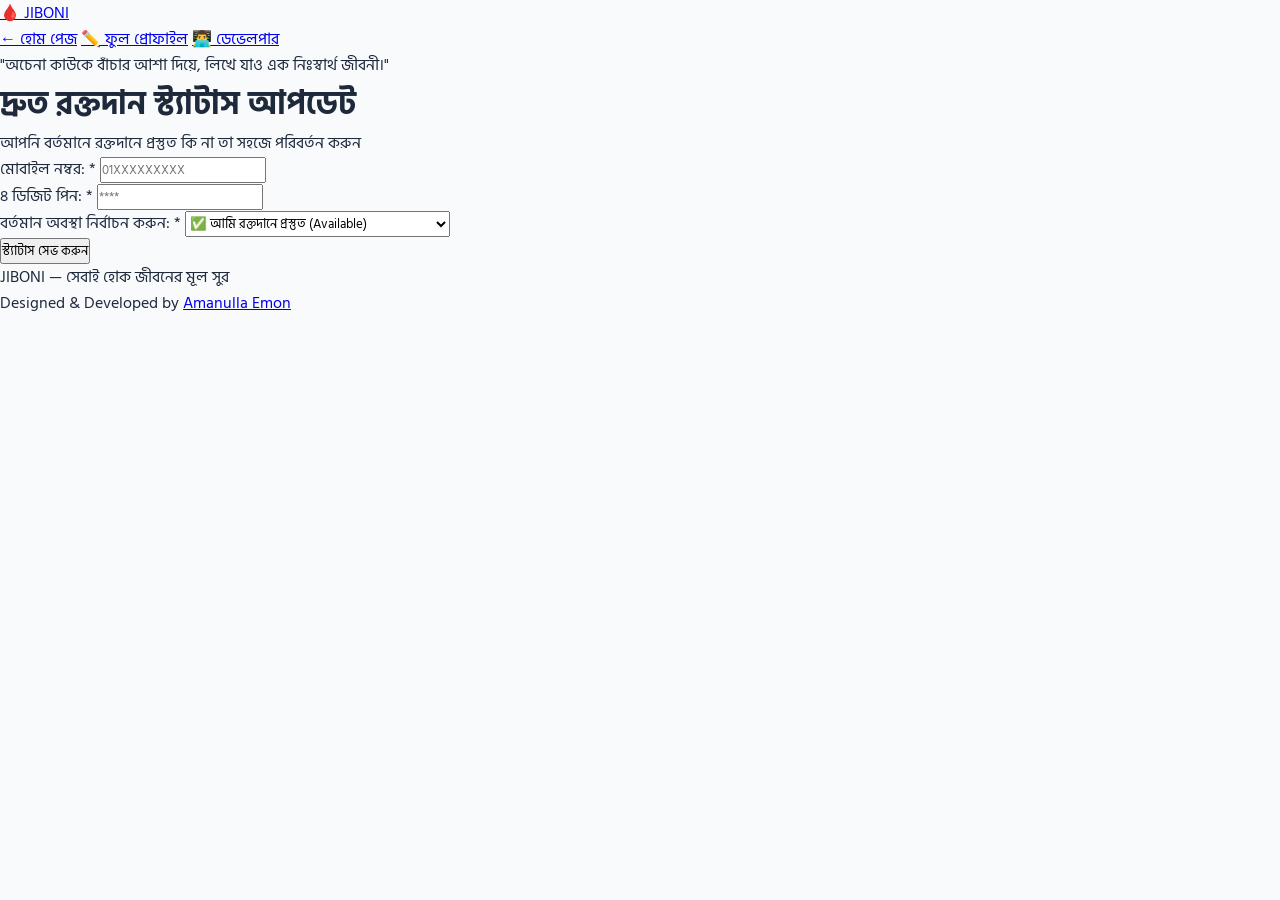
<file: update-status.html>
<!DOCTYPE html>
<html lang="bn">
<head>
  <meta charset="UTF-8" />
  <meta name="viewport" content="width=device-width, initial-scale=1.0" />
  <title>স্ট্যাটাস আপডেট - JIBONI</title>
  <link rel="stylesheet" href="style.css" />
</head>
<body>

  <!-- Header -->
  <header class="header">
    <div class="header-container">
      <div class="header-main-row">
        <a href="index.html" class="logo">
          <span class="logo-drop">🩸</span>
          <span class="logo-text">JIBONI</span>
        </a>
      </div>

      <div class="header-nav-row">
        <a href="index.html" class="nav-chip">← হোম পেজ</a>
        <a href="update-profile.html" class="nav-chip">✏️ ফুল প্রোফাইল</a>
        <a href="developer.html" class="nav-chip">👨‍💻 ডেভেলপার</a>
      </div>

      <div class="header-slogan-wrap">
        <p class="header-slogan">"অচেনা কাউকে বাঁচার আশা দিয়ে, লিখে যাও এক নিঃস্বার্থ জীবনী।"</p>
      </div>
    </div>
  </header>

  <!-- Quick Status Container -->
  <main class="container">
    <div class="card">
      <h1 class="card-title">দ্রুত রক্তদান স্ট্যাটাস আপডেট</h1>
      <p class="card-subtitle">আপনি বর্তমানে রক্তদানে প্রস্তুত কি না তা সহজে পরিবর্তন করুন</p>

      <form id="statusQuickForm" class="auth-form">
        <div class="form-group">
          <label for="statusPhone">মোবাইল নম্বর: *</label>
          <input type="tel" id="statusPhone" required placeholder="01XXXXXXXXX" class="form-control" />
        </div>

        <div class="form-group">
          <label for="statusPin">৪ ডিজিট পিন: *</label>
          <input type="password" id="statusPin" required placeholder="****" class="form-control" />
        </div>

        <div class="form-group">
          <label for="newStatus">বর্তমান অবস্থা নির্বাচন করুন: *</label>
          <select id="newStatus" required class="form-control">
            <option value="true">✅ আমি রক্তদানে প্রস্তুত (Available)</option>
            <option value="false">❌ সাময়িকভাবে রক্তদানে অনুপলব্ধ (Unavailable)</option>
          </select>
        </div>

        <button type="submit" class="btn btn-primary" id="saveQuickStatusBtn">স্ট্যাটাস সেভ করুন</button>
      </form>

      <div id="quickStatusMsg" class="status-msg" style="display:none;"></div>
    </div>
  </main>

  <!-- Footer -->
  <footer class="footer">
    <div class="footer-container">
      <p class="footer-notice">JIBONI — সেবাই হোক জীবনের মূল সুর</p>
      <p class="footer-credit">Designed & Developed by <a href="developer.html">Amanulla Emon</a></p>
    </div>
  </footer>

  <script src="app.js"></script>
</body>
</html>
</file>
<file: style.css>
/* Google Fonts / System Fallback */
@import url('https://fonts.googleapis.com/css2?family=Hind+Siliguri:wght@400;500;600;700&display=swap');

* {
  margin: 0;
  padding: 0;
  box-sizing: border-box;
  font-family: 'Hind Siliguri', -apple-system, BlinkMacSystemFont, "Segoe UI", Roboto, sans-serif;
}

body {
  background-color: #f8fafc;
  color: #1e293b;
  min-height: 100vh;
  display: flex;
  flex-direction: column;
}

/* Header Styles */
.site-header {
  background: #ffffff;
  padding: 14px 16px 12px;
  border-bottom: 1px solid #e2e8f0;
  text-align: center;
}

.header-inner {
  max-width: 480px;
  margin: 0 auto;
}

.brand-row {
  margin-bottom: 10px;
}

.brand-logo {
  display: inline-flex;
  align-items: center;
  gap: 6px;
  text-decoration: none;
}

.blood-drop {
  font-size: 1.5rem;
}

.brand-name {
  font-size: 1.6rem;
  font-weight: 800;
  color: #dc2626;
  letter-spacing: 0.5px;
}

/* Nav Action Buttons */
.nav-btn-row {
  display: flex;
  justify-content: center;
  align-items: center;
  gap: 8px;
  margin-bottom: 8px;
}

.btn-chip {
  padding: 5px 12px;
  border-radius: 20px;
  font-size: 0.8rem;
  font-weight: 700;
  text-decoration: none;
  display: inline-flex;
  align-items: center;
  gap: 4px;
  transition: opacity 0.2s ease;
}

.btn-chip:active {
  opacity: 0.8;
}

.btn-chip-red {
  background: #dc2626;
  color: #ffffff;
}

.btn-chip-blue {
  background: #eff6ff;
  color: #1d4ed8;
  border: 1px solid #bfdbfe;
}

.btn-chip-gray {
  background: #f1f5f9;
  color: #475569;
  border: 1px solid #cbd5e1;
}

.brand-slogan {
  font-size: 0.74rem;
  color: #475569;
  margin-top: 4px;
  font-style: italic;
}

/* Main Container & Filter Card */
.main-wrapper {
  flex: 1;
  max-width: 500px;
  width: 100%;
  margin: 0 auto;
  padding: 14px 14px 40px;
}

.filter-card {
  background: #ffffff;
  border: 1px solid #e2e8f0;
  border-radius: 12px;
  padding: 16px 16px 8px;
  box-shadow: 0 2px 10px rgba(0, 0, 0, 0.03);
  margin-bottom: 16px;
}

.input-field-group {
  margin-bottom: 14px;
}

.field-title {
  display: block;
  font-size: 0.82rem;
  font-weight: 700;
  color: #0f172a;
  margin-bottom: 5px;
}

.select-box,
.text-input {
  width: 100%;
  height: 42px;
  padding: 0 12px;
  background: #ffffff;
  border: 1px solid #cbd5e1;
  border-radius: 8px;
  font-size: 0.86rem;
  color: #1e293b;
  outline: none;
  transition: border-color 0.2s;
}

.select-box:focus,
.text-input:focus {
  border-color: #dc2626;
}

/* Placeholder Box (Matching old Badhan style) */
.placeholder-box {
  background: #ffffff;
  border: 1.5px dashed #cbd5e1;
  border-radius: 10px;
  padding: 24px 16px;
  text-align: center;
  margin-top: 8px;
}

.placeholder-text {
  font-size: 0.86rem;
  color: #475569;
  line-height: 1.5;
  margin: 0;
}

/* Footer Section */
.site-footer {
  background: #ffffff;
  border-top: 1px solid #e2e8f0;
  padding: 16px;
  text-align: center;
  margin-top: auto;
}

.footer-links {
  display: flex;
  justify-content: center;
  align-items: center;
  gap: 8px;
  flex-wrap: wrap;
  margin-bottom: 6px;
}

.footer-link {
  font-size: 0.82rem;
  font-weight: 600;
  color: #b91c1c;
  text-decoration: none;
}

.link-divider {
  color: #cbd5e1;
  font-size: 0.75rem;
}

.footer-warning {
  font-size: 0.72rem;
  color: #64748b;
  margin: 4px 0 6px;
}

.footer-copy {
  font-size: 0.85rem;
  font-weight: 800;
  margin-top: 4px;
}

.footer-credit-box {
  display: inline-flex;
  align-items: center;
  gap: 6px;
  background: #dc2626;
  color: #ffffff;
  padding: 6px 14px;
  border-radius: 30px;
  font-size: 0.85rem;
  font-weight: 800;
  box-shadow: 0 3px 10px rgba(220, 38, 38, 0.2);
}

.footer-name-badge {
  background: #ffffff;
  color: #dc2626;
  padding: 3px 10px;
  border-radius: 20px;
  font-weight: 800;
  text-decoration: none;
  display: inline-block;
  box-shadow: 0 2px 6px rgba(0, 0, 0, 0.08);
}
</file>
